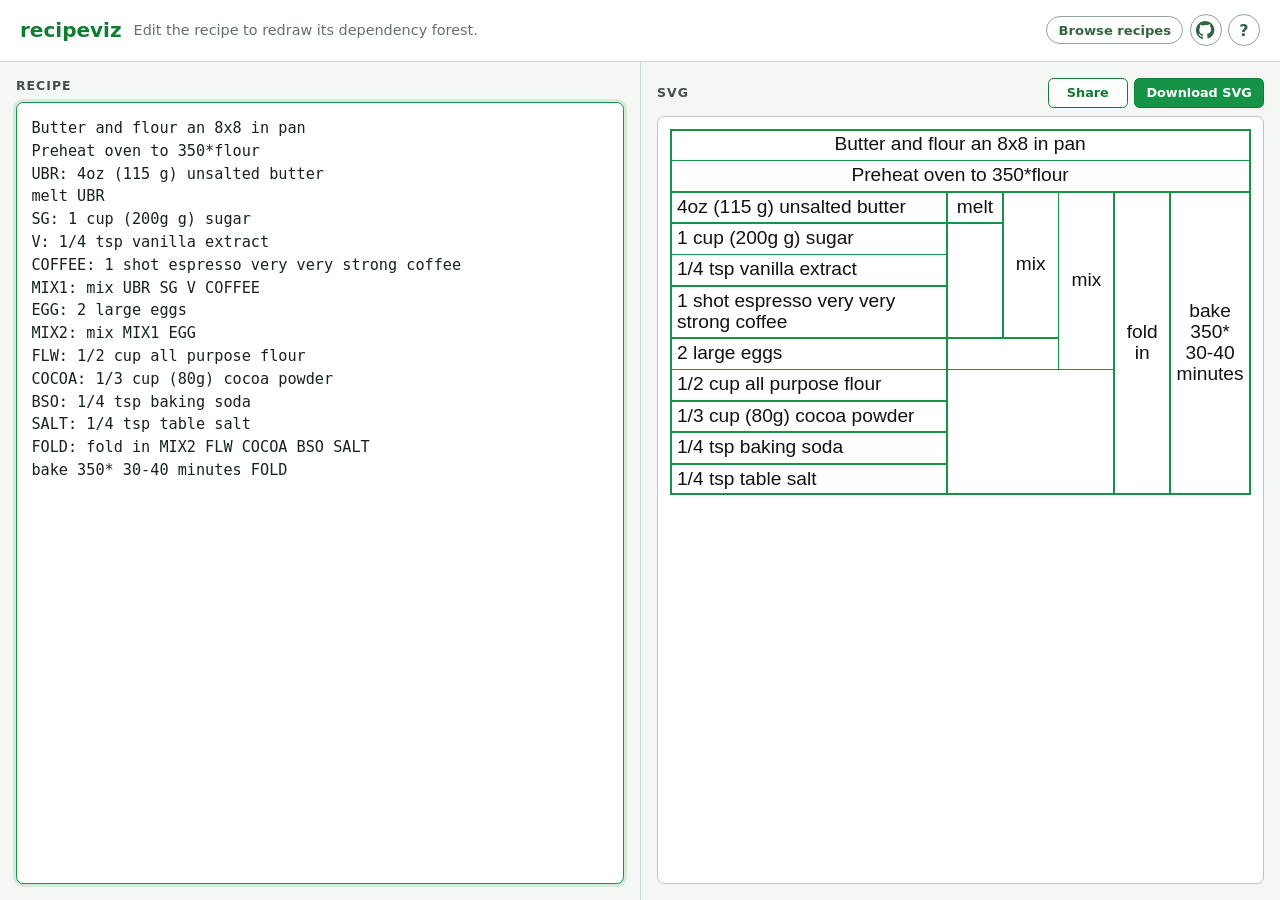
<file: docs/index.html>
<!doctype html>
<html lang="en">
<head>
  <meta charset="utf-8">
  <meta name="viewport" content="width=device-width, initial-scale=1">
  <title>recipeviz playground</title>
  <style>
    :root {
      color: #17231b;
      background: #f4f7f4;
      font-family: Inter, ui-sans-serif, system-ui, -apple-system, BlinkMacSystemFont, "Segoe UI", sans-serif;
    }

    * {
      box-sizing: border-box;
    }

    body {
      display: grid;
      grid-template-rows: auto 1fr;
      min-height: 100vh;
      margin: 0;
    }

    header {
      display: flex;
      align-items: center;
      gap: 0.75rem;
      padding: 0.9rem 1.25rem;
      border-bottom: 1px solid #cbd7cd;
      background: #fff;
    }

    h1 {
      margin: 0;
      color: #0d7d30;
      font-size: 1.25rem;
    }

    header span {
      color: #647168;
      font-size: 0.9rem;
    }

    main {
      display: grid;
      grid-template-columns: minmax(20rem, 1fr) minmax(20rem, 1fr);
      min-height: 0;
    }

    section {
      display: grid;
      grid-template-rows: auto 1fr;
      min-width: 0;
      min-height: 0;
      padding: 1rem;
    }

    section + section {
      border-left: 1px solid #cbd7cd;
    }

    label,
    .panel-title {
      margin-bottom: 0.55rem;
      color: #415048;
      font-size: 0.78rem;
      font-weight: 700;
      letter-spacing: 0.08em;
      text-transform: uppercase;
    }

    .panel-header {
      display: flex;
      align-items: center;
      justify-content: space-between;
      margin-bottom: 0.55rem;
    }

    .panel-header .panel-title {
      margin-bottom: 0;
    }

    .panel-actions {
      display: flex;
      gap: 0.4rem;
    }

    button {
      padding: 0.4rem 0.7rem;
      border: 1px solid #0d7d30;
      border-radius: 0.35rem;
      background: #159447;
      color: #fff;
      font: inherit;
      font-size: 0.8rem;
      font-weight: 650;
      cursor: pointer;
    }

    button:hover:not(:disabled) {
      background: #0d7d30;
    }

    button:focus-visible {
      outline: 3px solid rgb(21 148 71 / 25%);
      outline-offset: 2px;
    }

    button:disabled {
      border-color: #aab5ac;
      background: #c5cdc7;
      cursor: not-allowed;
    }

    .share-button {
      min-width: 5rem;
      background: #fff;
      color: #0d7d30;
    }

    .share-button:hover:not(:disabled) {
      background: #edf8f0;
    }

    .header-actions {
      display: flex;
      align-items: center;
      gap: 0.4rem;
      margin-left: auto;
    }

    .browse-link {
      padding: 0.35rem 0.7rem;
      border: 1px solid #91a397;
      border-radius: 999px;
      background: #fff;
      color: #356443;
      font-size: 0.82rem;
      font-weight: 650;
      text-decoration: none;
      white-space: nowrap;
    }

    .browse-link:hover {
      border-color: #159447;
      background: #edf8f0;
    }

    .browse-link:focus-visible {
      outline: 3px solid rgb(21 148 71 / 25%);
      outline-offset: 2px;
    }

    .github-link,
    .help-trigger {
      display: grid;
      place-items: center;
      width: 2rem;
      height: 2rem;
      padding: 0;
      border: 1px solid #91a397;
      border-radius: 50%;
      background: #fff;
      color: #356443;
      text-decoration: none;
    }

    .github-link svg {
      width: 1.15rem;
      height: 1.15rem;
      fill: currentColor;
    }

    .help-trigger {
      font-size: 1rem;
      font-weight: 800;
    }

    .github-link:hover,
    .help-trigger:hover {
      border-color: #159447;
      background: #edf8f0;
    }

    .github-link:focus-visible {
      outline: 3px solid rgb(21 148 71 / 25%);
      outline-offset: 2px;
    }

    textarea {
      width: 100%;
      min-height: 22rem;
      padding: 0.9rem;
      resize: none;
      border: 1px solid #b8c7bb;
      border-radius: 0.45rem;
      outline: none;
      background: #fff;
      color: #17231b;
      font: 0.95rem/1.5 ui-monospace, SFMono-Regular, Menlo, Monaco, Consolas, monospace;
    }

    textarea:focus {
      border-color: #159447;
      box-shadow: 0 0 0 3px rgb(21 148 71 / 14%);
    }

    .result {
      min-height: 22rem;
      overflow: auto;
      border: 1px solid #b8c7bb;
      border-radius: 0.45rem;
      background: #fff;
    }

    #output {
      display: block;
      width: 100%;
      height: auto;
      padding: 0.75rem;
      user-select: none;
    }

    #status,
    #error {
      margin: 1rem;
      padding: 0.8rem 0.9rem;
      border-radius: 0.35rem;
      white-space: pre-wrap;
    }

    #status {
      color: #647168;
      background: #eef3ef;
    }

    #error {
      color: #8d1c1c;
      background: #fff0f0;
      font-family: ui-monospace, SFMono-Regular, Menlo, Monaco, Consolas, monospace;
    }

    dialog {
      width: min(46rem, calc(100% - 2rem));
      max-height: calc(100vh - 2rem);
      padding: 0;
      overflow: auto;
      border: 0;
      border-radius: 0.75rem;
      box-shadow: 0 1.5rem 4rem rgb(24 48 31 / 25%);
      color: #17231b;
    }

    dialog::backdrop {
      background: rgb(20 35 25 / 55%);
      backdrop-filter: blur(2px);
    }

    .help-heading {
      display: grid;
      grid-template-columns: 1fr auto;
      gap: 0.25rem 1rem;
      padding: 1.1rem 1.2rem 0.9rem;
      border-bottom: 1px solid #dce5de;
      background: #f8fbf8;
    }

    .help-heading h2 {
      margin: 0;
      color: #155f2e;
      font-size: 1.2rem;
    }

    .help-heading p {
      grid-column: 1;
      margin: 0;
      color: #647168;
      font-size: 0.9rem;
    }

    .help-close {
      grid-column: 2;
      grid-row: 1 / span 2;
      align-self: start;
      width: 2rem;
      height: 2rem;
      padding: 0;
      border-color: transparent;
      border-radius: 50%;
      background: transparent;
      color: #647168;
      font-size: 1.35rem;
      line-height: 1;
    }

    .help-close:hover {
      background: #e8efe9;
      color: #17231b;
    }

    .help-grid {
      display: grid;
      grid-template-columns: 1fr 1fr;
      gap: 0.8rem;
      padding: 1rem 1.2rem;
    }

    .help-card {
      min-width: 0;
      padding: 0.9rem;
      border: 1px solid #d6e0d8;
      border-radius: 0.55rem;
      background: #fff;
    }

    .help-card h3 {
      margin: 0 0 0.7rem;
      color: #34443a;
      font-size: 0.78rem;
      letter-spacing: 0.08em;
      text-transform: uppercase;
    }

    .mini-tree {
      display: grid;
      grid-template-columns: minmax(4.5rem, 1fr) repeat(3, minmax(2.75rem, 3.35rem));
      grid-template-rows: repeat(3, 2.45rem);
      margin-bottom: 0.7rem;
      font-size: 0.78rem;
      font-weight: 700;
      text-align: center;
    }

    .mini-cell {
      display: grid;
      place-items: center;
      margin: -1px 0 0 -1px;
      border: 2px solid #159447;
    }

    .mini-source {
      justify-items: start;
      padding-left: 0.55rem;
      background: #eaf3ff;
      color: #255383;
    }

    .mini-action {
      background: #fff4d8;
      color: #76530a;
    }

    .mini-final {
      background: #e5f6e9;
      color: #155f2e;
    }

    .mini-wire {
      align-self: end;
      height: 2px;
      margin-bottom: -1px;
      background: #159447;
    }

    .mini-butter { grid-area: 1 / 1; }
    .mini-melt { grid-area: 1 / 2; }
    .mini-sugar { grid-area: 2 / 1; }
    .mini-sugar-wire { grid-area: 2 / 2; }
    .mini-mix { grid-area: 1 / 3 / 3 / 4; }
    .mini-flour { grid-area: 3 / 1; }
    .mini-flour-wire { grid-area: 3 / 2 / 4 / 4; }
    .mini-fold { grid-area: 1 / 4 / 4 / 5; }

    .help-card p {
      margin: 0;
      color: #56635b;
      font-size: 0.84rem;
      line-height: 1.4;
    }

    .syntax {
      display: grid;
      gap: 0.35rem;
      margin-bottom: 0.7rem;
      padding: 0.7rem;
      overflow-x: auto;
      border-radius: 0.4rem;
      background: #17231b;
      color: #edf4ee;
      font: 0.78rem/1.4 ui-monospace, SFMono-Regular, Menlo, Monaco, Consolas, monospace;
      white-space: nowrap;
    }

    .token-result {
      color: #d9b8ff;
      font-weight: 700;
    }

    .token-input {
      color: #ffcb7b;
      font-weight: 700;
    }

    .syntax-key {
      display: grid;
      gap: 0.35rem;
      color: #56635b;
      font-size: 0.8rem;
      line-height: 1.3;
    }

    .syntax-key b {
      display: inline-block;
      min-width: 4.6rem;
    }

    .syntax-key .token-result {
      color: #74419e;
    }

    .syntax-key .token-input {
      color: #9b5b00;
    }

    .help-rules {
      display: flex;
      flex-wrap: wrap;
      gap: 0.4rem;
      padding: 0 1.2rem 1rem;
    }

    .help-rule {
      padding: 0.35rem 0.55rem;
      border-radius: 999px;
      background: #edf3ee;
      color: #48564d;
      font-size: 0.76rem;
      font-weight: 650;
    }

    .help-note {
      margin: 0 1.2rem 1.2rem;
      padding: 0.65rem 0.75rem;
      border-left: 3px solid #d59124;
      border-radius: 0 0.35rem 0.35rem 0;
      background: #fff8e7;
      color: #66501f;
      font-size: 0.8rem;
      line-height: 1.35;
    }

    [hidden] {
      display: none !important;
    }

    @media (max-width: 640px) {
      header span {
        display: none;
      }
    }

    @media (max-width: 760px) {
      main {
        grid-template-columns: 1fr;
      }

      section + section {
        border-top: 1px solid #cbd7cd;
        border-left: 0;
      }

      textarea {
        resize: vertical;
      }

      .help-grid {
        grid-template-columns: 1fr;
      }
    }
  </style>
</head>
<body>
  <header>
    <h1>recipeviz</h1>
    <span>Edit the recipe to redraw its dependency forest.</span>
    <div class="header-actions">
      <a class="browse-link" href="browse.html">Browse recipes</a>
      <a class="github-link" href="https://github.com/hherman1/recipeviz" target="_blank" rel="noreferrer" aria-label="recipeviz on GitHub" title="View recipeviz on GitHub">
        <svg viewBox="0 0 16 16" aria-hidden="true">
          <path d="M8 0C3.58 0 0 3.58 0 8c0 3.54 2.29 6.53 5.47 7.59.4.07.55-.17.55-.38 0-.19-.01-.82-.01-1.49-2.01.37-2.53-.49-2.69-.94-.09-.23-.48-.94-.82-1.13-.28-.15-.68-.52-.01-.53.63-.01 1.08.58 1.23.82.72 1.21 1.87.87 2.33.66.07-.52.28-.87.51-1.07-1.78-.2-3.64-.89-3.64-3.95 0-.87.31-1.59.82-2.15-.08-.2-.36-1.02.08-2.12 0 0 .67-.21 2.2.82A7.5 7.5 0 0 1 8 3.5c.68 0 1.36.09 2 .27 1.53-1.04 2.2-.82 2.2-.82.44 1.1.16 1.92.08 2.12.51.56.82 1.27.82 2.15 0 3.07-1.87 3.75-3.65 3.95.29.25.54.73.54 1.48 0 1.07-.01 1.93-.01 2.2 0 .21.15.46.55.38A8.013 8.013 0 0 0 16 8c0-4.42-3.58-8-8-8Z"/>
        </svg>
      </a>
      <button class="help-trigger" id="help-open" type="button" aria-label="How recipeviz works">?</button>
    </div>
  </header>
  <main>
    <section>
      <label for="source">Recipe</label>
      <textarea id="source" spellcheck="false">Butter and flour an 8x8 in pan
Preheat oven to 350*flour
UBR: 4oz (115 g) unsalted butter
melt UBR
SG: 1 cup (200g g) sugar
V: 1/4 tsp vanilla extract
COFFEE: 1 shot espresso very very strong coffee
MIX1: mix UBR SG V COFFEE
EGG: 2 large eggs
MIX2: mix MIX1 EGG
FLW: 1/2 cup all purpose flour
COCOA: 1/3 cup (80g) cocoa powder
BSO: 1/4 tsp baking soda
SALT: 1/4 tsp table salt
FOLD: fold in MIX2 FLW COCOA BSO SALT
bake 350* 30-40 minutes FOLD</textarea>
    </section>
    <section>
      <div class="panel-header">
        <div class="panel-title">SVG</div>
        <div class="panel-actions">
          <button class="share-button" id="share" type="button" aria-live="polite">Share</button>
          <button id="download" type="button" disabled>Download SVG</button>
        </div>
      </div>
      <div class="result" aria-live="polite">
        <div id="status">Loading renderer…</div>
        <div id="error" role="alert" hidden></div>
        <img id="output" alt="Rendered recipe dependency diagram" hidden>
      </div>
    </section>
  </main>
  <dialog id="help" aria-labelledby="help-title" aria-describedby="help-summary">
    <div class="help-heading">
      <h2 id="help-title">How recipeviz works</h2>
      <p id="help-summary">Write steps as lines. Their results flow from left to right.</p>
      <button class="help-close" id="help-close" type="button" aria-label="Close help">&times;</button>
    </div>
    <div class="help-grid">
      <div class="help-card">
        <h3>Read the image</h3>
        <div class="mini-tree" role="img" aria-label="Butter is melted, mixed with sugar, then folded with flour">
          <div class="mini-cell mini-source mini-butter">butter</div>
          <div class="mini-cell mini-action mini-melt">melt</div>
          <div class="mini-cell mini-source mini-sugar">sugar</div>
          <div class="mini-wire mini-sugar-wire"></div>
          <div class="mini-cell mini-action mini-mix">mix</div>
          <div class="mini-cell mini-source mini-flour">flour</div>
          <div class="mini-wire mini-flour-wire"></div>
          <div class="mini-cell mini-final mini-fold">fold</div>
        </div>
        <p>Start on the left. Each tall action groups the rows inside its green outline; keep moving right to reach the finished step.</p>
      </div>
      <div class="help-card">
        <h3>Write a .recipe</h3>
        <div class="syntax" aria-label="Annotated recipe example">
          <code><span class="token-result">BUTTER:</span> 4 oz butter</code>
          <code>melt <span class="token-input">BUTTER</span></code>
          <code><span class="token-result">SUGAR:</span> 1 cup sugar</code>
          <code><span class="token-result">BATTER:</span> mix <span class="token-input">BUTTER SUGAR</span></code>
        </div>
        <div class="syntax-key">
          <span><b class="token-result">NAME:</b> names this line's result</span>
          <span><b class="token-input">NAME …</b> ending names are inputs</span>
          <span><b>other text</b> describes what you do</span>
        </div>
      </div>
    </div>
    <div class="help-rules" aria-label="Recipe rules">
      <span class="help-rule">One nonblank line = one step</span>
      <span class="help-rule">Names: letters + numbers only</span>
      <span class="help-rule">A result feeds at most one later step</span>
      <span class="help-rule">No cycles</span>
    </div>
    <p class="help-note"><strong>Shortcut:</strong> <code>melt BUTTER</code> has one input and no new name, so later <code>BUTTER</code> means the melted result.</p>
  </dialog>
  <script src="wasm_exec.js"></script>
  <script type="module">
    const source = document.querySelector("#source");
    const status = document.querySelector("#status");
    const error = document.querySelector("#error");
    const output = document.querySelector("#output");
    const download = document.querySelector("#download");
    const share = document.querySelector("#share");
    const help = document.querySelector("#help");
    const helpOpen = document.querySelector("#help-open");
    const helpClose = document.querySelector("#help-close");
    let currentImageURL = "";
    let shareRevision = 0;
    let shareFeedbackTimer;

    helpOpen.addEventListener("click", () => help.showModal());
    helpClose.addEventListener("click", () => help.close());
    help.addEventListener("click", event => {
      if (event.target !== help) {
        return;
      }
      const bounds = help.getBoundingClientRect();
      if (
        event.clientX < bounds.left ||
        event.clientX > bounds.right ||
        event.clientY < bounds.top ||
        event.clientY > bounds.bottom
      ) {
        help.close();
      }
    });

    async function encodeRecipe(value) {
      const compressed = new Uint8Array(await new Response(
        new Blob([value]).stream().pipeThrough(new CompressionStream("gzip")),
      ).arrayBuffer());
      let binary = "";
      for (let offset = 0; offset < compressed.length; offset += 0x8000) {
        binary += String.fromCharCode(...compressed.subarray(offset, offset + 0x8000));
      }
      return btoa(binary).replaceAll("+", "-").replaceAll("/", "_").replace(/=+$/, "");
    }

    async function decodeRecipe(value) {
      const base64 = value.replaceAll("-", "+").replaceAll("_", "/");
      const binary = atob(base64 + "=".repeat((4 - base64.length % 4) % 4));
      const compressed = Uint8Array.from(binary, character => character.charCodeAt(0));
      const decompressed = new Blob([compressed]).stream().pipeThrough(new DecompressionStream("gzip"));
      return new Response(decompressed).text();
    }

    async function updateShareURL() {
      const revision = ++shareRevision;
      try {
        const encoded = await encodeRecipe(source.value);
        if (revision !== shareRevision) {
          return;
        }
        const url = new URL(location.href);
        url.searchParams.set("recipe", encoded);
        history.replaceState(null, "", url);
      } catch (cause) {
        console.error("Could not update the share URL", cause);
      }
    }

    function showError(message) {
      if (currentImageURL) {
        URL.revokeObjectURL(currentImageURL);
        currentImageURL = "";
        output.removeAttribute("src");
      }
      download.disabled = true;
      status.hidden = true;
      output.hidden = true;
      error.textContent = message;
      error.hidden = false;
    }

    function render() {
      try {
        const result = globalThis.recipevizRender(source.value);
        if (result.error) {
          showError(result.error);
          return;
        }
        error.hidden = true;
        status.hidden = true;
        const nextImageURL = URL.createObjectURL(new Blob([result.svg], { type: "image/svg+xml;charset=utf-8" }));
        if (currentImageURL) {
          URL.revokeObjectURL(currentImageURL);
        }
        currentImageURL = nextImageURL;
        download.disabled = false;
        output.src = currentImageURL;
        output.hidden = false;
      } catch (cause) {
        showError(cause instanceof Error ? cause.message : String(cause));
      }
    }

    download.addEventListener("click", () => {
      if (!currentImageURL) {
        return;
      }
      const link = document.createElement("a");
      link.href = currentImageURL;
      link.download = "recipe.svg";
      document.body.append(link);
      link.click();
      link.remove();
    });
    share.addEventListener("click", async () => {
      clearTimeout(shareFeedbackTimer);
      try {
        await navigator.clipboard.writeText(location.href);
        share.textContent = "Copied!";
      } catch (cause) {
        share.textContent = "Copy failed";
        console.error("Could not copy the share URL", cause);
      }
      shareFeedbackTimer = setTimeout(() => {
        share.textContent = "Share";
      }, 1600);
    });

    let sharedRecipeError = "";
    const sharedRecipe = new URL(location.href).searchParams.get("recipe");
    if (sharedRecipe !== null) {
      try {
        source.value = await decodeRecipe(sharedRecipe);
      } catch (cause) {
        sharedRecipeError = `Invalid shared recipe: ${cause instanceof Error ? cause.message : String(cause)}`;
      }
    }
    try {
      const go = new Go();
      const response = await fetch("recipeviz.wasm");
      if (!response.ok) {
        throw new Error(`Loading recipeviz.wasm failed: ${response.status} ${response.statusText}`);
      }
      const { instance } = await WebAssembly.instantiate(await response.arrayBuffer(), go.importObject);
      void go.run(instance);
      for (let attempt = 0; typeof globalThis.recipevizRender !== "function" && attempt < 100; attempt++) {
        await new Promise(resolve => requestAnimationFrame(resolve));
      }
      if (typeof globalThis.recipevizRender !== "function") {
        throw new Error("The WebAssembly renderer did not start.");
      }
      source.addEventListener("input", () => {
        clearTimeout(shareFeedbackTimer);
        share.textContent = "Share";
        render();
        void updateShareURL();
      });
      if (sharedRecipeError) {
        showError(sharedRecipeError);
      } else {
        render();
      }
      source.focus();
    } catch (cause) {
      showError(cause instanceof Error ? cause.message : String(cause));
    }
  </script>
</body>
</html>
</file>
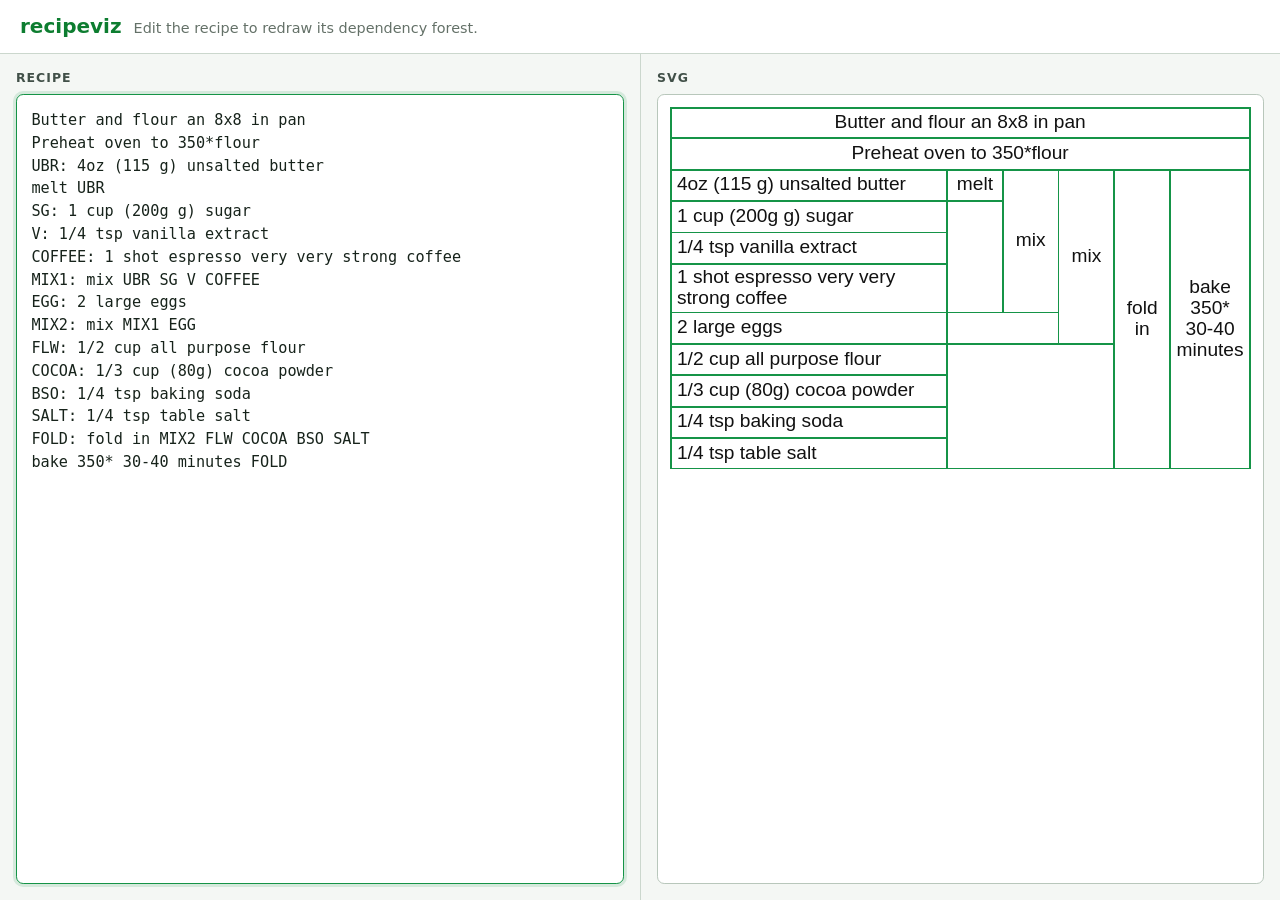
<file: interactive/index.html>
<!doctype html>
<html lang="en">
<head>
  <meta charset="utf-8">
  <meta name="viewport" content="width=device-width, initial-scale=1">
  <title>recipeviz playground</title>
  <style>
    :root {
      color: #17231b;
      background: #f4f7f4;
      font-family: Inter, ui-sans-serif, system-ui, -apple-system, BlinkMacSystemFont, "Segoe UI", sans-serif;
    }

    * {
      box-sizing: border-box;
    }

    body {
      display: grid;
      grid-template-rows: auto 1fr;
      min-height: 100vh;
      margin: 0;
    }

    header {
      display: flex;
      align-items: baseline;
      gap: 0.75rem;
      padding: 0.9rem 1.25rem;
      border-bottom: 1px solid #cbd7cd;
      background: #fff;
    }

    h1 {
      margin: 0;
      color: #0d7d30;
      font-size: 1.25rem;
    }

    header span {
      color: #647168;
      font-size: 0.9rem;
    }

    main {
      display: grid;
      grid-template-columns: minmax(20rem, 1fr) minmax(20rem, 1fr);
      min-height: 0;
    }

    section {
      display: grid;
      grid-template-rows: auto 1fr;
      min-width: 0;
      min-height: 0;
      padding: 1rem;
    }

    section + section {
      border-left: 1px solid #cbd7cd;
    }

    label,
    .panel-title {
      margin-bottom: 0.55rem;
      color: #415048;
      font-size: 0.78rem;
      font-weight: 700;
      letter-spacing: 0.08em;
      text-transform: uppercase;
    }

    textarea {
      width: 100%;
      min-height: 22rem;
      padding: 0.9rem;
      resize: none;
      border: 1px solid #b8c7bb;
      border-radius: 0.45rem;
      outline: none;
      background: #fff;
      color: #17231b;
      font: 0.95rem/1.5 ui-monospace, SFMono-Regular, Menlo, Monaco, Consolas, monospace;
    }

    textarea:focus {
      border-color: #159447;
      box-shadow: 0 0 0 3px rgb(21 148 71 / 14%);
    }

    .result {
      min-height: 22rem;
      overflow: auto;
      border: 1px solid #b8c7bb;
      border-radius: 0.45rem;
      background: #fff;
    }

    #output {
      min-width: min-content;
      padding: 0.75rem;
    }

    #output svg {
      display: block;
      width: 100%;
      height: auto;
    }

    #status,
    #error {
      margin: 1rem;
      padding: 0.8rem 0.9rem;
      border-radius: 0.35rem;
      white-space: pre-wrap;
    }

    #status {
      color: #647168;
      background: #eef3ef;
    }

    #error {
      color: #8d1c1c;
      background: #fff0f0;
      font-family: ui-monospace, SFMono-Regular, Menlo, Monaco, Consolas, monospace;
    }

    [hidden] {
      display: none !important;
    }

    @media (max-width: 760px) {
      main {
        grid-template-columns: 1fr;
      }

      section + section {
        border-top: 1px solid #cbd7cd;
        border-left: 0;
      }

      textarea {
        resize: vertical;
      }
    }
  </style>
</head>
<body>
  <header>
    <h1>recipeviz</h1>
    <span>Edit the recipe to redraw its dependency forest.</span>
  </header>
  <main>
    <section>
      <label for="source">Recipe</label>
      <textarea id="source" spellcheck="false">Butter and flour an 8x8 in pan
Preheat oven to 350*flour
UBR: 4oz (115 g) unsalted butter
melt UBR
SG: 1 cup (200g g) sugar
V: 1/4 tsp vanilla extract
COFFEE: 1 shot espresso very very strong coffee
MIX1: mix UBR SG V COFFEE
EGG: 2 large eggs
MIX2: mix MIX1 EGG
FLW: 1/2 cup all purpose flour
COCOA: 1/3 cup (80g) cocoa powder
BSO: 1/4 tsp baking soda
SALT: 1/4 tsp table salt
FOLD: fold in MIX2 FLW COCOA BSO SALT
bake 350* 30-40 minutes FOLD</textarea>
    </section>
    <section>
      <div class="panel-title">SVG</div>
      <div class="result" aria-live="polite">
        <div id="status">Loading renderer…</div>
        <div id="error" role="alert" hidden></div>
        <div id="output" hidden></div>
      </div>
    </section>
  </main>
  <script src="wasm_exec.js"></script>
  <script type="module">
    const source = document.querySelector("#source");
    const status = document.querySelector("#status");
    const error = document.querySelector("#error");
    const output = document.querySelector("#output");

    function showError(message) {
      status.hidden = true;
      output.hidden = true;
      error.textContent = message;
      error.hidden = false;
    }

    function render() {
      try {
        const result = globalThis.recipevizRender(source.value);
        if (result.error) {
          showError(result.error);
          return;
        }
        error.hidden = true;
        status.hidden = true;
        output.innerHTML = result.svg;
        output.hidden = false;
      } catch (cause) {
        showError(cause instanceof Error ? cause.message : String(cause));
      }
    }

    source.addEventListener("input", render);

    try {
      const go = new Go();
      const response = await fetch("recipeviz.wasm");
      if (!response.ok) {
        throw new Error(`Loading recipeviz.wasm failed: ${response.status} ${response.statusText}`);
      }
      const { instance } = await WebAssembly.instantiate(await response.arrayBuffer(), go.importObject);
      void go.run(instance);
      for (let attempt = 0; typeof globalThis.recipevizRender !== "function" && attempt < 100; attempt++) {
        await new Promise(resolve => requestAnimationFrame(resolve));
      }
      if (typeof globalThis.recipevizRender !== "function") {
        throw new Error("The WebAssembly renderer did not start.");
      }
      render();
      source.focus();
    } catch (cause) {
      showError(cause instanceof Error ? cause.message : String(cause));
    }
  </script>
</body>
</html>
</file>
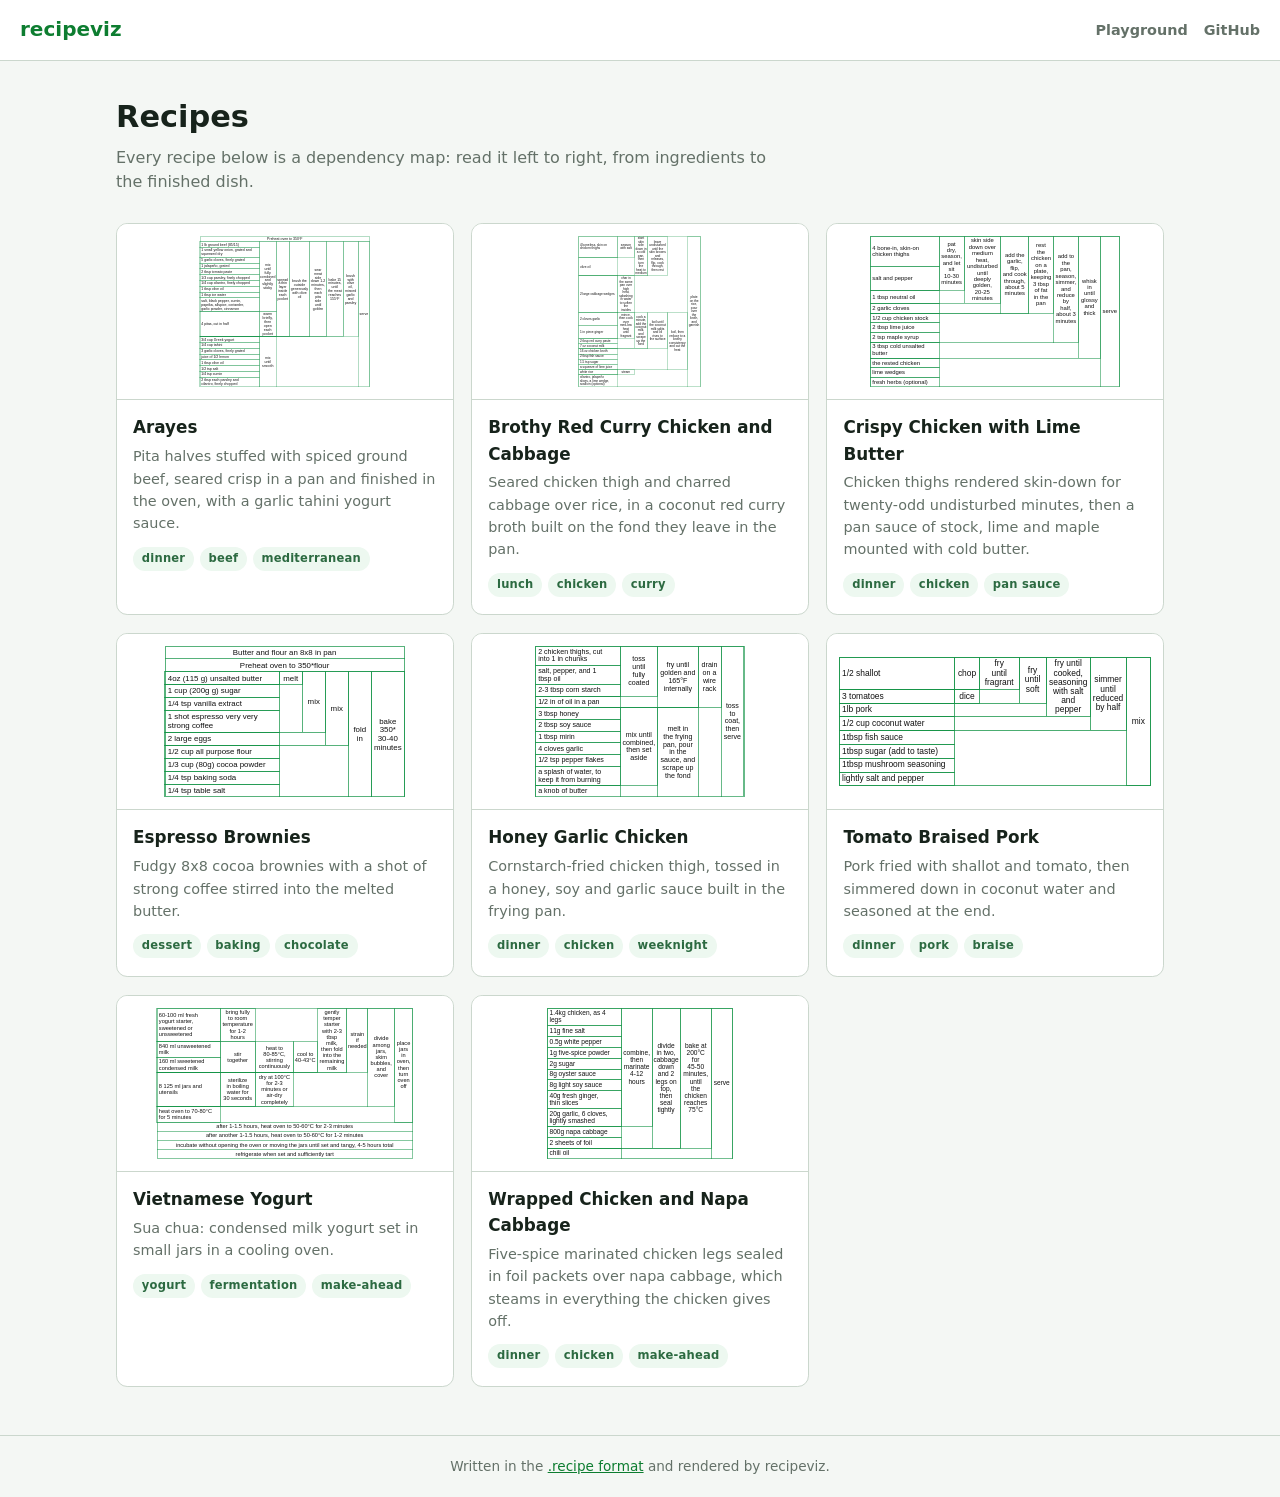
<file: docs/browse.html>
<!doctype html>
<html lang="en">
<head>
  <meta charset="utf-8">
  <meta name="viewport" content="width=device-width, initial-scale=1">
  <title>Browse recipes · recipeviz</title>
  <meta name="description" content="Recipes rendered as recipeviz dependency diagrams.">
  <link rel="stylesheet" href="site.css">
</head>
<body>
  <header class="site-header">
    <a class="brand" href="index.html">recipeviz</a>
    <nav class="site-nav">
      <a href="index.html">Playground</a>
      <a href="https://github.com/hherman1/recipeviz">GitHub</a>
    </nav>
  </header>
  <main class="browse">
    <div class="lede">
      <h1>Recipes</h1>
      <p>Every recipe below is a dependency map: read it left to right, from ingredients to the finished dish.</p>
    </div>
    <ul class="cards">
      <li>
        <a class="card" href="recipes/arayes.html">
          <div class="card-diagram"><svg xmlns="http://www.w3.org/2000/svg" viewBox="0 0 1052 936"><rect width="1052" height="936" fill="#fff"/><g fill="none" stroke="#159447" stroke-width="2" shape-rendering="crispEdges"><rect x="1" y="1" width="1050" height="934"/><line x1="0" y1="36" x2="1052" y2="36"/><rect x="0" y="36" width="368" height="36"/><rect x="0" y="72" width="368" height="60"/><rect x="0" y="132" width="368" height="36"/><rect x="0" y="168" width="368" height="36"/><rect x="0" y="204" width="368" height="36"/><rect x="0" y="240" width="368" height="36"/><rect x="0" y="276" width="368" height="36"/><rect x="0" y="312" width="368" height="36"/><rect x="0" y="348" width="368" height="36"/><rect x="0" y="384" width="368" height="84"/><rect x="368" y="36" width="104" height="432"/><line x1="0" y1="468" x2="368" y2="468"/><rect x="0" y="468" width="368" height="156"/><rect x="368" y="468" width="104" height="156"/><line x1="0" y1="624" x2="368" y2="624"/><rect x="472" y="36" width="82" height="588"/><line x1="0" y1="624" x2="472" y2="624"/><rect x="554" y="36" width="126" height="588"/><line x1="0" y1="624" x2="554" y2="624"/><rect x="680" y="36" width="104" height="588"/><line x1="0" y1="624" x2="680" y2="624"/><rect x="784" y="36" width="104" height="588"/><line x1="0" y1="624" x2="784" y2="624"/><rect x="888" y="36" width="93" height="588"/><line x1="0" y1="624" x2="888" y2="624"/><rect x="0" y="624" width="368" height="36"/><rect x="0" y="660" width="368" height="36"/><rect x="0" y="696" width="368" height="36"/><rect x="0" y="732" width="368" height="36"/><rect x="0" y="768" width="368" height="36"/><rect x="0" y="804" width="368" height="36"/><rect x="0" y="840" width="368" height="36"/><rect x="0" y="876" width="368" height="60"/><rect x="368" y="624" width="104" height="312"/><line x1="0" y1="936" x2="368" y2="936"/><rect x="981" y="36" width="71" height="900"/></g><g fill="#111" font-family="Arial, sans-serif" font-size="22"><text x="526" y="24" text-anchor="middle"><tspan x="526">Preheat oven to 350°F</tspan></text><text x="8" y="60" text-anchor="start"><tspan x="8">1 lb ground beef (85/15)</tspan></text><text x="8" y="96" text-anchor="start"><tspan x="8">1 small yellow onion, grated and</tspan><tspan x="8" dy="24">squeezed dry</tspan></text><text x="8" y="156" text-anchor="start"><tspan x="8">5 garlic cloves, finely grated</tspan></text><text x="8" y="192" text-anchor="start"><tspan x="8">1 jalapeño, grated</tspan></text><text x="8" y="228" text-anchor="start"><tspan x="8">2 tbsp tomato paste</tspan></text><text x="8" y="264" text-anchor="start"><tspan x="8">1/3 cup parsley, finely chopped</tspan></text><text x="8" y="300" text-anchor="start"><tspan x="8">1/4 cup cilantro, finely chopped</tspan></text><text x="8" y="336" text-anchor="start"><tspan x="8">1 tbsp olive oil</tspan></text><text x="8" y="372" text-anchor="start"><tspan x="8">1 tbsp ice water</tspan></text><text x="8" y="408" text-anchor="start"><tspan x="8">salt, black pepper, cumin,</tspan><tspan x="8" dy="24">paprika, allspice, coriander,</tspan><tspan x="8" dy="24">garlic powder, cinnamon</tspan></text><text x="420" y="186" text-anchor="middle"><tspan x="420">mix</tspan><tspan x="420" dy="24">until</tspan><tspan x="420" dy="24">fully</tspan><tspan x="420" dy="24">combined</tspan><tspan x="420" dy="24">and</tspan><tspan x="420" dy="24">slightly</tspan><tspan x="420" dy="24">sticky</tspan></text><text x="8" y="552" text-anchor="start"><tspan x="8">4 pitas, cut in half</tspan></text><text x="420" y="492" text-anchor="middle"><tspan x="420">warm</tspan><tspan x="420" dy="24">briefly,</tspan><tspan x="420" dy="24">then</tspan><tspan x="420" dy="24">open</tspan><tspan x="420" dy="24">each</tspan><tspan x="420" dy="24">pocket</tspan></text><text x="513" y="276" text-anchor="middle"><tspan x="513">spread</tspan><tspan x="513" dy="24">a thin</tspan><tspan x="513" dy="24">layer</tspan><tspan x="513" dy="24">inside</tspan><tspan x="513" dy="24">each</tspan><tspan x="513" dy="24">pocket</tspan></text><text x="617" y="288" text-anchor="middle"><tspan x="617">brush the</tspan><tspan x="617" dy="24">outside</tspan><tspan x="617" dy="24">generously</tspan><tspan x="617" dy="24">with olive</tspan><tspan x="617" dy="24">oil</tspan></text><text x="732" y="216" text-anchor="middle"><tspan x="732">sear</tspan><tspan x="732" dy="24">meat</tspan><tspan x="732" dy="24">side</tspan><tspan x="732" dy="24">down 1-2</tspan><tspan x="732" dy="24">minutes,</tspan><tspan x="732" dy="24">then</tspan><tspan x="732" dy="24">each</tspan><tspan x="732" dy="24">pita</tspan><tspan x="732" dy="24">side</tspan><tspan x="732" dy="24">until</tspan><tspan x="732" dy="24">golden</tspan></text><text x="836" y="276" text-anchor="middle"><tspan x="836">bake 15</tspan><tspan x="836" dy="24">minutes,</tspan><tspan x="836" dy="24">until</tspan><tspan x="836" dy="24">the meat</tspan><tspan x="836" dy="24">reaches</tspan><tspan x="836" dy="24">155°F</tspan></text><text x="934" y="252" text-anchor="middle"><tspan x="934">brush</tspan><tspan x="934" dy="24">with</tspan><tspan x="934" dy="24">olive</tspan><tspan x="934" dy="24">oil,</tspan><tspan x="934" dy="24">minced</tspan><tspan x="934" dy="24">garlic</tspan><tspan x="934" dy="24">and</tspan><tspan x="934" dy="24">parsley</tspan></text><text x="8" y="648" text-anchor="start"><tspan x="8">3/4 cup Greek yogurt</tspan></text><text x="8" y="684" text-anchor="start"><tspan x="8">1/4 cup tahini</tspan></text><text x="8" y="720" text-anchor="start"><tspan x="8">3 garlic cloves, finely grated</tspan></text><text x="8" y="756" text-anchor="start"><tspan x="8">juice of 1/2 lemon</tspan></text><text x="8" y="792" text-anchor="start"><tspan x="8">1 tbsp olive oil</tspan></text><text x="8" y="828" text-anchor="start"><tspan x="8">1/2 tsp salt</tspan></text><text x="8" y="864" text-anchor="start"><tspan x="8">1/4 tsp cumin</tspan></text><text x="8" y="900" text-anchor="start"><tspan x="8">2 tbsp each parsley and</tspan><tspan x="8" dy="24">cilantro, finely chopped</tspan></text><text x="420" y="762" text-anchor="middle"><tspan x="420">mix</tspan><tspan x="420" dy="24">until</tspan><tspan x="420" dy="24">smooth</tspan></text><text x="1016" y="492" text-anchor="middle"><tspan x="1016">serve</tspan></text></g></svg></div>
          <div class="card-text">
            <h2>Arayes</h2>
            <p>Pita halves stuffed with spiced ground beef, seared crisp in a pan and finished in the oven, with a garlic tahini yogurt sauce.</p>
            <ul class="tags">
              <li>dinner</li>
              <li>beef</li>
              <li>mediterranean</li>
            </ul>
          </div>
        </a>
      </li>
      <li>
        <a class="card" href="recipes/brothy-red-curry-chicken-and-cabbage.html">
          <div class="card-diagram"><svg xmlns="http://www.w3.org/2000/svg" viewBox="0 0 844 1044"><rect width="844" height="1044" fill="#fff"/><g fill="none" stroke="#159447" stroke-width="2" shape-rendering="crispEdges"><rect x="1" y="1" width="842" height="1042"/><rect x="0" y="0" width="269" height="150"/><rect x="269" y="0" width="115" height="150"/><line x1="0" y1="150" x2="269" y2="150"/><rect x="0" y="150" width="269" height="126"/><rect x="384" y="0" width="93" height="276"/><line x1="0" y1="276" x2="384" y2="276"/><rect x="477" y="0" width="137" height="276"/><line x1="0" y1="276" x2="477" y2="276"/><rect x="0" y="276" width="269" height="252"/><rect x="269" y="276" width="115" height="252"/><line x1="0" y1="528" x2="269" y2="528"/><rect x="0" y="528" width="269" height="90"/><rect x="0" y="618" width="269" height="90"/><rect x="269" y="528" width="115" height="180"/><line x1="0" y1="708" x2="269" y2="708"/><rect x="0" y="708" width="269" height="36"/><rect x="0" y="744" width="269" height="36"/><rect x="384" y="528" width="93" height="252"/><line x1="0" y1="780" x2="384" y2="780"/><rect x="477" y="528" width="137" height="252"/><line x1="0" y1="780" x2="477" y2="780"/><rect x="0" y="780" width="269" height="36"/><rect x="0" y="816" width="269" height="36"/><rect x="0" y="852" width="269" height="36"/><rect x="0" y="888" width="269" height="36"/><rect x="614" y="528" width="137" height="396"/><line x1="0" y1="924" x2="614" y2="924"/><rect x="0" y="924" width="269" height="36"/><rect x="269" y="924" width="115" height="36"/><line x1="0" y1="960" x2="269" y2="960"/><rect x="0" y="960" width="269" height="84"/><rect x="751" y="0" width="93" height="1044"/></g><g fill="#111" font-family="Arial, sans-serif" font-size="22"><text x="8" y="69" text-anchor="start"><tspan x="8">4 boneless, skin on</tspan><tspan x="8" dy="24">chicken thighs</tspan></text><text x="326" y="69" text-anchor="middle"><tspan x="326">season</tspan><tspan x="326" dy="24">with salt</tspan></text><text x="8" y="219" text-anchor="start"><tspan x="8">olive oil</tspan></text><text x="430" y="24" text-anchor="middle"><tspan x="430">start</tspan><tspan x="430" dy="24">skin</tspan><tspan x="430" dy="24">side</tspan><tspan x="430" dy="24">down in</tspan><tspan x="430" dy="24">a cold</tspan><tspan x="430" dy="24">pan,</tspan><tspan x="430" dy="24">then</tspan><tspan x="430" dy="24">turn</tspan><tspan x="430" dy="24">the</tspan><tspan x="430" dy="24">heat to</tspan><tspan x="430" dy="24">medium</tspan></text><text x="545" y="48" text-anchor="middle"><tspan x="545">leave</tspan><tspan x="545" dy="24">undisturbed</tspan><tspan x="545" dy="24">until the</tspan><tspan x="545" dy="24">skin browns</tspan><tspan x="545" dy="24">and</tspan><tspan x="545" dy="24">releases,</tspan><tspan x="545" dy="24">flip, cook</tspan><tspan x="545" dy="24">through,</tspan><tspan x="545" dy="24">then rest</tspan></text><text x="8" y="408" text-anchor="start"><tspan x="8">2 large cabbage wedges</tspan></text><text x="326" y="300" text-anchor="middle"><tspan x="326">char in</tspan><tspan x="326" dy="24">the same</tspan><tspan x="326" dy="24">pan over</tspan><tspan x="326" dy="24">high</tspan><tspan x="326" dy="24">heat,</tspan><tspan x="326" dy="24">splashing</tspan><tspan x="326" dy="24">in water</tspan><tspan x="326" dy="24">to soften</tspan><tspan x="326" dy="24">the</tspan><tspan x="326" dy="24">insides</tspan></text><text x="8" y="579" text-anchor="start"><tspan x="8">2 cloves garlic</tspan></text><text x="8" y="669" text-anchor="start"><tspan x="8">1 in piece ginger</tspan></text><text x="326" y="552" text-anchor="middle"><tspan x="326">mince,</tspan><tspan x="326" dy="24">then cook</tspan><tspan x="326" dy="24">over</tspan><tspan x="326" dy="24">med-low</tspan><tspan x="326" dy="24">heat</tspan><tspan x="326" dy="24">until</tspan><tspan x="326" dy="24">fragrant</tspan></text><text x="8" y="732" text-anchor="start"><tspan x="8">2 tbsp red curry paste</tspan></text><text x="8" y="768" text-anchor="start"><tspan x="8">7 oz coconut milk</tspan></text><text x="430" y="564" text-anchor="middle"><tspan x="430">cook a</tspan><tspan x="430" dy="24">minute,</tspan><tspan x="430" dy="24">add the</tspan><tspan x="430" dy="24">coconut</tspan><tspan x="430" dy="24">milk,</tspan><tspan x="430" dy="24">and</tspan><tspan x="430" dy="24">scrape</tspan><tspan x="430" dy="24">up the</tspan><tspan x="430" dy="24">fond</tspan></text><text x="545" y="600" text-anchor="middle"><tspan x="545">boil until</tspan><tspan x="545" dy="24">the coconut</tspan><tspan x="545" dy="24">milk splits</tspan><tspan x="545" dy="24">and oil</tspan><tspan x="545" dy="24">rises to</tspan><tspan x="545" dy="24">the surface</tspan></text><text x="8" y="804" text-anchor="start"><tspan x="8">16 oz chicken broth</tspan></text><text x="8" y="840" text-anchor="start"><tspan x="8">2 tbsp fish sauce</tspan></text><text x="8" y="876" text-anchor="start"><tspan x="8">1.5 tsp sugar</tspan></text><text x="8" y="912" text-anchor="start"><tspan x="8">a squeeze of lime juice</tspan></text><text x="682" y="672" text-anchor="middle"><tspan x="682">boil, then</tspan><tspan x="682" dy="24">reduce to a</tspan><tspan x="682" dy="24">brothy</tspan><tspan x="682" dy="24">consistency</tspan><tspan x="682" dy="24">and cut the</tspan><tspan x="682" dy="24">heat</tspan></text><text x="8" y="948" text-anchor="start"><tspan x="8">white rice</tspan></text><text x="326" y="948" text-anchor="middle"><tspan x="326">steam</tspan></text><text x="8" y="984" text-anchor="start"><tspan x="8">cilantro, jalapeño</tspan><tspan x="8" dy="24">slices, a lime wedge,</tspan><tspan x="8" dy="24">scallion (optional)</tspan></text><text x="797" y="432" text-anchor="middle"><tspan x="797">plate</tspan><tspan x="797" dy="24">on the</tspan><tspan x="797" dy="24">rice,</tspan><tspan x="797" dy="24">pour</tspan><tspan x="797" dy="24">over</tspan><tspan x="797" dy="24">the</tspan><tspan x="797" dy="24">broth,</tspan><tspan x="797" dy="24">and</tspan><tspan x="797" dy="24">garnish</tspan></text></g></svg></div>
          <div class="card-text">
            <h2>Brothy Red Curry Chicken and Cabbage</h2>
            <p>Seared chicken thigh and charred cabbage over rice, in a coconut red curry broth built on the fond they leave in the pan.</p>
            <ul class="tags">
              <li>lunch</li>
              <li>chicken</li>
              <li>curry</li>
            </ul>
          </div>
        </a>
      </li>
      <li>
        <a class="card" href="recipes/crispy-chicken-with-lime-butter.html">
          <div class="card-diagram"><svg xmlns="http://www.w3.org/2000/svg" viewBox="0 0 931 564"><rect width="931" height="564" fill="#fff"/><g fill="none" stroke="#159447" stroke-width="2" shape-rendering="crispEdges"><rect x="1" y="1" width="929" height="562"/><rect x="0" y="0" width="258" height="114"/><rect x="0" y="114" width="258" height="90"/><rect x="258" y="0" width="93" height="204"/><line x1="0" y1="204" x2="258" y2="204"/><rect x="0" y="204" width="258" height="48"/><rect x="351" y="0" width="137" height="252"/><line x1="0" y1="252" x2="351" y2="252"/><rect x="0" y="252" width="258" height="36"/><rect x="488" y="0" width="104" height="288"/><line x1="0" y1="288" x2="488" y2="288"/><rect x="592" y="0" width="93" height="288"/><line x1="0" y1="288" x2="592" y2="288"/><rect x="0" y="288" width="258" height="36"/><rect x="0" y="324" width="258" height="36"/><rect x="0" y="360" width="258" height="36"/><rect x="685" y="0" width="93" height="396"/><line x1="0" y1="396" x2="685" y2="396"/><rect x="0" y="396" width="258" height="60"/><rect x="778" y="0" width="82" height="456"/><line x1="0" y1="456" x2="778" y2="456"/><rect x="0" y="456" width="258" height="36"/><rect x="0" y="492" width="258" height="36"/><rect x="0" y="528" width="258" height="36"/><rect x="860" y="0" width="71" height="564"/></g><g fill="#111" font-family="Arial, sans-serif" font-size="22"><text x="8" y="51" text-anchor="start"><tspan x="8">4 bone-in, skin-on</tspan><tspan x="8" dy="24">chicken thighs</tspan></text><text x="8" y="165" text-anchor="start"><tspan x="8">salt and pepper</tspan></text><text x="304" y="36" text-anchor="middle"><tspan x="304">pat</tspan><tspan x="304" dy="24">dry,</tspan><tspan x="304" dy="24">season,</tspan><tspan x="304" dy="24">and let</tspan><tspan x="304" dy="24">sit</tspan><tspan x="304" dy="24">10-30</tspan><tspan x="304" dy="24">minutes</tspan></text><text x="8" y="234" text-anchor="start"><tspan x="8">1 tbsp neutral oil</tspan></text><text x="419" y="24" text-anchor="middle"><tspan x="419">skin side</tspan><tspan x="419" dy="24">down over</tspan><tspan x="419" dy="24">medium</tspan><tspan x="419" dy="24">heat,</tspan><tspan x="419" dy="24">undisturbed</tspan><tspan x="419" dy="24">until</tspan><tspan x="419" dy="24">deeply</tspan><tspan x="419" dy="24">golden,</tspan><tspan x="419" dy="24">20-25</tspan><tspan x="419" dy="24">minutes</tspan></text><text x="8" y="276" text-anchor="start"><tspan x="8">2 garlic cloves</tspan></text><text x="540" y="78" text-anchor="middle"><tspan x="540">add the</tspan><tspan x="540" dy="24">garlic,</tspan><tspan x="540" dy="24">flip,</tspan><tspan x="540" dy="24">and cook</tspan><tspan x="540" dy="24">through,</tspan><tspan x="540" dy="24">about 5</tspan><tspan x="540" dy="24">minutes</tspan></text><text x="638" y="42" text-anchor="middle"><tspan x="638">rest</tspan><tspan x="638" dy="24">the</tspan><tspan x="638" dy="24">chicken</tspan><tspan x="638" dy="24">on a</tspan><tspan x="638" dy="24">plate,</tspan><tspan x="638" dy="24">keeping</tspan><tspan x="638" dy="24">3 tbsp</tspan><tspan x="638" dy="24">of fat</tspan><tspan x="638" dy="24">in the</tspan><tspan x="638" dy="24">pan</tspan></text><text x="8" y="312" text-anchor="start"><tspan x="8">1/2 cup chicken stock</tspan></text><text x="8" y="348" text-anchor="start"><tspan x="8">2 tbsp lime juice</tspan></text><text x="8" y="384" text-anchor="start"><tspan x="8">2 tsp maple syrup</tspan></text><text x="731" y="84" text-anchor="middle"><tspan x="731">add to</tspan><tspan x="731" dy="24">the</tspan><tspan x="731" dy="24">pan,</tspan><tspan x="731" dy="24">season,</tspan><tspan x="731" dy="24">simmer,</tspan><tspan x="731" dy="24">and</tspan><tspan x="731" dy="24">reduce</tspan><tspan x="731" dy="24">by</tspan><tspan x="731" dy="24">half,</tspan><tspan x="731" dy="24">about 3</tspan><tspan x="731" dy="24">minutes</tspan></text><text x="8" y="420" text-anchor="start"><tspan x="8">3 tbsp cold unsalted</tspan><tspan x="8" dy="24">butter</tspan></text><text x="819" y="174" text-anchor="middle"><tspan x="819">whisk</tspan><tspan x="819" dy="24">in</tspan><tspan x="819" dy="24">until</tspan><tspan x="819" dy="24">glossy</tspan><tspan x="819" dy="24">and</tspan><tspan x="819" dy="24">thick</tspan></text><text x="8" y="480" text-anchor="start"><tspan x="8">the rested chicken</tspan></text><text x="8" y="516" text-anchor="start"><tspan x="8">lime wedges</tspan></text><text x="8" y="552" text-anchor="start"><tspan x="8">fresh herbs (optional)</tspan></text><text x="895" y="288" text-anchor="middle"><tspan x="895">serve</tspan></text></g></svg></div>
          <div class="card-text">
            <h2>Crispy Chicken with Lime Butter</h2>
            <p>Chicken thighs rendered skin-down for twenty-odd undisturbed minutes, then a pan sauce of stock, lime and maple mounted with cold butter.</p>
            <ul class="tags">
              <li>dinner</li>
              <li>chicken</li>
              <li>pan sauce</li>
            </ul>
          </div>
        </a>
      </li>
      <li>
        <a class="card" href="recipes/espresso-brownies.html">
          <div class="card-diagram"><svg xmlns="http://www.w3.org/2000/svg" viewBox="0 0 667 420"><rect width="667" height="420" fill="#fff"/><g fill="none" stroke="#159447" stroke-width="2" shape-rendering="crispEdges"><rect x="1" y="1" width="665" height="418"/><line x1="0" y1="36" x2="667" y2="36"/><line x1="0" y1="72" x2="667" y2="72"/><rect x="0" y="72" width="318" height="36"/><rect x="318" y="72" width="64" height="36"/><line x1="0" y1="108" x2="318" y2="108"/><rect x="0" y="108" width="318" height="36"/><rect x="0" y="144" width="318" height="36"/><rect x="0" y="180" width="318" height="60"/><rect x="382" y="72" width="64" height="168"/><line x1="0" y1="240" x2="382" y2="240"/><rect x="0" y="240" width="318" height="36"/><rect x="446" y="72" width="64" height="204"/><line x1="0" y1="276" x2="446" y2="276"/><rect x="0" y="276" width="318" height="36"/><rect x="0" y="312" width="318" height="36"/><rect x="0" y="348" width="318" height="36"/><rect x="0" y="384" width="318" height="36"/><rect x="510" y="72" width="64" height="348"/><line x1="0" y1="420" x2="510" y2="420"/><rect x="574" y="72" width="93" height="348"/></g><g fill="#111" font-family="Arial, sans-serif" font-size="22"><text x="333" y="24" text-anchor="middle"><tspan x="333">Butter and flour an 8x8 in pan</tspan></text><text x="333" y="60" text-anchor="middle"><tspan x="333">Preheat oven to 350*flour</tspan></text><text x="8" y="96" text-anchor="start"><tspan x="8">4oz (115 g) unsalted butter</tspan></text><text x="350" y="96" text-anchor="middle"><tspan x="350">melt</tspan></text><text x="8" y="132" text-anchor="start"><tspan x="8">1 cup (200g g) sugar</tspan></text><text x="8" y="168" text-anchor="start"><tspan x="8">1/4 tsp vanilla extract</tspan></text><text x="8" y="204" text-anchor="start"><tspan x="8">1 shot espresso very very</tspan><tspan x="8" dy="24">strong coffee</tspan></text><text x="414" y="162" text-anchor="middle"><tspan x="414">mix</tspan></text><text x="8" y="264" text-anchor="start"><tspan x="8">2 large eggs</tspan></text><text x="478" y="180" text-anchor="middle"><tspan x="478">mix</tspan></text><text x="8" y="300" text-anchor="start"><tspan x="8">1/2 cup all purpose flour</tspan></text><text x="8" y="336" text-anchor="start"><tspan x="8">1/3 cup (80g) cocoa powder</tspan></text><text x="8" y="372" text-anchor="start"><tspan x="8">1/4 tsp baking soda</tspan></text><text x="8" y="408" text-anchor="start"><tspan x="8">1/4 tsp table salt</tspan></text><text x="542" y="240" text-anchor="middle"><tspan x="542">fold</tspan><tspan x="542" dy="24">in</tspan></text><text x="620" y="216" text-anchor="middle"><tspan x="620">bake</tspan><tspan x="620" dy="24">350*</tspan><tspan x="620" dy="24">30-40</tspan><tspan x="620" dy="24">minutes</tspan></text></g></svg></div>
          <div class="card-text">
            <h2>Espresso Brownies</h2>
            <p>Fudgy 8x8 cocoa brownies with a shot of strong coffee stirred into the melted butter.</p>
            <ul class="tags">
              <li>dessert</li>
              <li>baking</li>
              <li>chocolate</li>
            </ul>
          </div>
        </a>
      </li>
      <li>
        <a class="card" href="recipes/honey-garlic-chicken.html">
          <div class="card-diagram"><svg xmlns="http://www.w3.org/2000/svg" viewBox="0 0 646 468"><rect width="646" height="468" fill="#fff"/><g fill="none" stroke="#159447" stroke-width="2" shape-rendering="crispEdges"><rect x="1" y="1" width="644" height="466"/><rect x="0" y="0" width="263" height="60"/><rect x="0" y="60" width="263" height="60"/><rect x="0" y="120" width="263" height="36"/><rect x="263" y="0" width="115" height="156"/><line x1="0" y1="156" x2="263" y2="156"/><rect x="0" y="156" width="263" height="36"/><rect x="378" y="0" width="126" height="192"/><line x1="0" y1="192" x2="378" y2="192"/><rect x="504" y="0" width="71" height="192"/><line x1="0" y1="192" x2="504" y2="192"/><rect x="0" y="192" width="263" height="36"/><rect x="0" y="228" width="263" height="36"/><rect x="0" y="264" width="263" height="36"/><rect x="0" y="300" width="263" height="36"/><rect x="0" y="336" width="263" height="36"/><rect x="0" y="372" width="263" height="60"/><rect x="263" y="192" width="115" height="240"/><line x1="0" y1="432" x2="263" y2="432"/><rect x="0" y="432" width="263" height="36"/><rect x="378" y="192" width="126" height="276"/><line x1="0" y1="468" x2="378" y2="468"/><rect x="575" y="0" width="71" height="468"/></g><g fill="#111" font-family="Arial, sans-serif" font-size="22"><text x="8" y="24" text-anchor="start"><tspan x="8">2 chicken thighs, cut</tspan><tspan x="8" dy="24">into 1 in chunks</tspan></text><text x="8" y="84" text-anchor="start"><tspan x="8">salt, pepper, and 1</tspan><tspan x="8" dy="24">tbsp oil</tspan></text><text x="8" y="144" text-anchor="start"><tspan x="8">2-3 tbsp corn starch</tspan></text><text x="320" y="48" text-anchor="middle"><tspan x="320">toss</tspan><tspan x="320" dy="24">until</tspan><tspan x="320" dy="24">fully</tspan><tspan x="320" dy="24">coated</tspan></text><text x="8" y="180" text-anchor="start"><tspan x="8">1/2 in of oil in a pan</tspan></text><text x="441" y="66" text-anchor="middle"><tspan x="441">fry until</tspan><tspan x="441" dy="24">golden and</tspan><tspan x="441" dy="24">165°F</tspan><tspan x="441" dy="24">internally</tspan></text><text x="539" y="66" text-anchor="middle"><tspan x="539">drain</tspan><tspan x="539" dy="24">on a</tspan><tspan x="539" dy="24">wire</tspan><tspan x="539" dy="24">rack</tspan></text><text x="8" y="216" text-anchor="start"><tspan x="8">3 tbsp honey</tspan></text><text x="8" y="252" text-anchor="start"><tspan x="8">2 tbsp soy sauce</tspan></text><text x="8" y="288" text-anchor="start"><tspan x="8">1 tbsp mirin</tspan></text><text x="8" y="324" text-anchor="start"><tspan x="8">4 cloves garlic</tspan></text><text x="8" y="360" text-anchor="start"><tspan x="8">1/2 tsp pepper flakes</tspan></text><text x="8" y="396" text-anchor="start"><tspan x="8">a splash of water, to</tspan><tspan x="8" dy="24">keep it from burning</tspan></text><text x="320" y="282" text-anchor="middle"><tspan x="320">mix until</tspan><tspan x="320" dy="24">combined,</tspan><tspan x="320" dy="24">then set</tspan><tspan x="320" dy="24">aside</tspan></text><text x="8" y="456" text-anchor="start"><tspan x="8">a knob of butter</tspan></text><text x="441" y="264" text-anchor="middle"><tspan x="441">melt in</tspan><tspan x="441" dy="24">the frying</tspan><tspan x="441" dy="24">pan, pour</tspan><tspan x="441" dy="24">in the</tspan><tspan x="441" dy="24">sauce, and</tspan><tspan x="441" dy="24">scrape up</tspan><tspan x="441" dy="24">the fond</tspan></text><text x="610" y="192" text-anchor="middle"><tspan x="610">toss</tspan><tspan x="610" dy="24">to</tspan><tspan x="610" dy="24">coat,</tspan><tspan x="610" dy="24">then</tspan><tspan x="610" dy="24">serve</tspan></text></g></svg></div>
          <div class="card-text">
            <h2>Honey Garlic Chicken</h2>
            <p>Cornstarch-fried chicken thigh, tossed in a honey, soy and garlic sauce built in the frying pan.</p>
            <ul class="tags">
              <li>dinner</li>
              <li>chicken</li>
              <li>weeknight</li>
            </ul>
          </div>
        </a>
      </li>
      <li>
        <a class="card" href="recipes/tomato-braised-pork.html">
          <div class="card-diagram"><svg xmlns="http://www.w3.org/2000/svg" viewBox="0 0 813 336"><rect width="813" height="336" fill="#fff"/><g fill="none" stroke="#159447" stroke-width="2" shape-rendering="crispEdges"><rect x="1" y="1" width="811" height="334"/><rect x="0" y="0" width="302" height="84"/><rect x="302" y="0" width="64" height="84"/><line x1="0" y1="84" x2="302" y2="84"/><rect x="366" y="0" width="104" height="84"/><line x1="0" y1="84" x2="366" y2="84"/><rect x="0" y="84" width="302" height="36"/><rect x="302" y="84" width="64" height="36"/><line x1="0" y1="120" x2="302" y2="120"/><rect x="470" y="0" width="71" height="120"/><line x1="0" y1="120" x2="470" y2="120"/><rect x="0" y="120" width="302" height="36"/><rect x="541" y="0" width="115" height="156"/><line x1="0" y1="156" x2="541" y2="156"/><rect x="0" y="156" width="302" height="36"/><rect x="656" y="0" width="93" height="192"/><line x1="0" y1="192" x2="656" y2="192"/><rect x="0" y="192" width="302" height="36"/><rect x="0" y="228" width="302" height="36"/><rect x="0" y="264" width="302" height="36"/><rect x="0" y="300" width="302" height="36"/><rect x="749" y="0" width="64" height="336"/></g><g fill="#111" font-family="Arial, sans-serif" font-size="22"><text x="8" y="48" text-anchor="start"><tspan x="8">1/2 shallot</tspan></text><text x="334" y="48" text-anchor="middle"><tspan x="334">chop</tspan></text><text x="418" y="24" text-anchor="middle"><tspan x="418">fry</tspan><tspan x="418" dy="24">until</tspan><tspan x="418" dy="24">fragrant</tspan></text><text x="8" y="108" text-anchor="start"><tspan x="8">3 tomatoes</tspan></text><text x="334" y="108" text-anchor="middle"><tspan x="334">dice</tspan></text><text x="505" y="42" text-anchor="middle"><tspan x="505">fry</tspan><tspan x="505" dy="24">until</tspan><tspan x="505" dy="24">soft</tspan></text><text x="8" y="144" text-anchor="start"><tspan x="8">1lb pork</tspan></text><text x="598" y="24" text-anchor="middle"><tspan x="598">fry until</tspan><tspan x="598" dy="24">cooked,</tspan><tspan x="598" dy="24">seasoning</tspan><tspan x="598" dy="24">with salt</tspan><tspan x="598" dy="24">and</tspan><tspan x="598" dy="24">pepper</tspan></text><text x="8" y="180" text-anchor="start"><tspan x="8">1/2 cup coconut water</tspan></text><text x="702" y="66" text-anchor="middle"><tspan x="702">simmer</tspan><tspan x="702" dy="24">until</tspan><tspan x="702" dy="24">reduced</tspan><tspan x="702" dy="24">by half</tspan></text><text x="8" y="216" text-anchor="start"><tspan x="8">1tbsp fish sauce</tspan></text><text x="8" y="252" text-anchor="start"><tspan x="8">1tbsp sugar (add to taste)</tspan></text><text x="8" y="288" text-anchor="start"><tspan x="8">1tbsp mushroom seasoning</tspan></text><text x="8" y="324" text-anchor="start"><tspan x="8">lightly salt and pepper</tspan></text><text x="781" y="174" text-anchor="middle"><tspan x="781">mix</tspan></text></g></svg></div>
          <div class="card-text">
            <h2>Tomato Braised Pork</h2>
            <p>Pork fried with shallot and tomato, then simmered down in coconut water and seasoned at the end.</p>
            <ul class="tags">
              <li>dinner</li>
              <li>pork</li>
              <li>braise</li>
            </ul>
          </div>
        </a>
      </li>
      <li>
        <a class="card" href="recipes/vietnamese-yogurt.html">
          <div class="card-diagram"><svg xmlns="http://www.w3.org/2000/svg" viewBox="0 0 997 588"><rect width="997" height="588" fill="#fff"/><g fill="none" stroke="#159447" stroke-width="2" shape-rendering="crispEdges"><rect x="1" y="1" width="995" height="586"/><line x1="0" y1="444" x2="997" y2="444"/><line x1="0" y1="480" x2="997" y2="480"/><line x1="0" y1="516" x2="997" y2="516"/><line x1="0" y1="552" x2="997" y2="552"/><rect x="0" y="0" width="247" height="132"/><rect x="247" y="0" width="137" height="132"/><line x1="0" y1="132" x2="247" y2="132"/><rect x="0" y="132" width="247" height="60"/><rect x="0" y="192" width="247" height="60"/><rect x="247" y="132" width="137" height="120"/><line x1="0" y1="252" x2="247" y2="252"/><rect x="384" y="132" width="148" height="120"/><line x1="0" y1="252" x2="384" y2="252"/><rect x="532" y="132" width="93" height="120"/><line x1="0" y1="252" x2="532" y2="252"/><rect x="625" y="0" width="115" height="252"/><line x1="0" y1="252" x2="625" y2="252"/><rect x="740" y="0" width="82" height="252"/><line x1="0" y1="252" x2="740" y2="252"/><rect x="0" y="252" width="247" height="132"/><rect x="247" y="252" width="137" height="132"/><line x1="0" y1="384" x2="247" y2="384"/><rect x="384" y="252" width="148" height="132"/><line x1="0" y1="384" x2="384" y2="384"/><rect x="822" y="0" width="104" height="384"/><line x1="0" y1="384" x2="822" y2="384"/><rect x="0" y="384" width="247" height="60"/><rect x="926" y="0" width="71" height="444"/></g><g fill="#111" font-family="Arial, sans-serif" font-size="22"><text x="8" y="36" text-anchor="start"><tspan x="8">60-100 ml fresh</tspan><tspan x="8" dy="24">yogurt starter,</tspan><tspan x="8" dy="24">sweetened or</tspan><tspan x="8" dy="24">unsweetened</tspan></text><text x="315" y="24" text-anchor="middle"><tspan x="315">bring fully</tspan><tspan x="315" dy="24">to room</tspan><tspan x="315" dy="24">temperature</tspan><tspan x="315" dy="24">for 1-2</tspan><tspan x="315" dy="24">hours</tspan></text><text x="8" y="156" text-anchor="start"><tspan x="8">840 ml unsweetened</tspan><tspan x="8" dy="24">milk</tspan></text><text x="8" y="216" text-anchor="start"><tspan x="8">160 ml sweetened</tspan><tspan x="8" dy="24">condensed milk</tspan></text><text x="315" y="186" text-anchor="middle"><tspan x="315">stir</tspan><tspan x="315" dy="24">together</tspan></text><text x="458" y="162" text-anchor="middle"><tspan x="458">heat to</tspan><tspan x="458" dy="24">80-85°C,</tspan><tspan x="458" dy="24">stirring</tspan><tspan x="458" dy="24">continuously</tspan></text><text x="578" y="186" text-anchor="middle"><tspan x="578">cool to</tspan><tspan x="578" dy="24">40-43°C</tspan></text><text x="682" y="24" text-anchor="middle"><tspan x="682">gently</tspan><tspan x="682" dy="24">temper</tspan><tspan x="682" dy="24">starter</tspan><tspan x="682" dy="24">with 2-3</tspan><tspan x="682" dy="24">tbsp</tspan><tspan x="682" dy="24">milk,</tspan><tspan x="682" dy="24">then fold</tspan><tspan x="682" dy="24">into the</tspan><tspan x="682" dy="24">remaining</tspan><tspan x="682" dy="24">milk</tspan></text><text x="781" y="108" text-anchor="middle"><tspan x="781">strain</tspan><tspan x="781" dy="24">if</tspan><tspan x="781" dy="24">needed</tspan></text><text x="8" y="312" text-anchor="start"><tspan x="8">8 125 ml jars and</tspan><tspan x="8" dy="24">utensils</tspan></text><text x="315" y="288" text-anchor="middle"><tspan x="315">sterilize</tspan><tspan x="315" dy="24">in boiling</tspan><tspan x="315" dy="24">water for</tspan><tspan x="315" dy="24">30 seconds</tspan></text><text x="458" y="276" text-anchor="middle"><tspan x="458">dry at 100°C</tspan><tspan x="458" dy="24">for 2-3</tspan><tspan x="458" dy="24">minutes or</tspan><tspan x="458" dy="24">air-dry</tspan><tspan x="458" dy="24">completely</tspan></text><text x="874" y="126" text-anchor="middle"><tspan x="874">divide</tspan><tspan x="874" dy="24">among</tspan><tspan x="874" dy="24">jars,</tspan><tspan x="874" dy="24">skim</tspan><tspan x="874" dy="24">bubbles,</tspan><tspan x="874" dy="24">and</tspan><tspan x="874" dy="24">cover</tspan></text><text x="8" y="408" text-anchor="start"><tspan x="8">heat oven to 70-80°C</tspan><tspan x="8" dy="24">for 5 minutes</tspan></text><text x="961" y="144" text-anchor="middle"><tspan x="961">place</tspan><tspan x="961" dy="24">jars</tspan><tspan x="961" dy="24">in</tspan><tspan x="961" dy="24">oven,</tspan><tspan x="961" dy="24">then</tspan><tspan x="961" dy="24">turn</tspan><tspan x="961" dy="24">oven</tspan><tspan x="961" dy="24">off</tspan></text><text x="498" y="468" text-anchor="middle"><tspan x="498">after 1-1.5 hours, heat oven to 50-60°C for 2-3 minutes</tspan></text><text x="498" y="504" text-anchor="middle"><tspan x="498">after another 1-1.5 hours, heat oven to 50-60°C for 1-2 minutes</tspan></text><text x="498" y="540" text-anchor="middle"><tspan x="498">incubate without opening the oven or moving the jars until set and tangy, 4-5 hours total</tspan></text><text x="498" y="576" text-anchor="middle"><tspan x="498">refrigerate when set and sufficiently tart</tspan></text></g></svg></div>
          <div class="card-text">
            <h2>Vietnamese Yogurt</h2>
            <p>Sua chua: condensed milk yogurt set in small jars in a cooling oven.</p>
            <ul class="tags">
              <li>yogurt</li>
              <li>fermentation</li>
              <li>make-ahead</li>
            </ul>
          </div>
        </a>
      </li>
      <li>
        <a class="card" href="recipes/wrapped-chicken-and-napa-cabbage.html">
          <div class="card-diagram"><svg xmlns="http://www.w3.org/2000/svg" viewBox="0 0 619 504"><rect width="619" height="504" fill="#fff"/><g fill="none" stroke="#159447" stroke-width="2" shape-rendering="crispEdges"><rect x="1" y="1" width="617" height="502"/><rect x="0" y="0" width="247" height="60"/><rect x="0" y="60" width="247" height="36"/><rect x="0" y="96" width="247" height="36"/><rect x="0" y="132" width="247" height="36"/><rect x="0" y="168" width="247" height="36"/><rect x="0" y="204" width="247" height="36"/><rect x="0" y="240" width="247" height="36"/><rect x="0" y="276" width="247" height="60"/><rect x="0" y="336" width="247" height="60"/><rect x="247" y="0" width="104" height="396"/><line x1="0" y1="396" x2="247" y2="396"/><rect x="0" y="396" width="247" height="36"/><rect x="0" y="432" width="247" height="36"/><rect x="351" y="0" width="93" height="468"/><line x1="0" y1="468" x2="351" y2="468"/><rect x="444" y="0" width="104" height="468"/><line x1="0" y1="468" x2="444" y2="468"/><rect x="0" y="468" width="247" height="36"/><rect x="548" y="0" width="71" height="504"/></g><g fill="#111" font-family="Arial, sans-serif" font-size="22"><text x="8" y="24" text-anchor="start"><tspan x="8">1.4kg chicken, as 4</tspan><tspan x="8" dy="24">legs</tspan></text><text x="8" y="84" text-anchor="start"><tspan x="8">11g fine salt</tspan></text><text x="8" y="120" text-anchor="start"><tspan x="8">0.5g white pepper</tspan></text><text x="8" y="156" text-anchor="start"><tspan x="8">1g five-spice powder</tspan></text><text x="8" y="192" text-anchor="start"><tspan x="8">2g sugar</tspan></text><text x="8" y="228" text-anchor="start"><tspan x="8">8g oyster sauce</tspan></text><text x="8" y="264" text-anchor="start"><tspan x="8">8g light soy sauce</tspan></text><text x="8" y="300" text-anchor="start"><tspan x="8">40g fresh ginger,</tspan><tspan x="8" dy="24">thin slices</tspan></text><text x="8" y="360" text-anchor="start"><tspan x="8">20g garlic, 6 cloves,</tspan><tspan x="8" dy="24">lightly smashed</tspan></text><text x="299" y="156" text-anchor="middle"><tspan x="299">combine,</tspan><tspan x="299" dy="24">then</tspan><tspan x="299" dy="24">marinate</tspan><tspan x="299" dy="24">4-12</tspan><tspan x="299" dy="24">hours</tspan></text><text x="8" y="420" text-anchor="start"><tspan x="8">800g napa cabbage</tspan></text><text x="8" y="456" text-anchor="start"><tspan x="8">2 sheets of foil</tspan></text><text x="397" y="132" text-anchor="middle"><tspan x="397">divide</tspan><tspan x="397" dy="24">in two,</tspan><tspan x="397" dy="24">cabbage</tspan><tspan x="397" dy="24">down</tspan><tspan x="397" dy="24">and 2</tspan><tspan x="397" dy="24">legs on</tspan><tspan x="397" dy="24">top,</tspan><tspan x="397" dy="24">then</tspan><tspan x="397" dy="24">seal</tspan><tspan x="397" dy="24">tightly</tspan></text><text x="496" y="132" text-anchor="middle"><tspan x="496">bake at</tspan><tspan x="496" dy="24">200°C</tspan><tspan x="496" dy="24">for</tspan><tspan x="496" dy="24">45-50</tspan><tspan x="496" dy="24">minutes,</tspan><tspan x="496" dy="24">until</tspan><tspan x="496" dy="24">the</tspan><tspan x="496" dy="24">chicken</tspan><tspan x="496" dy="24">reaches</tspan><tspan x="496" dy="24">75°C</tspan></text><text x="8" y="492" text-anchor="start"><tspan x="8">chili oil</tspan></text><text x="583" y="258" text-anchor="middle"><tspan x="583">serve</tspan></text></g></svg></div>
          <div class="card-text">
            <h2>Wrapped Chicken and Napa Cabbage</h2>
            <p>Five-spice marinated chicken legs sealed in foil packets over napa cabbage, which steams in everything the chicken gives off.</p>
            <ul class="tags">
              <li>dinner</li>
              <li>chicken</li>
              <li>make-ahead</li>
            </ul>
          </div>
        </a>
      </li>
    </ul>
  </main>
  <footer class="site-footer">
    <p>Written in the <a href="https://github.com/hherman1/recipeviz#spec">.recipe format</a> and rendered by recipeviz.</p>
  </footer>
</body>
</html>
</file>
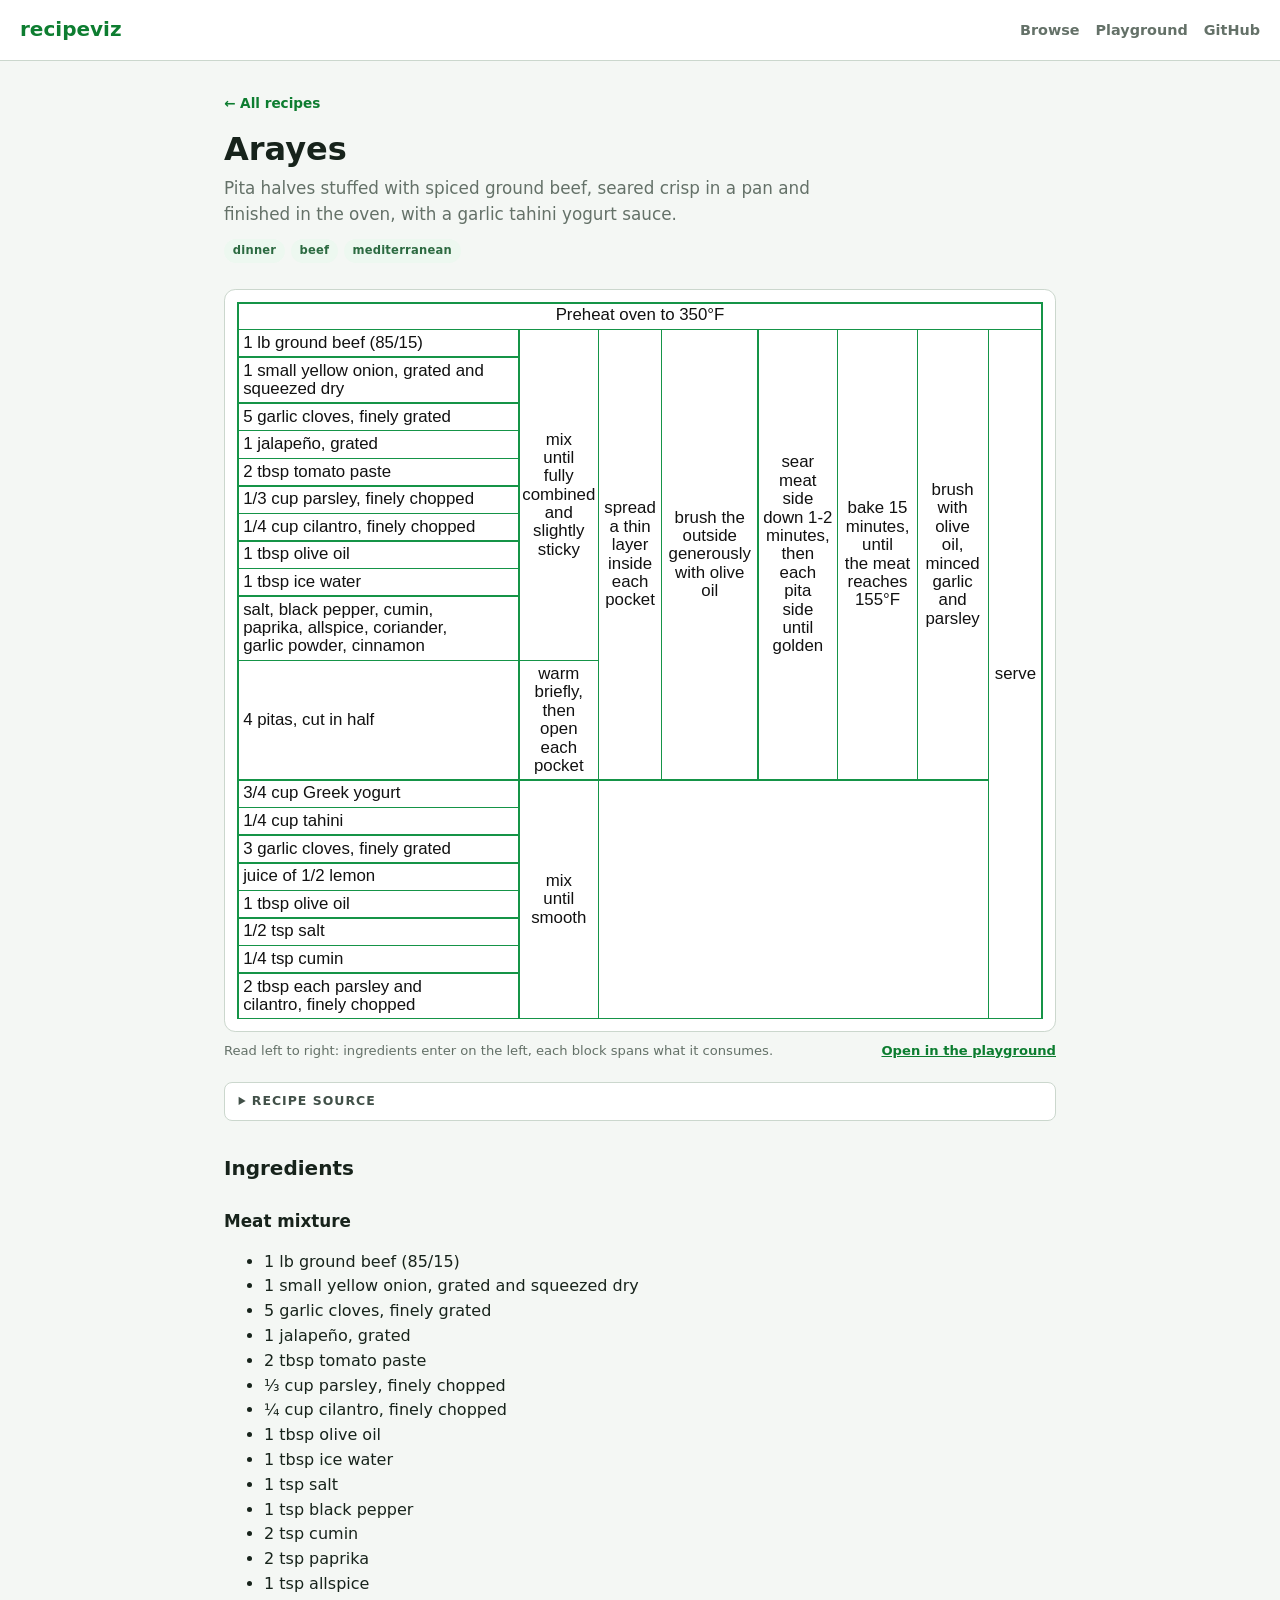
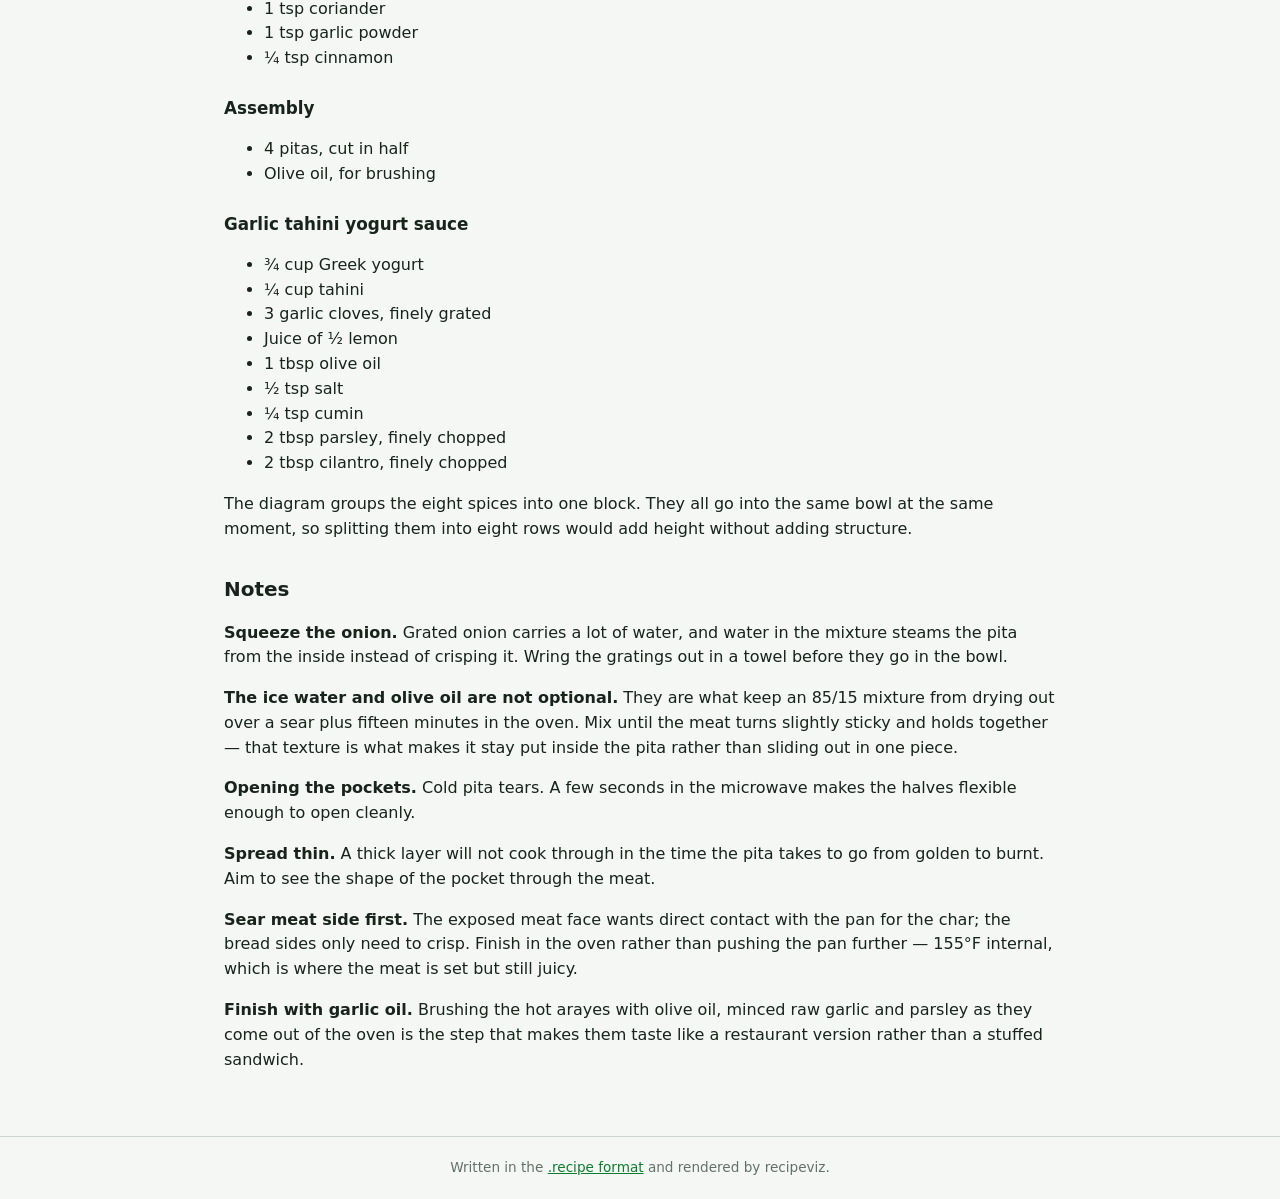
<file: docs/recipes/arayes.html>
<!doctype html>
<html lang="en">
<head>
  <meta charset="utf-8">
  <meta name="viewport" content="width=device-width, initial-scale=1">
  <title>Arayes · recipeviz</title>
  <meta name="description" content="Pita halves stuffed with spiced ground beef, seared crisp in a pan and finished in the oven, with a garlic tahini yogurt sauce.">
  <link rel="stylesheet" href="../site.css">
</head>
<body>
  <header class="site-header">
    <a class="brand" href="../index.html">recipeviz</a>
    <nav class="site-nav">
      <a href="../browse.html">Browse</a>
      <a href="../index.html">Playground</a>
      <a href="https://github.com/hherman1/recipeviz">GitHub</a>
    </nav>
  </header>
  <main class="recipe">
    <article>
      <p class="back"><a href="../browse.html">&larr; All recipes</a></p>
      <h1>Arayes</h1>
      <p class="lede-text">Pita halves stuffed with spiced ground beef, seared crisp in a pan and finished in the oven, with a garlic tahini yogurt sauce.</p>
      <ul class="tags">
        <li>dinner</li>
        <li>beef</li>
        <li>mediterranean</li>
      </ul>
      <figure class="hero">
        <div class="hero-diagram" style="--diagram-ratio: 1052 / 936"><svg xmlns="http://www.w3.org/2000/svg" viewBox="0 0 1052 936"><rect width="1052" height="936" fill="#fff"/><g fill="none" stroke="#159447" stroke-width="2" shape-rendering="crispEdges"><rect x="1" y="1" width="1050" height="934"/><line x1="0" y1="36" x2="1052" y2="36"/><rect x="0" y="36" width="368" height="36"/><rect x="0" y="72" width="368" height="60"/><rect x="0" y="132" width="368" height="36"/><rect x="0" y="168" width="368" height="36"/><rect x="0" y="204" width="368" height="36"/><rect x="0" y="240" width="368" height="36"/><rect x="0" y="276" width="368" height="36"/><rect x="0" y="312" width="368" height="36"/><rect x="0" y="348" width="368" height="36"/><rect x="0" y="384" width="368" height="84"/><rect x="368" y="36" width="104" height="432"/><line x1="0" y1="468" x2="368" y2="468"/><rect x="0" y="468" width="368" height="156"/><rect x="368" y="468" width="104" height="156"/><line x1="0" y1="624" x2="368" y2="624"/><rect x="472" y="36" width="82" height="588"/><line x1="0" y1="624" x2="472" y2="624"/><rect x="554" y="36" width="126" height="588"/><line x1="0" y1="624" x2="554" y2="624"/><rect x="680" y="36" width="104" height="588"/><line x1="0" y1="624" x2="680" y2="624"/><rect x="784" y="36" width="104" height="588"/><line x1="0" y1="624" x2="784" y2="624"/><rect x="888" y="36" width="93" height="588"/><line x1="0" y1="624" x2="888" y2="624"/><rect x="0" y="624" width="368" height="36"/><rect x="0" y="660" width="368" height="36"/><rect x="0" y="696" width="368" height="36"/><rect x="0" y="732" width="368" height="36"/><rect x="0" y="768" width="368" height="36"/><rect x="0" y="804" width="368" height="36"/><rect x="0" y="840" width="368" height="36"/><rect x="0" y="876" width="368" height="60"/><rect x="368" y="624" width="104" height="312"/><line x1="0" y1="936" x2="368" y2="936"/><rect x="981" y="36" width="71" height="900"/></g><g fill="#111" font-family="Arial, sans-serif" font-size="22"><text x="526" y="24" text-anchor="middle"><tspan x="526">Preheat oven to 350°F</tspan></text><text x="8" y="60" text-anchor="start"><tspan x="8">1 lb ground beef (85/15)</tspan></text><text x="8" y="96" text-anchor="start"><tspan x="8">1 small yellow onion, grated and</tspan><tspan x="8" dy="24">squeezed dry</tspan></text><text x="8" y="156" text-anchor="start"><tspan x="8">5 garlic cloves, finely grated</tspan></text><text x="8" y="192" text-anchor="start"><tspan x="8">1 jalapeño, grated</tspan></text><text x="8" y="228" text-anchor="start"><tspan x="8">2 tbsp tomato paste</tspan></text><text x="8" y="264" text-anchor="start"><tspan x="8">1/3 cup parsley, finely chopped</tspan></text><text x="8" y="300" text-anchor="start"><tspan x="8">1/4 cup cilantro, finely chopped</tspan></text><text x="8" y="336" text-anchor="start"><tspan x="8">1 tbsp olive oil</tspan></text><text x="8" y="372" text-anchor="start"><tspan x="8">1 tbsp ice water</tspan></text><text x="8" y="408" text-anchor="start"><tspan x="8">salt, black pepper, cumin,</tspan><tspan x="8" dy="24">paprika, allspice, coriander,</tspan><tspan x="8" dy="24">garlic powder, cinnamon</tspan></text><text x="420" y="186" text-anchor="middle"><tspan x="420">mix</tspan><tspan x="420" dy="24">until</tspan><tspan x="420" dy="24">fully</tspan><tspan x="420" dy="24">combined</tspan><tspan x="420" dy="24">and</tspan><tspan x="420" dy="24">slightly</tspan><tspan x="420" dy="24">sticky</tspan></text><text x="8" y="552" text-anchor="start"><tspan x="8">4 pitas, cut in half</tspan></text><text x="420" y="492" text-anchor="middle"><tspan x="420">warm</tspan><tspan x="420" dy="24">briefly,</tspan><tspan x="420" dy="24">then</tspan><tspan x="420" dy="24">open</tspan><tspan x="420" dy="24">each</tspan><tspan x="420" dy="24">pocket</tspan></text><text x="513" y="276" text-anchor="middle"><tspan x="513">spread</tspan><tspan x="513" dy="24">a thin</tspan><tspan x="513" dy="24">layer</tspan><tspan x="513" dy="24">inside</tspan><tspan x="513" dy="24">each</tspan><tspan x="513" dy="24">pocket</tspan></text><text x="617" y="288" text-anchor="middle"><tspan x="617">brush the</tspan><tspan x="617" dy="24">outside</tspan><tspan x="617" dy="24">generously</tspan><tspan x="617" dy="24">with olive</tspan><tspan x="617" dy="24">oil</tspan></text><text x="732" y="216" text-anchor="middle"><tspan x="732">sear</tspan><tspan x="732" dy="24">meat</tspan><tspan x="732" dy="24">side</tspan><tspan x="732" dy="24">down 1-2</tspan><tspan x="732" dy="24">minutes,</tspan><tspan x="732" dy="24">then</tspan><tspan x="732" dy="24">each</tspan><tspan x="732" dy="24">pita</tspan><tspan x="732" dy="24">side</tspan><tspan x="732" dy="24">until</tspan><tspan x="732" dy="24">golden</tspan></text><text x="836" y="276" text-anchor="middle"><tspan x="836">bake 15</tspan><tspan x="836" dy="24">minutes,</tspan><tspan x="836" dy="24">until</tspan><tspan x="836" dy="24">the meat</tspan><tspan x="836" dy="24">reaches</tspan><tspan x="836" dy="24">155°F</tspan></text><text x="934" y="252" text-anchor="middle"><tspan x="934">brush</tspan><tspan x="934" dy="24">with</tspan><tspan x="934" dy="24">olive</tspan><tspan x="934" dy="24">oil,</tspan><tspan x="934" dy="24">minced</tspan><tspan x="934" dy="24">garlic</tspan><tspan x="934" dy="24">and</tspan><tspan x="934" dy="24">parsley</tspan></text><text x="8" y="648" text-anchor="start"><tspan x="8">3/4 cup Greek yogurt</tspan></text><text x="8" y="684" text-anchor="start"><tspan x="8">1/4 cup tahini</tspan></text><text x="8" y="720" text-anchor="start"><tspan x="8">3 garlic cloves, finely grated</tspan></text><text x="8" y="756" text-anchor="start"><tspan x="8">juice of 1/2 lemon</tspan></text><text x="8" y="792" text-anchor="start"><tspan x="8">1 tbsp olive oil</tspan></text><text x="8" y="828" text-anchor="start"><tspan x="8">1/2 tsp salt</tspan></text><text x="8" y="864" text-anchor="start"><tspan x="8">1/4 tsp cumin</tspan></text><text x="8" y="900" text-anchor="start"><tspan x="8">2 tbsp each parsley and</tspan><tspan x="8" dy="24">cilantro, finely chopped</tspan></text><text x="420" y="762" text-anchor="middle"><tspan x="420">mix</tspan><tspan x="420" dy="24">until</tspan><tspan x="420" dy="24">smooth</tspan></text><text x="1016" y="492" text-anchor="middle"><tspan x="1016">serve</tspan></text></g></svg></div>
        <figcaption>
          <span>Read left to right: ingredients enter on the left, each block spans what it consumes.</span>
          <span class="caption-links">
            <a href="../index.html?recipe=[base64]">Open in the playground</a>
          </span>
        </figcaption>
      </figure>
      <details class="source">
        <summary>Recipe source</summary>
        <pre><code class="language-recipe">Preheat oven to 350°F

BEEF: 1 lb ground beef (85/15)
ONION: 1 small yellow onion, grated and squeezed dry
GARLIC: 5 garlic cloves, finely grated
JAL: 1 jalapeño, grated
PASTE: 2 tbsp tomato paste
PARSLEY: 1/3 cup parsley, finely chopped
CILANTRO: 1/4 cup cilantro, finely chopped
OIL: 1 tbsp olive oil
ICE: 1 tbsp ice water
SPICES: salt, black pepper, cumin, paprika, allspice, coriander, garlic powder, cinnamon
FILLING: mix until fully combined and slightly sticky BEEF ONION GARLIC JAL PASTE PARSLEY CILANTRO OIL ICE SPICES

PITA: 4 pitas, cut in half
warm briefly, then open each pocket PITA
STUFFED: spread a thin layer inside each pocket PITA FILLING
brush the outside generously with olive oil STUFFED
SEARED: sear meat side down 1-2 minutes, then each pita side until golden STUFFED
BAKED: bake 15 minutes, until the meat reaches 155°F SEARED
brush with olive oil, minced garlic and parsley BAKED

YOGURT: 3/4 cup Greek yogurt
TAHINI: 1/4 cup tahini
GARLIC2: 3 garlic cloves, finely grated
LEMON: juice of 1/2 lemon
OIL2: 1 tbsp olive oil
SALT2: 1/2 tsp salt
CUMIN2: 1/4 tsp cumin
HERBS: 2 tbsp each parsley and cilantro, finely chopped
SAUCE: mix until smooth YOGURT TAHINI GARLIC2 LEMON OIL2 SALT2 CUMIN2 HERBS

serve BAKED SAUCE</code></pre>
      </details>
      <div class="body"><h2>Ingredients</h2>
<h3>Meat mixture</h3>
<ul>
<li>1 lb ground beef (85/15)</li>
<li>1 small yellow onion, grated and squeezed dry</li>
<li>5 garlic cloves, finely grated</li>
<li>1 jalapeño, grated</li>
<li>2 tbsp tomato paste</li>
<li>⅓ cup parsley, finely chopped</li>
<li>¼ cup cilantro, finely chopped</li>
<li>1 tbsp olive oil</li>
<li>1 tbsp ice water</li>
<li>1 tsp salt</li>
<li>1 tsp black pepper</li>
<li>2 tsp cumin</li>
<li>2 tsp paprika</li>
<li>1 tsp allspice</li>
<li>1 tsp coriander</li>
<li>1 tsp garlic powder</li>
<li>¼ tsp cinnamon</li>
</ul>
<h3>Assembly</h3>
<ul>
<li>4 pitas, cut in half</li>
<li>Olive oil, for brushing</li>
</ul>
<h3>Garlic tahini yogurt sauce</h3>
<ul>
<li>¾ cup Greek yogurt</li>
<li>¼ cup tahini</li>
<li>3 garlic cloves, finely grated</li>
<li>Juice of ½ lemon</li>
<li>1 tbsp olive oil</li>
<li>½ tsp salt</li>
<li>¼ tsp cumin</li>
<li>2 tbsp parsley, finely chopped</li>
<li>2 tbsp cilantro, finely chopped</li>
</ul>
<p>The diagram groups the eight spices into one block. They all go into the same
bowl at the same moment, so splitting them into eight rows would add height
without adding structure.</p>
<h2>Notes</h2>
<p><strong>Squeeze the onion.</strong> Grated onion carries a lot of water, and water in the
mixture steams the pita from the inside instead of crisping it. Wring the
gratings out in a towel before they go in the bowl.</p>
<p><strong>The ice water and olive oil are not optional.</strong> They are what keep an 85/15
mixture from drying out over a sear plus fifteen minutes in the oven. Mix until
the meat turns slightly sticky and holds together — that texture is what makes
it stay put inside the pita rather than sliding out in one piece.</p>
<p><strong>Opening the pockets.</strong> Cold pita tears. A few seconds in the microwave makes
the halves flexible enough to open cleanly.</p>
<p><strong>Spread thin.</strong> A thick layer will not cook through in the time the pita takes
to go from golden to burnt. Aim to see the shape of the pocket through the meat.</p>
<p><strong>Sear meat side first.</strong> The exposed meat face wants direct contact with the
pan for the char; the bread sides only need to crisp. Finish in the oven rather
than pushing the pan further — 155°F internal, which is where the meat is set
but still juicy.</p>
<p><strong>Finish with garlic oil.</strong> Brushing the hot arayes with olive oil, minced raw
garlic and parsley as they come out of the oven is the step that makes them
taste like a restaurant version rather than a stuffed sandwich.</p>
</div>
    </article>
  </main>
  <footer class="site-footer">
    <p>Written in the <a href="https://github.com/hherman1/recipeviz#spec">.recipe format</a> and rendered by recipeviz.</p>
  </footer>
</body>
</html>
</file>
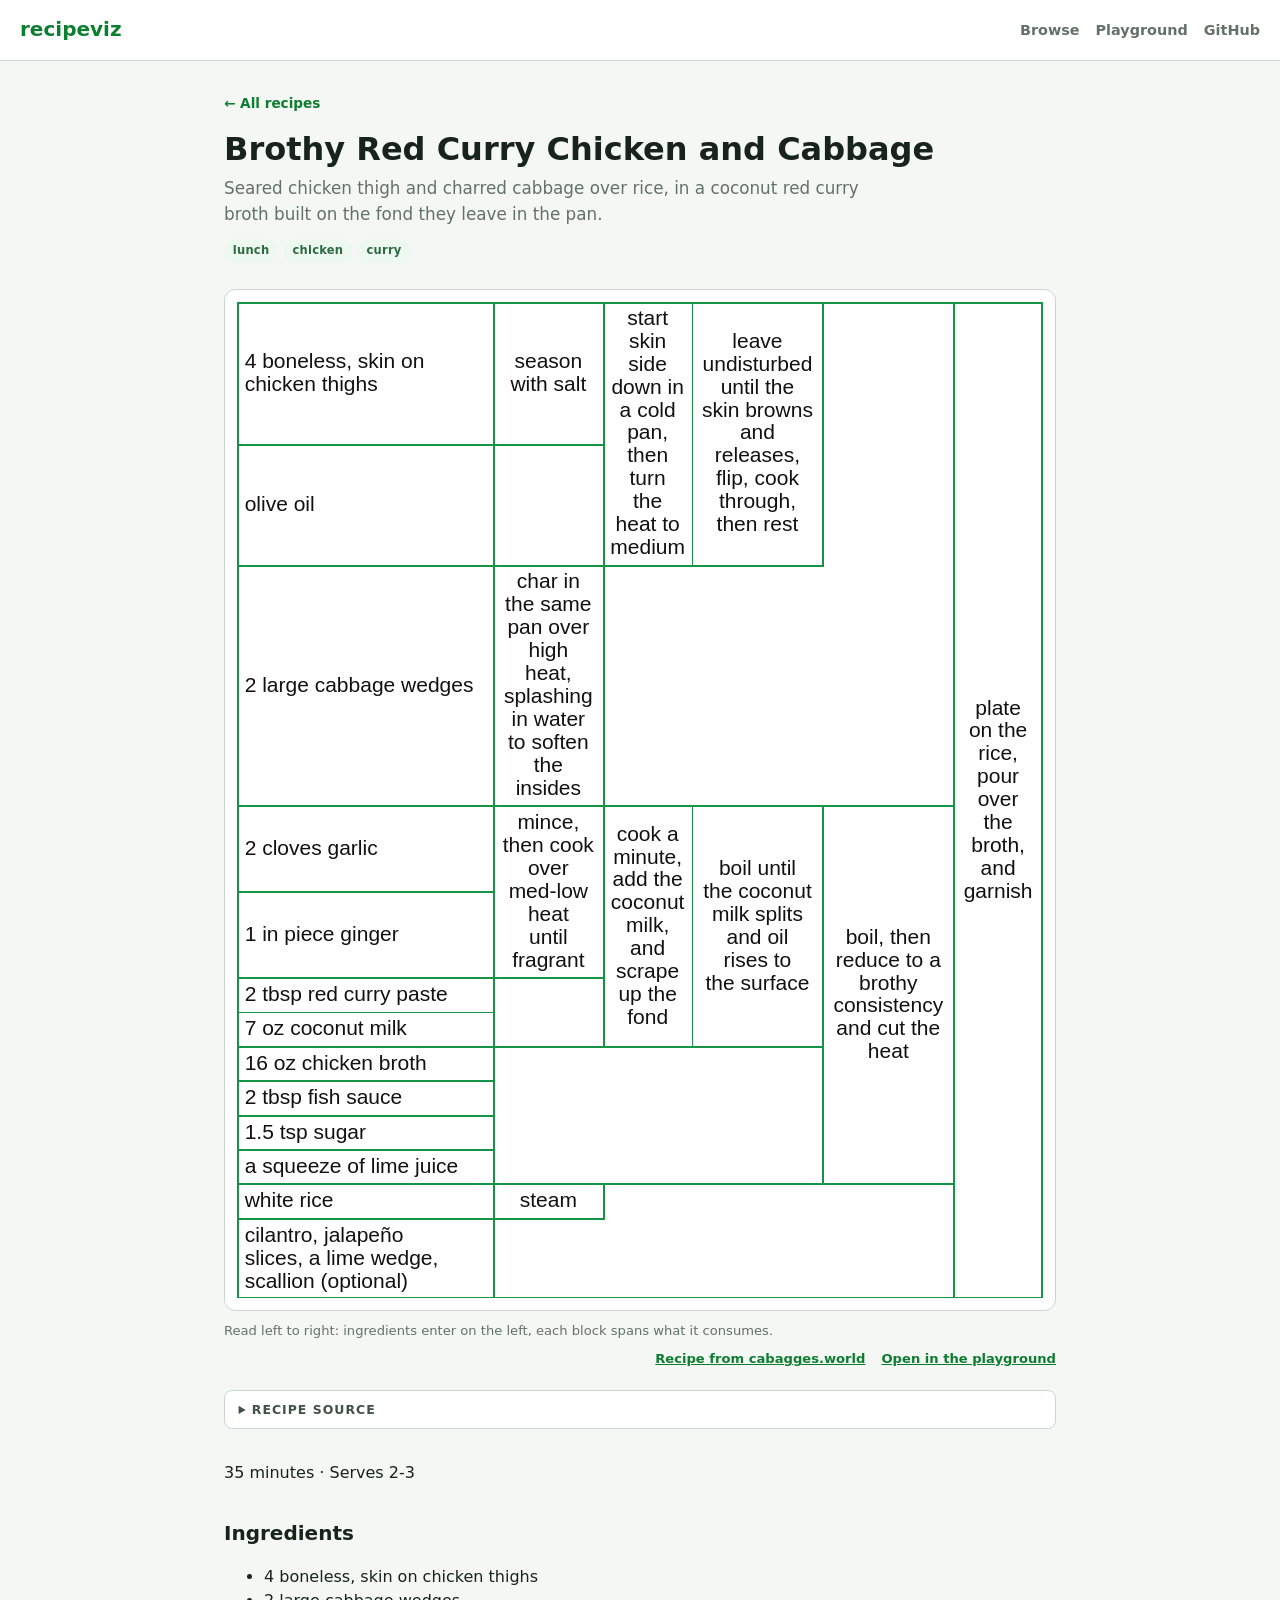
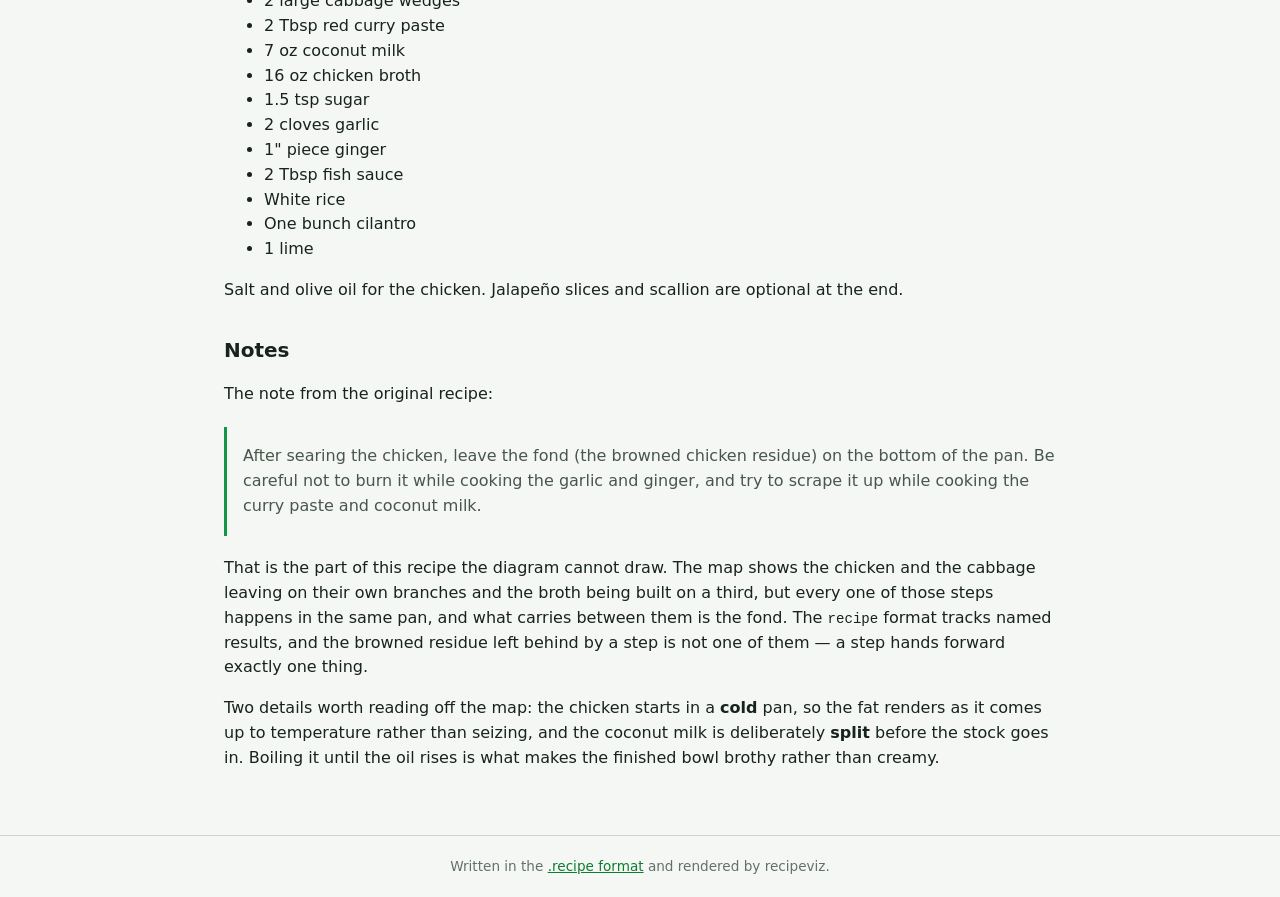
<file: docs/recipes/brothy-red-curry-chicken-and-cabbage.html>
<!doctype html>
<html lang="en">
<head>
  <meta charset="utf-8">
  <meta name="viewport" content="width=device-width, initial-scale=1">
  <title>Brothy Red Curry Chicken and Cabbage · recipeviz</title>
  <meta name="description" content="Seared chicken thigh and charred cabbage over rice, in a coconut red curry broth built on the fond they leave in the pan.">
  <link rel="stylesheet" href="../site.css">
</head>
<body>
  <header class="site-header">
    <a class="brand" href="../index.html">recipeviz</a>
    <nav class="site-nav">
      <a href="../browse.html">Browse</a>
      <a href="../index.html">Playground</a>
      <a href="https://github.com/hherman1/recipeviz">GitHub</a>
    </nav>
  </header>
  <main class="recipe">
    <article>
      <p class="back"><a href="../browse.html">&larr; All recipes</a></p>
      <h1>Brothy Red Curry Chicken and Cabbage</h1>
      <p class="lede-text">Seared chicken thigh and charred cabbage over rice, in a coconut red curry broth built on the fond they leave in the pan.</p>
      <ul class="tags">
        <li>lunch</li>
        <li>chicken</li>
        <li>curry</li>
      </ul>
      <figure class="hero">
        <div class="hero-diagram" style="--diagram-ratio: 844 / 1044"><svg xmlns="http://www.w3.org/2000/svg" viewBox="0 0 844 1044"><rect width="844" height="1044" fill="#fff"/><g fill="none" stroke="#159447" stroke-width="2" shape-rendering="crispEdges"><rect x="1" y="1" width="842" height="1042"/><rect x="0" y="0" width="269" height="150"/><rect x="269" y="0" width="115" height="150"/><line x1="0" y1="150" x2="269" y2="150"/><rect x="0" y="150" width="269" height="126"/><rect x="384" y="0" width="93" height="276"/><line x1="0" y1="276" x2="384" y2="276"/><rect x="477" y="0" width="137" height="276"/><line x1="0" y1="276" x2="477" y2="276"/><rect x="0" y="276" width="269" height="252"/><rect x="269" y="276" width="115" height="252"/><line x1="0" y1="528" x2="269" y2="528"/><rect x="0" y="528" width="269" height="90"/><rect x="0" y="618" width="269" height="90"/><rect x="269" y="528" width="115" height="180"/><line x1="0" y1="708" x2="269" y2="708"/><rect x="0" y="708" width="269" height="36"/><rect x="0" y="744" width="269" height="36"/><rect x="384" y="528" width="93" height="252"/><line x1="0" y1="780" x2="384" y2="780"/><rect x="477" y="528" width="137" height="252"/><line x1="0" y1="780" x2="477" y2="780"/><rect x="0" y="780" width="269" height="36"/><rect x="0" y="816" width="269" height="36"/><rect x="0" y="852" width="269" height="36"/><rect x="0" y="888" width="269" height="36"/><rect x="614" y="528" width="137" height="396"/><line x1="0" y1="924" x2="614" y2="924"/><rect x="0" y="924" width="269" height="36"/><rect x="269" y="924" width="115" height="36"/><line x1="0" y1="960" x2="269" y2="960"/><rect x="0" y="960" width="269" height="84"/><rect x="751" y="0" width="93" height="1044"/></g><g fill="#111" font-family="Arial, sans-serif" font-size="22"><text x="8" y="69" text-anchor="start"><tspan x="8">4 boneless, skin on</tspan><tspan x="8" dy="24">chicken thighs</tspan></text><text x="326" y="69" text-anchor="middle"><tspan x="326">season</tspan><tspan x="326" dy="24">with salt</tspan></text><text x="8" y="219" text-anchor="start"><tspan x="8">olive oil</tspan></text><text x="430" y="24" text-anchor="middle"><tspan x="430">start</tspan><tspan x="430" dy="24">skin</tspan><tspan x="430" dy="24">side</tspan><tspan x="430" dy="24">down in</tspan><tspan x="430" dy="24">a cold</tspan><tspan x="430" dy="24">pan,</tspan><tspan x="430" dy="24">then</tspan><tspan x="430" dy="24">turn</tspan><tspan x="430" dy="24">the</tspan><tspan x="430" dy="24">heat to</tspan><tspan x="430" dy="24">medium</tspan></text><text x="545" y="48" text-anchor="middle"><tspan x="545">leave</tspan><tspan x="545" dy="24">undisturbed</tspan><tspan x="545" dy="24">until the</tspan><tspan x="545" dy="24">skin browns</tspan><tspan x="545" dy="24">and</tspan><tspan x="545" dy="24">releases,</tspan><tspan x="545" dy="24">flip, cook</tspan><tspan x="545" dy="24">through,</tspan><tspan x="545" dy="24">then rest</tspan></text><text x="8" y="408" text-anchor="start"><tspan x="8">2 large cabbage wedges</tspan></text><text x="326" y="300" text-anchor="middle"><tspan x="326">char in</tspan><tspan x="326" dy="24">the same</tspan><tspan x="326" dy="24">pan over</tspan><tspan x="326" dy="24">high</tspan><tspan x="326" dy="24">heat,</tspan><tspan x="326" dy="24">splashing</tspan><tspan x="326" dy="24">in water</tspan><tspan x="326" dy="24">to soften</tspan><tspan x="326" dy="24">the</tspan><tspan x="326" dy="24">insides</tspan></text><text x="8" y="579" text-anchor="start"><tspan x="8">2 cloves garlic</tspan></text><text x="8" y="669" text-anchor="start"><tspan x="8">1 in piece ginger</tspan></text><text x="326" y="552" text-anchor="middle"><tspan x="326">mince,</tspan><tspan x="326" dy="24">then cook</tspan><tspan x="326" dy="24">over</tspan><tspan x="326" dy="24">med-low</tspan><tspan x="326" dy="24">heat</tspan><tspan x="326" dy="24">until</tspan><tspan x="326" dy="24">fragrant</tspan></text><text x="8" y="732" text-anchor="start"><tspan x="8">2 tbsp red curry paste</tspan></text><text x="8" y="768" text-anchor="start"><tspan x="8">7 oz coconut milk</tspan></text><text x="430" y="564" text-anchor="middle"><tspan x="430">cook a</tspan><tspan x="430" dy="24">minute,</tspan><tspan x="430" dy="24">add the</tspan><tspan x="430" dy="24">coconut</tspan><tspan x="430" dy="24">milk,</tspan><tspan x="430" dy="24">and</tspan><tspan x="430" dy="24">scrape</tspan><tspan x="430" dy="24">up the</tspan><tspan x="430" dy="24">fond</tspan></text><text x="545" y="600" text-anchor="middle"><tspan x="545">boil until</tspan><tspan x="545" dy="24">the coconut</tspan><tspan x="545" dy="24">milk splits</tspan><tspan x="545" dy="24">and oil</tspan><tspan x="545" dy="24">rises to</tspan><tspan x="545" dy="24">the surface</tspan></text><text x="8" y="804" text-anchor="start"><tspan x="8">16 oz chicken broth</tspan></text><text x="8" y="840" text-anchor="start"><tspan x="8">2 tbsp fish sauce</tspan></text><text x="8" y="876" text-anchor="start"><tspan x="8">1.5 tsp sugar</tspan></text><text x="8" y="912" text-anchor="start"><tspan x="8">a squeeze of lime juice</tspan></text><text x="682" y="672" text-anchor="middle"><tspan x="682">boil, then</tspan><tspan x="682" dy="24">reduce to a</tspan><tspan x="682" dy="24">brothy</tspan><tspan x="682" dy="24">consistency</tspan><tspan x="682" dy="24">and cut the</tspan><tspan x="682" dy="24">heat</tspan></text><text x="8" y="948" text-anchor="start"><tspan x="8">white rice</tspan></text><text x="326" y="948" text-anchor="middle"><tspan x="326">steam</tspan></text><text x="8" y="984" text-anchor="start"><tspan x="8">cilantro, jalapeño</tspan><tspan x="8" dy="24">slices, a lime wedge,</tspan><tspan x="8" dy="24">scallion (optional)</tspan></text><text x="797" y="432" text-anchor="middle"><tspan x="797">plate</tspan><tspan x="797" dy="24">on the</tspan><tspan x="797" dy="24">rice,</tspan><tspan x="797" dy="24">pour</tspan><tspan x="797" dy="24">over</tspan><tspan x="797" dy="24">the</tspan><tspan x="797" dy="24">broth,</tspan><tspan x="797" dy="24">and</tspan><tspan x="797" dy="24">garnish</tspan></text></g></svg></div>
        <figcaption>
          <span>Read left to right: ingredients enter on the left, each block spans what it consumes.</span>
          <span class="caption-links">
            <a href="https://cabagges.world/recipes/brothy-red-curry-chicken-and-cabbage" rel="noreferrer">Recipe from cabagges.world</a>
            <a href="../index.html?recipe=[base64]">Open in the playground</a>
          </span>
        </figcaption>
      </figure>
      <details class="source">
        <summary>Recipe source</summary>
        <pre><code class="language-recipe">CHICKEN: 4 boneless, skin on chicken thighs
season with salt CHICKEN
OIL: olive oil
COLD: start skin side down in a cold pan, then turn the heat to medium CHICKEN OIL
SEARED: leave undisturbed until the skin browns and releases, flip, cook through, then rest COLD

CABBAGE: 2 large cabbage wedges
CHARRED: char in the same pan over high heat, splashing in water to soften the insides CABBAGE

GARLIC: 2 cloves garlic
GINGER: 1 in piece ginger
AROMATICS: mince, then cook over med-low heat until fragrant GARLIC GINGER
PASTE: 2 tbsp red curry paste
COCONUT: 7 oz coconut milk
BASE: cook a minute, add the coconut milk, and scrape up the fond AROMATICS PASTE COCONUT
boil until the coconut milk splits and oil rises to the surface BASE

STOCK: 16 oz chicken broth
FISH: 2 tbsp fish sauce
SUGAR: 1.5 tsp sugar
LIME: a squeeze of lime juice
BROTH: boil, then reduce to a brothy consistency and cut the heat BASE STOCK FISH SUGAR LIME

RICE: white rice
steam RICE
GARNISH: cilantro, jalapeño slices, a lime wedge, scallion (optional)
plate on the rice, pour over the broth, and garnish SEARED CHARRED BROTH RICE GARNISH</code></pre>
      </details>
      <div class="body"><p>35 minutes · Serves 2-3</p>
<h2>Ingredients</h2>
<ul>
<li>4 boneless, skin on chicken thighs</li>
<li>2 large cabbage wedges</li>
<li>2 Tbsp red curry paste</li>
<li>7 oz coconut milk</li>
<li>16 oz chicken broth</li>
<li>1.5 tsp sugar</li>
<li>2 cloves garlic</li>
<li>1&quot; piece ginger</li>
<li>2 Tbsp fish sauce</li>
<li>White rice</li>
<li>One bunch cilantro</li>
<li>1 lime</li>
</ul>
<p>Salt and olive oil for the chicken. Jalapeño slices and scallion are optional
at the end.</p>
<h2>Notes</h2>
<p>The note from the original recipe:</p>
<blockquote>
<p>After searing the chicken, leave the fond (the browned chicken residue) on
the bottom of the pan. Be careful not to burn it while cooking the garlic and
ginger, and try to scrape it up while cooking the curry paste and coconut
milk.</p>
</blockquote>
<p>That is the part of this recipe the diagram cannot draw. The map shows the
chicken and the cabbage leaving on their own branches and the broth being built
on a third, but every one of those steps happens in the same pan, and what
carries between them is the fond. The <code>recipe</code> format tracks named results, and
the browned residue left behind by a step is not one of them — a step hands
forward exactly one thing.</p>
<p>Two details worth reading off the map: the chicken starts in a <strong>cold</strong> pan, so
the fat renders as it comes up to temperature rather than seizing, and the
coconut milk is deliberately <strong>split</strong> before the stock goes in. Boiling it
until the oil rises is what makes the finished bowl brothy rather than creamy.</p>
</div>
    </article>
  </main>
  <footer class="site-footer">
    <p>Written in the <a href="https://github.com/hherman1/recipeviz#spec">.recipe format</a> and rendered by recipeviz.</p>
  </footer>
</body>
</html>
</file>
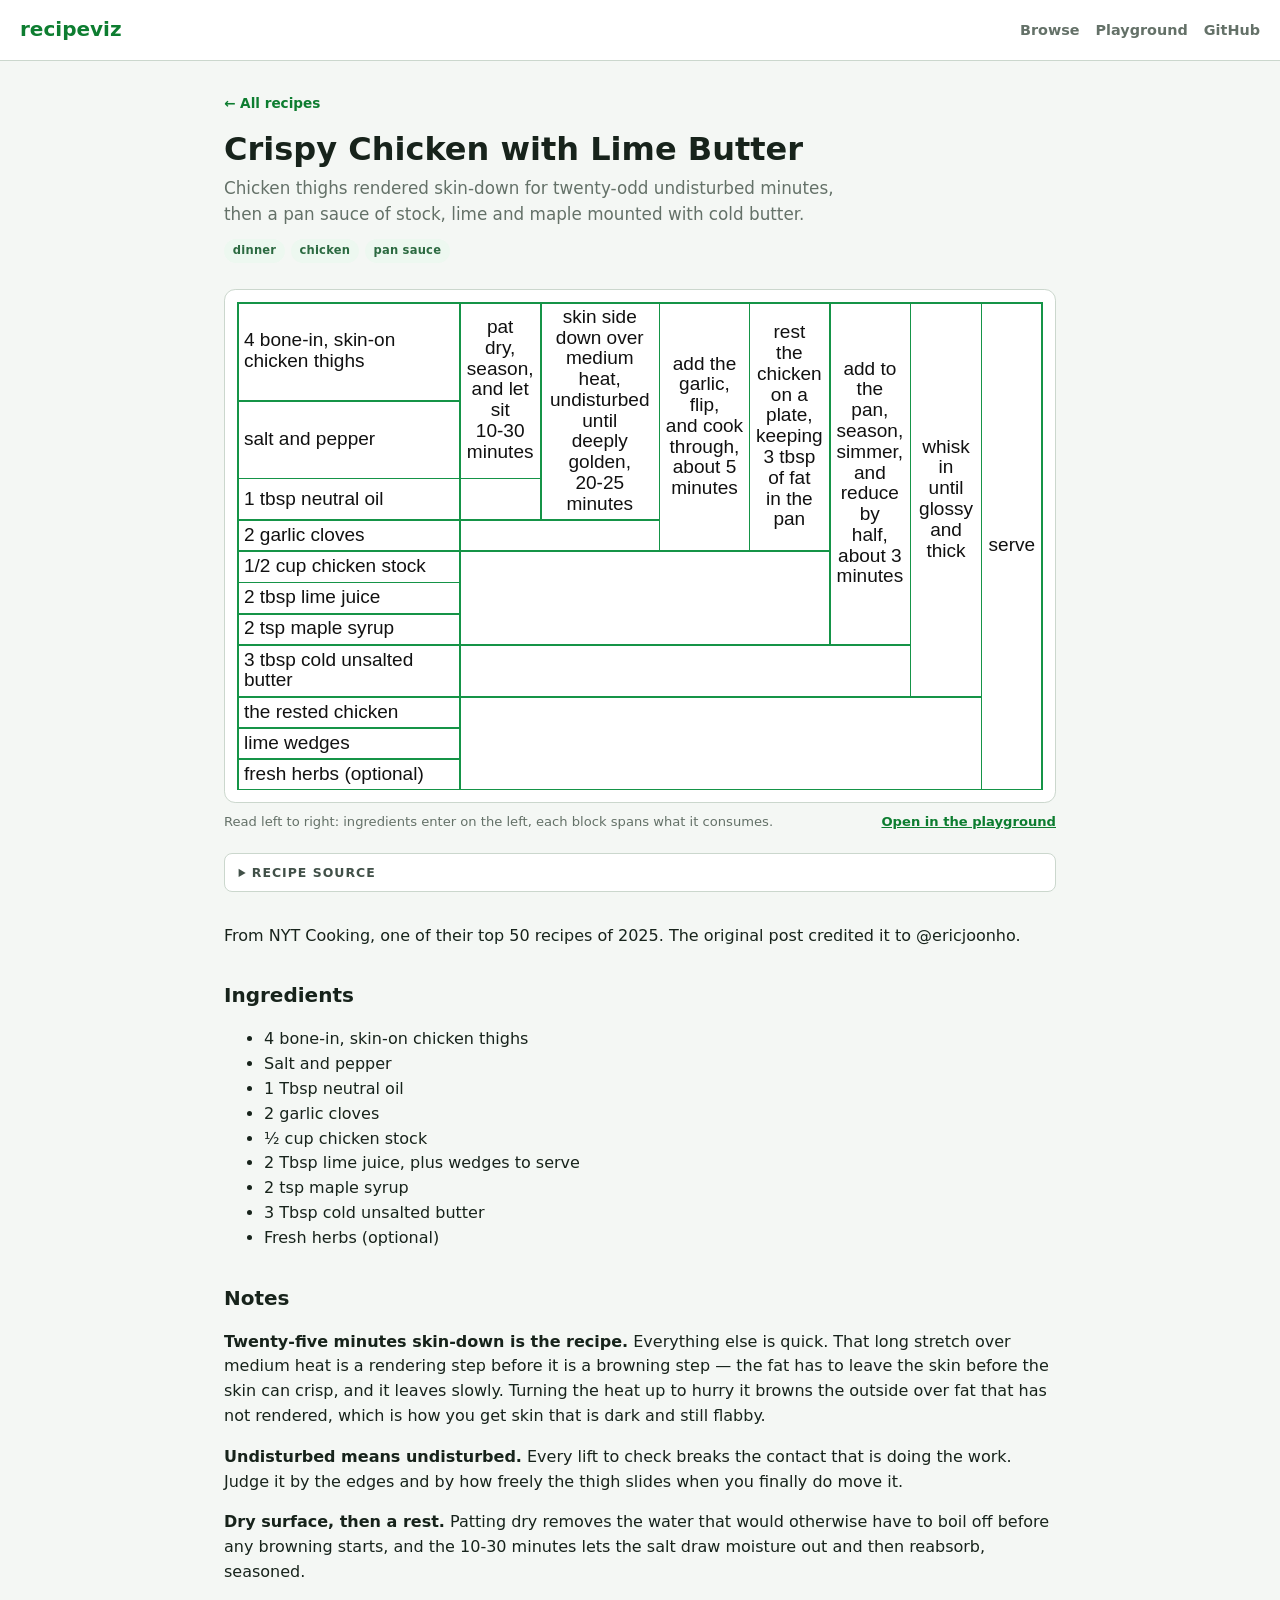
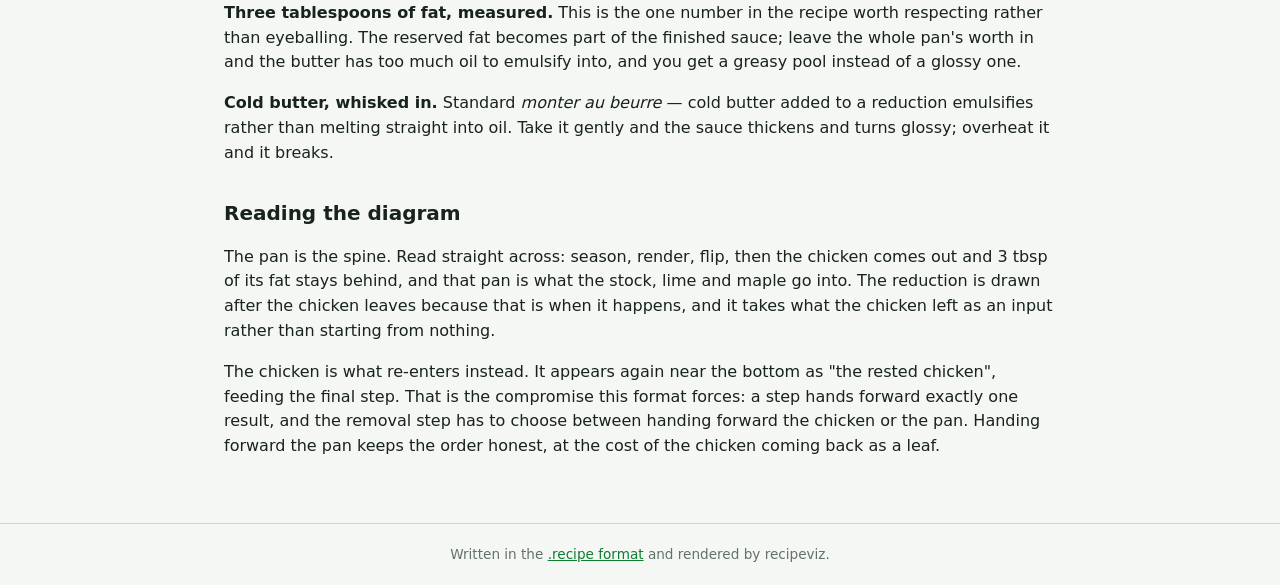
<file: docs/recipes/crispy-chicken-with-lime-butter.html>
<!doctype html>
<html lang="en">
<head>
  <meta charset="utf-8">
  <meta name="viewport" content="width=device-width, initial-scale=1">
  <title>Crispy Chicken with Lime Butter · recipeviz</title>
  <meta name="description" content="Chicken thighs rendered skin-down for twenty-odd undisturbed minutes, then a pan sauce of stock, lime and maple mounted with cold butter.">
  <link rel="stylesheet" href="../site.css">
</head>
<body>
  <header class="site-header">
    <a class="brand" href="../index.html">recipeviz</a>
    <nav class="site-nav">
      <a href="../browse.html">Browse</a>
      <a href="../index.html">Playground</a>
      <a href="https://github.com/hherman1/recipeviz">GitHub</a>
    </nav>
  </header>
  <main class="recipe">
    <article>
      <p class="back"><a href="../browse.html">&larr; All recipes</a></p>
      <h1>Crispy Chicken with Lime Butter</h1>
      <p class="lede-text">Chicken thighs rendered skin-down for twenty-odd undisturbed minutes, then a pan sauce of stock, lime and maple mounted with cold butter.</p>
      <ul class="tags">
        <li>dinner</li>
        <li>chicken</li>
        <li>pan sauce</li>
      </ul>
      <figure class="hero">
        <div class="hero-diagram" style="--diagram-ratio: 931 / 564"><svg xmlns="http://www.w3.org/2000/svg" viewBox="0 0 931 564"><rect width="931" height="564" fill="#fff"/><g fill="none" stroke="#159447" stroke-width="2" shape-rendering="crispEdges"><rect x="1" y="1" width="929" height="562"/><rect x="0" y="0" width="258" height="114"/><rect x="0" y="114" width="258" height="90"/><rect x="258" y="0" width="93" height="204"/><line x1="0" y1="204" x2="258" y2="204"/><rect x="0" y="204" width="258" height="48"/><rect x="351" y="0" width="137" height="252"/><line x1="0" y1="252" x2="351" y2="252"/><rect x="0" y="252" width="258" height="36"/><rect x="488" y="0" width="104" height="288"/><line x1="0" y1="288" x2="488" y2="288"/><rect x="592" y="0" width="93" height="288"/><line x1="0" y1="288" x2="592" y2="288"/><rect x="0" y="288" width="258" height="36"/><rect x="0" y="324" width="258" height="36"/><rect x="0" y="360" width="258" height="36"/><rect x="685" y="0" width="93" height="396"/><line x1="0" y1="396" x2="685" y2="396"/><rect x="0" y="396" width="258" height="60"/><rect x="778" y="0" width="82" height="456"/><line x1="0" y1="456" x2="778" y2="456"/><rect x="0" y="456" width="258" height="36"/><rect x="0" y="492" width="258" height="36"/><rect x="0" y="528" width="258" height="36"/><rect x="860" y="0" width="71" height="564"/></g><g fill="#111" font-family="Arial, sans-serif" font-size="22"><text x="8" y="51" text-anchor="start"><tspan x="8">4 bone-in, skin-on</tspan><tspan x="8" dy="24">chicken thighs</tspan></text><text x="8" y="165" text-anchor="start"><tspan x="8">salt and pepper</tspan></text><text x="304" y="36" text-anchor="middle"><tspan x="304">pat</tspan><tspan x="304" dy="24">dry,</tspan><tspan x="304" dy="24">season,</tspan><tspan x="304" dy="24">and let</tspan><tspan x="304" dy="24">sit</tspan><tspan x="304" dy="24">10-30</tspan><tspan x="304" dy="24">minutes</tspan></text><text x="8" y="234" text-anchor="start"><tspan x="8">1 tbsp neutral oil</tspan></text><text x="419" y="24" text-anchor="middle"><tspan x="419">skin side</tspan><tspan x="419" dy="24">down over</tspan><tspan x="419" dy="24">medium</tspan><tspan x="419" dy="24">heat,</tspan><tspan x="419" dy="24">undisturbed</tspan><tspan x="419" dy="24">until</tspan><tspan x="419" dy="24">deeply</tspan><tspan x="419" dy="24">golden,</tspan><tspan x="419" dy="24">20-25</tspan><tspan x="419" dy="24">minutes</tspan></text><text x="8" y="276" text-anchor="start"><tspan x="8">2 garlic cloves</tspan></text><text x="540" y="78" text-anchor="middle"><tspan x="540">add the</tspan><tspan x="540" dy="24">garlic,</tspan><tspan x="540" dy="24">flip,</tspan><tspan x="540" dy="24">and cook</tspan><tspan x="540" dy="24">through,</tspan><tspan x="540" dy="24">about 5</tspan><tspan x="540" dy="24">minutes</tspan></text><text x="638" y="42" text-anchor="middle"><tspan x="638">rest</tspan><tspan x="638" dy="24">the</tspan><tspan x="638" dy="24">chicken</tspan><tspan x="638" dy="24">on a</tspan><tspan x="638" dy="24">plate,</tspan><tspan x="638" dy="24">keeping</tspan><tspan x="638" dy="24">3 tbsp</tspan><tspan x="638" dy="24">of fat</tspan><tspan x="638" dy="24">in the</tspan><tspan x="638" dy="24">pan</tspan></text><text x="8" y="312" text-anchor="start"><tspan x="8">1/2 cup chicken stock</tspan></text><text x="8" y="348" text-anchor="start"><tspan x="8">2 tbsp lime juice</tspan></text><text x="8" y="384" text-anchor="start"><tspan x="8">2 tsp maple syrup</tspan></text><text x="731" y="84" text-anchor="middle"><tspan x="731">add to</tspan><tspan x="731" dy="24">the</tspan><tspan x="731" dy="24">pan,</tspan><tspan x="731" dy="24">season,</tspan><tspan x="731" dy="24">simmer,</tspan><tspan x="731" dy="24">and</tspan><tspan x="731" dy="24">reduce</tspan><tspan x="731" dy="24">by</tspan><tspan x="731" dy="24">half,</tspan><tspan x="731" dy="24">about 3</tspan><tspan x="731" dy="24">minutes</tspan></text><text x="8" y="420" text-anchor="start"><tspan x="8">3 tbsp cold unsalted</tspan><tspan x="8" dy="24">butter</tspan></text><text x="819" y="174" text-anchor="middle"><tspan x="819">whisk</tspan><tspan x="819" dy="24">in</tspan><tspan x="819" dy="24">until</tspan><tspan x="819" dy="24">glossy</tspan><tspan x="819" dy="24">and</tspan><tspan x="819" dy="24">thick</tspan></text><text x="8" y="480" text-anchor="start"><tspan x="8">the rested chicken</tspan></text><text x="8" y="516" text-anchor="start"><tspan x="8">lime wedges</tspan></text><text x="8" y="552" text-anchor="start"><tspan x="8">fresh herbs (optional)</tspan></text><text x="895" y="288" text-anchor="middle"><tspan x="895">serve</tspan></text></g></svg></div>
        <figcaption>
          <span>Read left to right: ingredients enter on the left, each block spans what it consumes.</span>
          <span class="caption-links">
            <a href="../index.html?recipe=[base64]">Open in the playground</a>
          </span>
        </figcaption>
      </figure>
      <details class="source">
        <summary>Recipe source</summary>
        <pre><code class="language-recipe">CHICKEN: 4 bone-in, skin-on chicken thighs
SEASONING: salt and pepper
SEASONED: pat dry, season, and let sit 10-30 minutes CHICKEN SEASONING
OIL: 1 tbsp neutral oil
CRISPED: skin side down over medium heat, undisturbed until deeply golden, 20-25 minutes SEASONED OIL
GARLIC: 2 garlic cloves
COOKED: add the garlic, flip, and cook through, about 5 minutes CRISPED GARLIC
FAT: rest the chicken on a plate, keeping 3 tbsp of fat in the pan COOKED

STOCK: 1/2 cup chicken stock
JUICE: 2 tbsp lime juice
MAPLE: 2 tsp maple syrup
REDUCED: add to the pan, season, simmer, and reduce by half, about 3 minutes FAT STOCK JUICE MAPLE
BUTTER: 3 tbsp cold unsalted butter
SAUCE: whisk in until glossy and thick REDUCED BUTTER

RESTED: the rested chicken
WEDGES: lime wedges
HERBS: fresh herbs (optional)
serve RESTED SAUCE WEDGES HERBS</code></pre>
      </details>
      <div class="body"><p>From NYT Cooking, one of their top 50 recipes of 2025. The original post
credited it to @ericjoonho.</p>
<h2>Ingredients</h2>
<ul>
<li>4 bone-in, skin-on chicken thighs</li>
<li>Salt and pepper</li>
<li>1 Tbsp neutral oil</li>
<li>2 garlic cloves</li>
<li>½ cup chicken stock</li>
<li>2 Tbsp lime juice, plus wedges to serve</li>
<li>2 tsp maple syrup</li>
<li>3 Tbsp cold unsalted butter</li>
<li>Fresh herbs (optional)</li>
</ul>
<h2>Notes</h2>
<p><strong>Twenty-five minutes skin-down is the recipe.</strong> Everything else is quick. That
long stretch over medium heat is a rendering step before it is a browning step —
the fat has to leave the skin before the skin can crisp, and it leaves slowly.
Turning the heat up to hurry it browns the outside over fat that has not
rendered, which is how you get skin that is dark and still flabby.</p>
<p><strong>Undisturbed means undisturbed.</strong> Every lift to check breaks the contact that
is doing the work. Judge it by the edges and by how freely the thigh slides when
you finally do move it.</p>
<p><strong>Dry surface, then a rest.</strong> Patting dry removes the water that would otherwise
have to boil off before any browning starts, and the 10-30 minutes lets the salt
draw moisture out and then reabsorb, seasoned.</p>
<p><strong>Three tablespoons of fat, measured.</strong> This is the one number in the recipe
worth respecting rather than eyeballing. The reserved fat becomes part of the
finished sauce; leave the whole pan's worth in and the butter has too much oil
to emulsify into, and you get a greasy pool instead of a glossy one.</p>
<p><strong>Cold butter, whisked in.</strong> Standard <em>monter au beurre</em> — cold butter added to
a reduction emulsifies rather than melting straight into oil. Take it gently and
the sauce thickens and turns glossy; overheat it and it breaks.</p>
<h2>Reading the diagram</h2>
<p>The pan is the spine. Read straight across: season, render, flip, then the
chicken comes out and 3 tbsp of its fat stays behind, and that pan is what the
stock, lime and maple go into. The reduction is drawn after the chicken leaves
because that is when it happens, and it takes what the chicken left as an input
rather than starting from nothing.</p>
<p>The chicken is what re-enters instead. It appears again near the bottom as &quot;the
rested chicken&quot;, feeding the final step. That is the compromise this format
forces: a step hands forward exactly one result, and the removal step has to
choose between handing forward the chicken or the pan. Handing forward the pan
keeps the order honest, at the cost of the chicken coming back as a leaf.</p>
</div>
    </article>
  </main>
  <footer class="site-footer">
    <p>Written in the <a href="https://github.com/hherman1/recipeviz#spec">.recipe format</a> and rendered by recipeviz.</p>
  </footer>
</body>
</html>
</file>
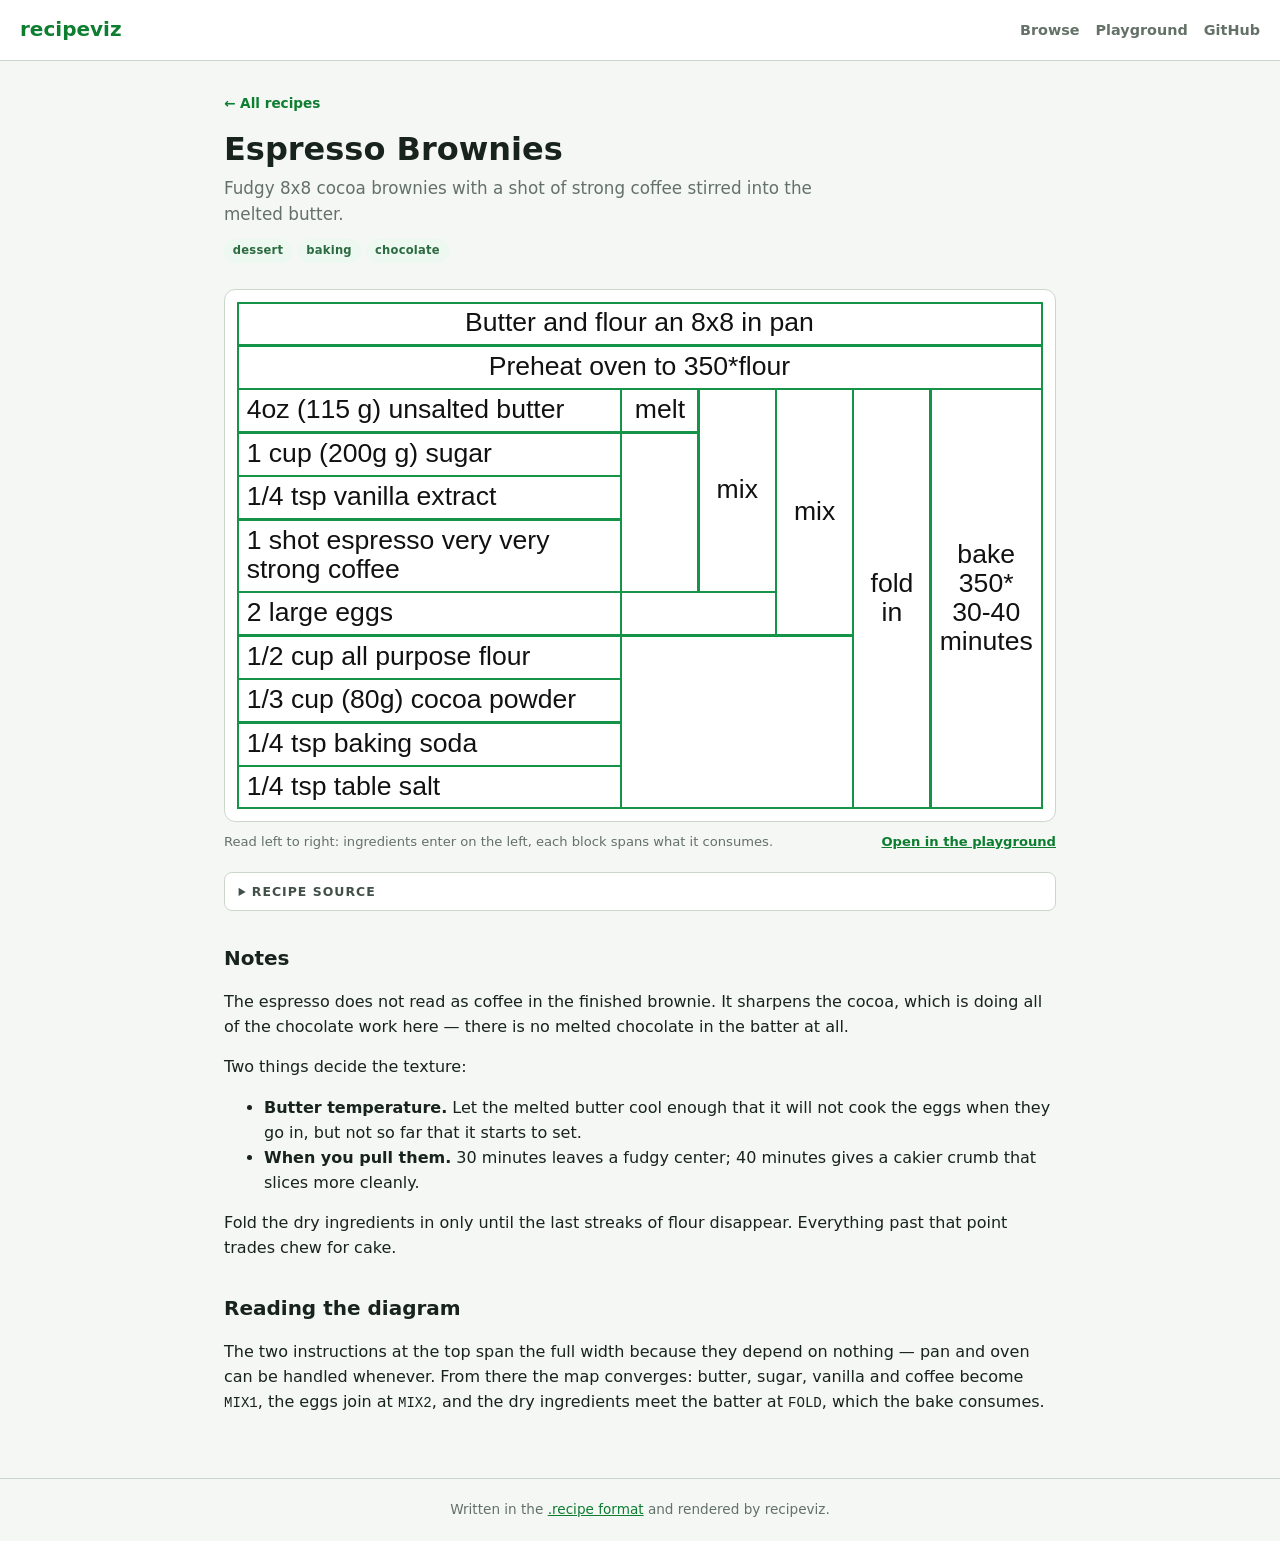
<file: docs/recipes/espresso-brownies.html>
<!doctype html>
<html lang="en">
<head>
  <meta charset="utf-8">
  <meta name="viewport" content="width=device-width, initial-scale=1">
  <title>Espresso Brownies · recipeviz</title>
  <meta name="description" content="Fudgy 8x8 cocoa brownies with a shot of strong coffee stirred into the melted butter.">
  <link rel="stylesheet" href="../site.css">
</head>
<body>
  <header class="site-header">
    <a class="brand" href="../index.html">recipeviz</a>
    <nav class="site-nav">
      <a href="../browse.html">Browse</a>
      <a href="../index.html">Playground</a>
      <a href="https://github.com/hherman1/recipeviz">GitHub</a>
    </nav>
  </header>
  <main class="recipe">
    <article>
      <p class="back"><a href="../browse.html">&larr; All recipes</a></p>
      <h1>Espresso Brownies</h1>
      <p class="lede-text">Fudgy 8x8 cocoa brownies with a shot of strong coffee stirred into the melted butter.</p>
      <ul class="tags">
        <li>dessert</li>
        <li>baking</li>
        <li>chocolate</li>
      </ul>
      <figure class="hero">
        <div class="hero-diagram" style="--diagram-ratio: 667 / 420"><svg xmlns="http://www.w3.org/2000/svg" viewBox="0 0 667 420"><rect width="667" height="420" fill="#fff"/><g fill="none" stroke="#159447" stroke-width="2" shape-rendering="crispEdges"><rect x="1" y="1" width="665" height="418"/><line x1="0" y1="36" x2="667" y2="36"/><line x1="0" y1="72" x2="667" y2="72"/><rect x="0" y="72" width="318" height="36"/><rect x="318" y="72" width="64" height="36"/><line x1="0" y1="108" x2="318" y2="108"/><rect x="0" y="108" width="318" height="36"/><rect x="0" y="144" width="318" height="36"/><rect x="0" y="180" width="318" height="60"/><rect x="382" y="72" width="64" height="168"/><line x1="0" y1="240" x2="382" y2="240"/><rect x="0" y="240" width="318" height="36"/><rect x="446" y="72" width="64" height="204"/><line x1="0" y1="276" x2="446" y2="276"/><rect x="0" y="276" width="318" height="36"/><rect x="0" y="312" width="318" height="36"/><rect x="0" y="348" width="318" height="36"/><rect x="0" y="384" width="318" height="36"/><rect x="510" y="72" width="64" height="348"/><line x1="0" y1="420" x2="510" y2="420"/><rect x="574" y="72" width="93" height="348"/></g><g fill="#111" font-family="Arial, sans-serif" font-size="22"><text x="333" y="24" text-anchor="middle"><tspan x="333">Butter and flour an 8x8 in pan</tspan></text><text x="333" y="60" text-anchor="middle"><tspan x="333">Preheat oven to 350*flour</tspan></text><text x="8" y="96" text-anchor="start"><tspan x="8">4oz (115 g) unsalted butter</tspan></text><text x="350" y="96" text-anchor="middle"><tspan x="350">melt</tspan></text><text x="8" y="132" text-anchor="start"><tspan x="8">1 cup (200g g) sugar</tspan></text><text x="8" y="168" text-anchor="start"><tspan x="8">1/4 tsp vanilla extract</tspan></text><text x="8" y="204" text-anchor="start"><tspan x="8">1 shot espresso very very</tspan><tspan x="8" dy="24">strong coffee</tspan></text><text x="414" y="162" text-anchor="middle"><tspan x="414">mix</tspan></text><text x="8" y="264" text-anchor="start"><tspan x="8">2 large eggs</tspan></text><text x="478" y="180" text-anchor="middle"><tspan x="478">mix</tspan></text><text x="8" y="300" text-anchor="start"><tspan x="8">1/2 cup all purpose flour</tspan></text><text x="8" y="336" text-anchor="start"><tspan x="8">1/3 cup (80g) cocoa powder</tspan></text><text x="8" y="372" text-anchor="start"><tspan x="8">1/4 tsp baking soda</tspan></text><text x="8" y="408" text-anchor="start"><tspan x="8">1/4 tsp table salt</tspan></text><text x="542" y="240" text-anchor="middle"><tspan x="542">fold</tspan><tspan x="542" dy="24">in</tspan></text><text x="620" y="216" text-anchor="middle"><tspan x="620">bake</tspan><tspan x="620" dy="24">350*</tspan><tspan x="620" dy="24">30-40</tspan><tspan x="620" dy="24">minutes</tspan></text></g></svg></div>
        <figcaption>
          <span>Read left to right: ingredients enter on the left, each block spans what it consumes.</span>
          <span class="caption-links">
            <a href="../index.html?recipe=[base64]">Open in the playground</a>
          </span>
        </figcaption>
      </figure>
      <details class="source">
        <summary>Recipe source</summary>
        <pre><code class="language-recipe">Butter and flour an 8x8 in pan
Preheat oven to 350*flour
UBR: 4oz (115 g) unsalted butter
melt UBR
SG: 1 cup (200g g) sugar
V: 1/4 tsp vanilla extract
COFFEE: 1 shot espresso very very strong coffee
MIX1: mix UBR SG V COFFEE
EGG: 2 large eggs
MIX2: mix MIX1 EGG
FLW: 1/2 cup all purpose flour
COCOA: 1/3 cup (80g) cocoa powder
BSO: 1/4 tsp baking soda
SALT: 1/4 tsp table salt
FOLD: fold in MIX2 FLW COCOA BSO SALT
bake 350* 30-40 minutes FOLD</code></pre>
      </details>
      <div class="body"><h2>Notes</h2>
<p>The espresso does not read as coffee in the finished brownie. It sharpens the
cocoa, which is doing all of the chocolate work here — there is no melted
chocolate in the batter at all.</p>
<p>Two things decide the texture:</p>
<ul>
<li><strong>Butter temperature.</strong> Let the melted butter cool enough that it will not
cook the eggs when they go in, but not so far that it starts to set.</li>
<li><strong>When you pull them.</strong> 30 minutes leaves a fudgy center; 40 minutes gives a
cakier crumb that slices more cleanly.</li>
</ul>
<p>Fold the dry ingredients in only until the last streaks of flour disappear.
Everything past that point trades chew for cake.</p>
<h2>Reading the diagram</h2>
<p>The two instructions at the top span the full width because they depend on
nothing — pan and oven can be handled whenever. From there the map converges:
butter, sugar, vanilla and coffee become <code>MIX1</code>, the eggs join at <code>MIX2</code>, and
the dry ingredients meet the batter at <code>FOLD</code>, which the bake consumes.</p>
</div>
    </article>
  </main>
  <footer class="site-footer">
    <p>Written in the <a href="https://github.com/hherman1/recipeviz#spec">.recipe format</a> and rendered by recipeviz.</p>
  </footer>
</body>
</html>
</file>
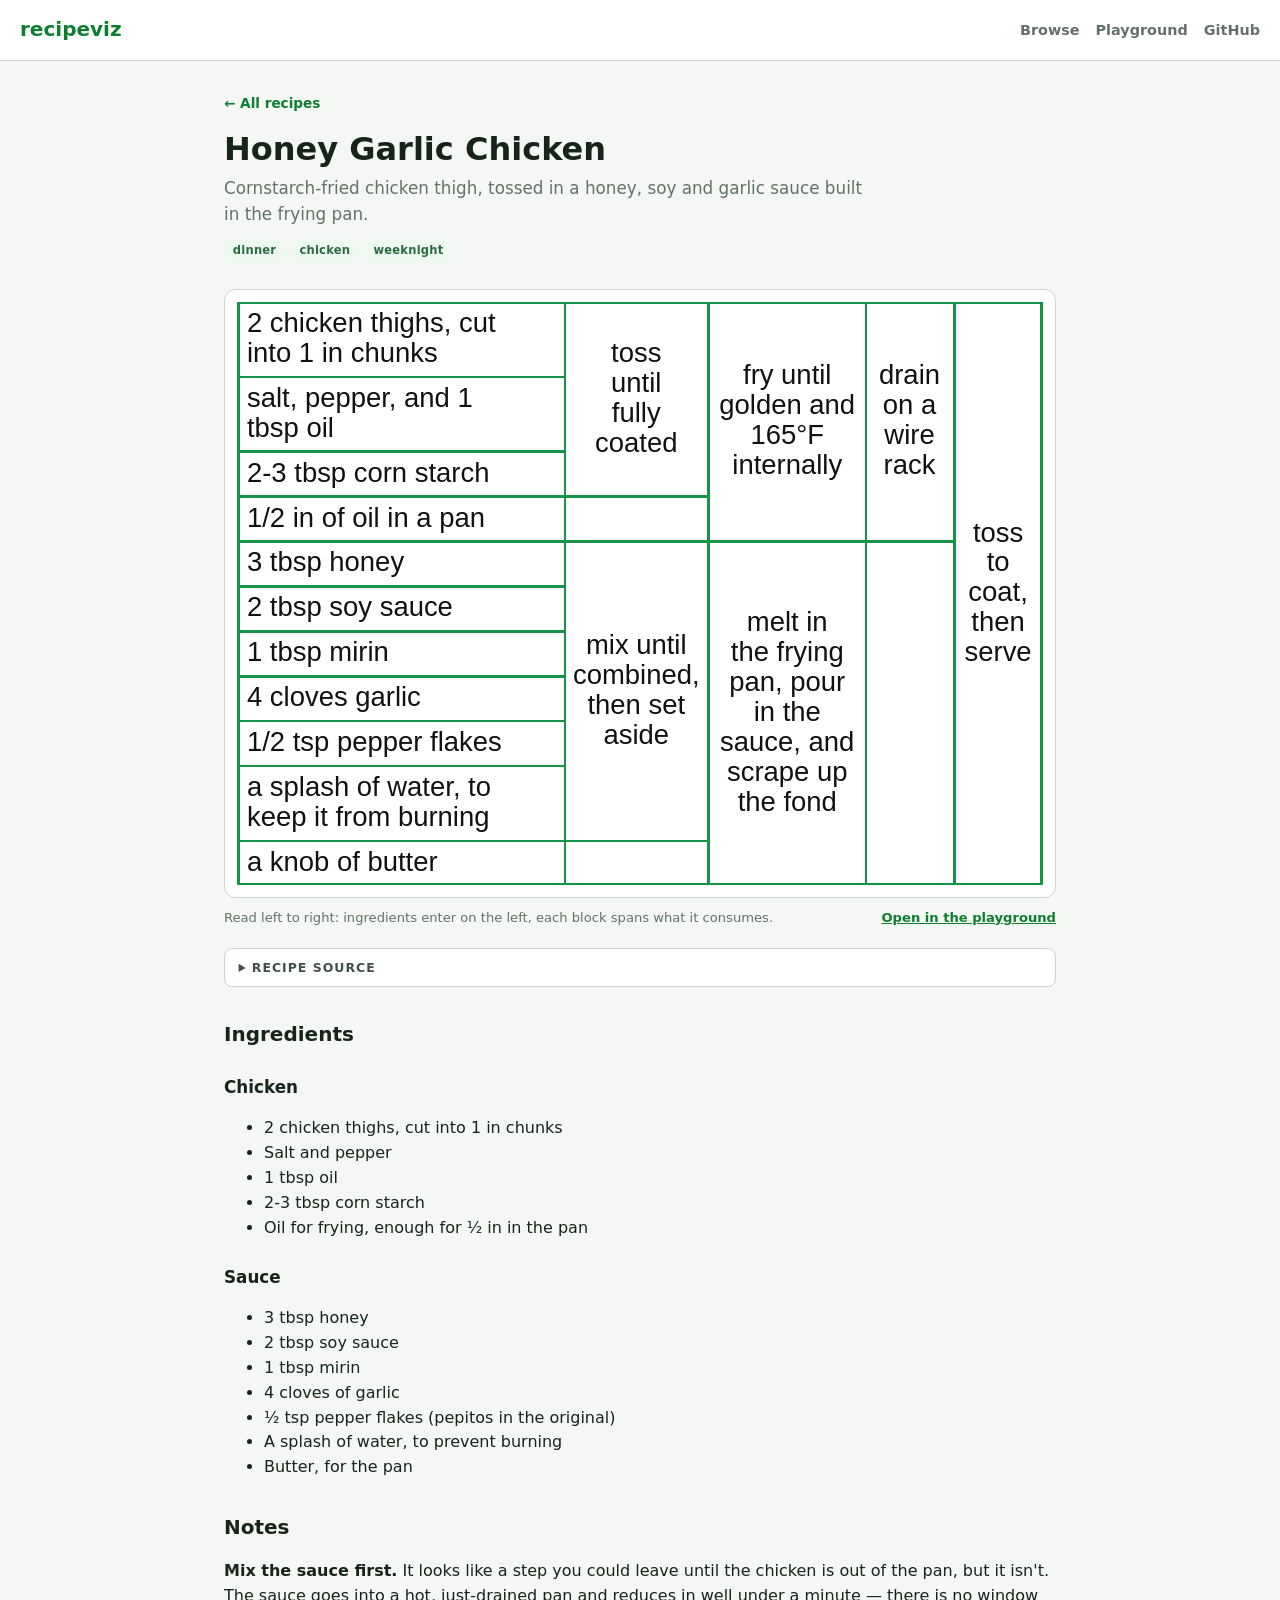
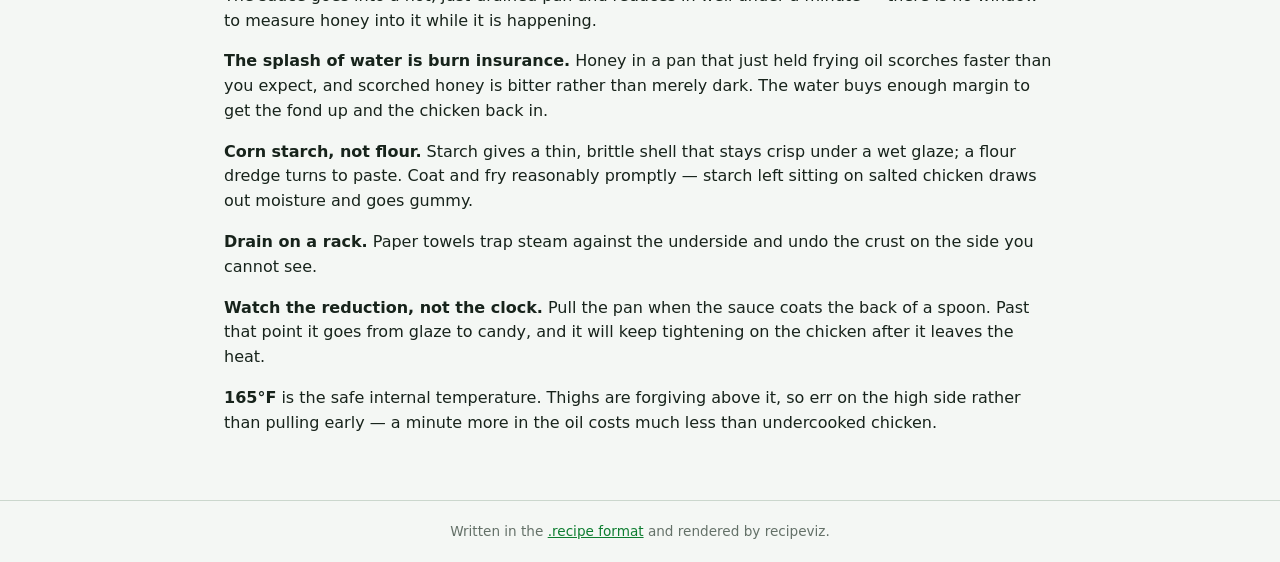
<file: docs/recipes/honey-garlic-chicken.html>
<!doctype html>
<html lang="en">
<head>
  <meta charset="utf-8">
  <meta name="viewport" content="width=device-width, initial-scale=1">
  <title>Honey Garlic Chicken · recipeviz</title>
  <meta name="description" content="Cornstarch-fried chicken thigh, tossed in a honey, soy and garlic sauce built in the frying pan.">
  <link rel="stylesheet" href="../site.css">
</head>
<body>
  <header class="site-header">
    <a class="brand" href="../index.html">recipeviz</a>
    <nav class="site-nav">
      <a href="../browse.html">Browse</a>
      <a href="../index.html">Playground</a>
      <a href="https://github.com/hherman1/recipeviz">GitHub</a>
    </nav>
  </header>
  <main class="recipe">
    <article>
      <p class="back"><a href="../browse.html">&larr; All recipes</a></p>
      <h1>Honey Garlic Chicken</h1>
      <p class="lede-text">Cornstarch-fried chicken thigh, tossed in a honey, soy and garlic sauce built in the frying pan.</p>
      <ul class="tags">
        <li>dinner</li>
        <li>chicken</li>
        <li>weeknight</li>
      </ul>
      <figure class="hero">
        <div class="hero-diagram" style="--diagram-ratio: 646 / 468"><svg xmlns="http://www.w3.org/2000/svg" viewBox="0 0 646 468"><rect width="646" height="468" fill="#fff"/><g fill="none" stroke="#159447" stroke-width="2" shape-rendering="crispEdges"><rect x="1" y="1" width="644" height="466"/><rect x="0" y="0" width="263" height="60"/><rect x="0" y="60" width="263" height="60"/><rect x="0" y="120" width="263" height="36"/><rect x="263" y="0" width="115" height="156"/><line x1="0" y1="156" x2="263" y2="156"/><rect x="0" y="156" width="263" height="36"/><rect x="378" y="0" width="126" height="192"/><line x1="0" y1="192" x2="378" y2="192"/><rect x="504" y="0" width="71" height="192"/><line x1="0" y1="192" x2="504" y2="192"/><rect x="0" y="192" width="263" height="36"/><rect x="0" y="228" width="263" height="36"/><rect x="0" y="264" width="263" height="36"/><rect x="0" y="300" width="263" height="36"/><rect x="0" y="336" width="263" height="36"/><rect x="0" y="372" width="263" height="60"/><rect x="263" y="192" width="115" height="240"/><line x1="0" y1="432" x2="263" y2="432"/><rect x="0" y="432" width="263" height="36"/><rect x="378" y="192" width="126" height="276"/><line x1="0" y1="468" x2="378" y2="468"/><rect x="575" y="0" width="71" height="468"/></g><g fill="#111" font-family="Arial, sans-serif" font-size="22"><text x="8" y="24" text-anchor="start"><tspan x="8">2 chicken thighs, cut</tspan><tspan x="8" dy="24">into 1 in chunks</tspan></text><text x="8" y="84" text-anchor="start"><tspan x="8">salt, pepper, and 1</tspan><tspan x="8" dy="24">tbsp oil</tspan></text><text x="8" y="144" text-anchor="start"><tspan x="8">2-3 tbsp corn starch</tspan></text><text x="320" y="48" text-anchor="middle"><tspan x="320">toss</tspan><tspan x="320" dy="24">until</tspan><tspan x="320" dy="24">fully</tspan><tspan x="320" dy="24">coated</tspan></text><text x="8" y="180" text-anchor="start"><tspan x="8">1/2 in of oil in a pan</tspan></text><text x="441" y="66" text-anchor="middle"><tspan x="441">fry until</tspan><tspan x="441" dy="24">golden and</tspan><tspan x="441" dy="24">165°F</tspan><tspan x="441" dy="24">internally</tspan></text><text x="539" y="66" text-anchor="middle"><tspan x="539">drain</tspan><tspan x="539" dy="24">on a</tspan><tspan x="539" dy="24">wire</tspan><tspan x="539" dy="24">rack</tspan></text><text x="8" y="216" text-anchor="start"><tspan x="8">3 tbsp honey</tspan></text><text x="8" y="252" text-anchor="start"><tspan x="8">2 tbsp soy sauce</tspan></text><text x="8" y="288" text-anchor="start"><tspan x="8">1 tbsp mirin</tspan></text><text x="8" y="324" text-anchor="start"><tspan x="8">4 cloves garlic</tspan></text><text x="8" y="360" text-anchor="start"><tspan x="8">1/2 tsp pepper flakes</tspan></text><text x="8" y="396" text-anchor="start"><tspan x="8">a splash of water, to</tspan><tspan x="8" dy="24">keep it from burning</tspan></text><text x="320" y="282" text-anchor="middle"><tspan x="320">mix until</tspan><tspan x="320" dy="24">combined,</tspan><tspan x="320" dy="24">then set</tspan><tspan x="320" dy="24">aside</tspan></text><text x="8" y="456" text-anchor="start"><tspan x="8">a knob of butter</tspan></text><text x="441" y="264" text-anchor="middle"><tspan x="441">melt in</tspan><tspan x="441" dy="24">the frying</tspan><tspan x="441" dy="24">pan, pour</tspan><tspan x="441" dy="24">in the</tspan><tspan x="441" dy="24">sauce, and</tspan><tspan x="441" dy="24">scrape up</tspan><tspan x="441" dy="24">the fond</tspan></text><text x="610" y="192" text-anchor="middle"><tspan x="610">toss</tspan><tspan x="610" dy="24">to</tspan><tspan x="610" dy="24">coat,</tspan><tspan x="610" dy="24">then</tspan><tspan x="610" dy="24">serve</tspan></text></g></svg></div>
        <figcaption>
          <span>Read left to right: ingredients enter on the left, each block spans what it consumes.</span>
          <span class="caption-links">
            <a href="../index.html?recipe=[base64]">Open in the playground</a>
          </span>
        </figcaption>
      </figure>
      <details class="source">
        <summary>Recipe source</summary>
        <pre><code class="language-recipe">CHICKEN: 2 chicken thighs, cut into 1 in chunks
SEASON: salt, pepper, and 1 tbsp oil
STARCH: 2-3 tbsp corn starch
COATED: toss until fully coated CHICKEN SEASON STARCH
OIL: 1/2 in of oil in a pan
FRIED: fry until golden and 165°F internally COATED OIL
drain on a wire rack FRIED

HONEY: 3 tbsp honey
SOY: 2 tbsp soy sauce
MIRIN: 1 tbsp mirin
GARLIC: 4 cloves garlic
FLAKES: 1/2 tsp pepper flakes
WATER: a splash of water, to keep it from burning
SAUCE: mix until combined, then set aside HONEY SOY MIRIN GARLIC FLAKES WATER

BUTTER: a knob of butter
GLAZE: melt in the frying pan, pour in the sauce, and scrape up the fond BUTTER SAUCE

toss to coat, then serve FRIED GLAZE</code></pre>
      </details>
      <div class="body"><h2>Ingredients</h2>
<h3>Chicken</h3>
<ul>
<li>2 chicken thighs, cut into 1 in chunks</li>
<li>Salt and pepper</li>
<li>1 tbsp oil</li>
<li>2-3 tbsp corn starch</li>
<li>Oil for frying, enough for ½ in in the pan</li>
</ul>
<h3>Sauce</h3>
<ul>
<li>3 tbsp honey</li>
<li>2 tbsp soy sauce</li>
<li>1 tbsp mirin</li>
<li>4 cloves of garlic</li>
<li>½ tsp pepper flakes (pepitos in the original)</li>
<li>A splash of water, to prevent burning</li>
<li>Butter, for the pan</li>
</ul>
<h2>Notes</h2>
<p><strong>Mix the sauce first.</strong> It looks like a step you could leave until the chicken
is out of the pan, but it isn't. The sauce goes into a hot, just-drained pan and
reduces in well under a minute — there is no window to measure honey into it
while it is happening.</p>
<p><strong>The splash of water is burn insurance.</strong> Honey in a pan that just held frying
oil scorches faster than you expect, and scorched honey is bitter rather than
merely dark. The water buys enough margin to get the fond up and the chicken
back in.</p>
<p><strong>Corn starch, not flour.</strong> Starch gives a thin, brittle shell that stays crisp
under a wet glaze; a flour dredge turns to paste. Coat and fry reasonably
promptly — starch left sitting on salted chicken draws out moisture and goes
gummy.</p>
<p><strong>Drain on a rack.</strong> Paper towels trap steam against the underside and undo the
crust on the side you cannot see.</p>
<p><strong>Watch the reduction, not the clock.</strong> Pull the pan when the sauce coats the
back of a spoon. Past that point it goes from glaze to candy, and it will keep
tightening on the chicken after it leaves the heat.</p>
<p><strong>165°F</strong> is the safe internal temperature. Thighs are forgiving above it, so
err on the high side rather than pulling early — a minute more in the oil costs
much less than undercooked chicken.</p>
</div>
    </article>
  </main>
  <footer class="site-footer">
    <p>Written in the <a href="https://github.com/hherman1/recipeviz#spec">.recipe format</a> and rendered by recipeviz.</p>
  </footer>
</body>
</html>
</file>
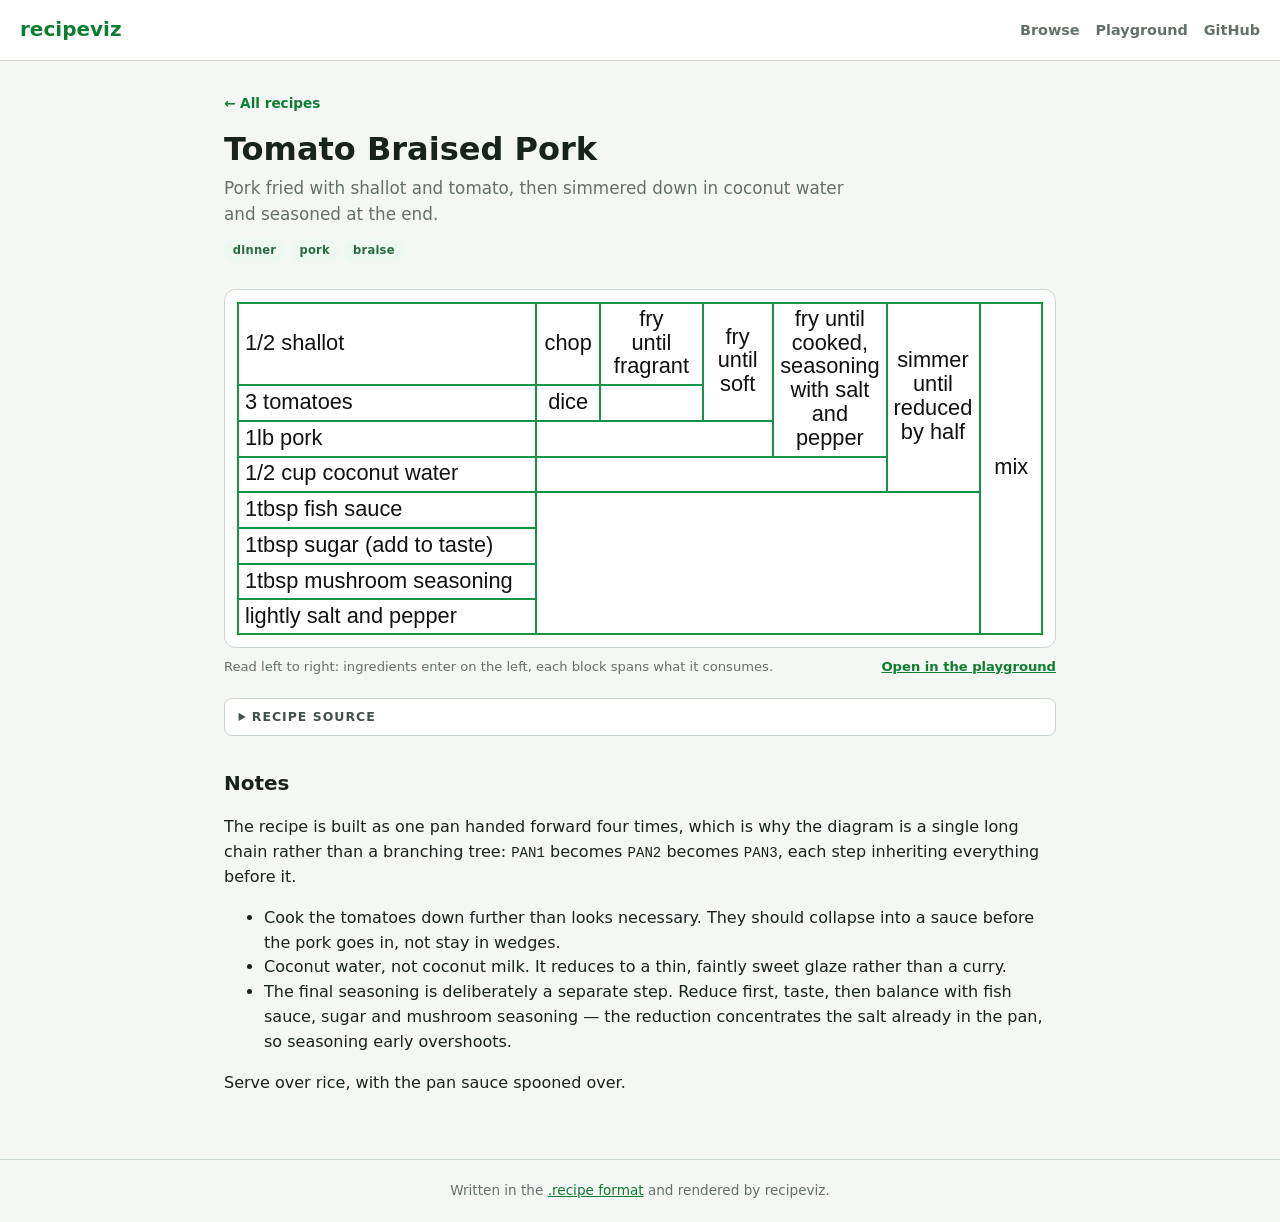
<file: docs/recipes/tomato-braised-pork.html>
<!doctype html>
<html lang="en">
<head>
  <meta charset="utf-8">
  <meta name="viewport" content="width=device-width, initial-scale=1">
  <title>Tomato Braised Pork · recipeviz</title>
  <meta name="description" content="Pork fried with shallot and tomato, then simmered down in coconut water and seasoned at the end.">
  <link rel="stylesheet" href="../site.css">
</head>
<body>
  <header class="site-header">
    <a class="brand" href="../index.html">recipeviz</a>
    <nav class="site-nav">
      <a href="../browse.html">Browse</a>
      <a href="../index.html">Playground</a>
      <a href="https://github.com/hherman1/recipeviz">GitHub</a>
    </nav>
  </header>
  <main class="recipe">
    <article>
      <p class="back"><a href="../browse.html">&larr; All recipes</a></p>
      <h1>Tomato Braised Pork</h1>
      <p class="lede-text">Pork fried with shallot and tomato, then simmered down in coconut water and seasoned at the end.</p>
      <ul class="tags">
        <li>dinner</li>
        <li>pork</li>
        <li>braise</li>
      </ul>
      <figure class="hero">
        <div class="hero-diagram" style="--diagram-ratio: 813 / 336"><svg xmlns="http://www.w3.org/2000/svg" viewBox="0 0 813 336"><rect width="813" height="336" fill="#fff"/><g fill="none" stroke="#159447" stroke-width="2" shape-rendering="crispEdges"><rect x="1" y="1" width="811" height="334"/><rect x="0" y="0" width="302" height="84"/><rect x="302" y="0" width="64" height="84"/><line x1="0" y1="84" x2="302" y2="84"/><rect x="366" y="0" width="104" height="84"/><line x1="0" y1="84" x2="366" y2="84"/><rect x="0" y="84" width="302" height="36"/><rect x="302" y="84" width="64" height="36"/><line x1="0" y1="120" x2="302" y2="120"/><rect x="470" y="0" width="71" height="120"/><line x1="0" y1="120" x2="470" y2="120"/><rect x="0" y="120" width="302" height="36"/><rect x="541" y="0" width="115" height="156"/><line x1="0" y1="156" x2="541" y2="156"/><rect x="0" y="156" width="302" height="36"/><rect x="656" y="0" width="93" height="192"/><line x1="0" y1="192" x2="656" y2="192"/><rect x="0" y="192" width="302" height="36"/><rect x="0" y="228" width="302" height="36"/><rect x="0" y="264" width="302" height="36"/><rect x="0" y="300" width="302" height="36"/><rect x="749" y="0" width="64" height="336"/></g><g fill="#111" font-family="Arial, sans-serif" font-size="22"><text x="8" y="48" text-anchor="start"><tspan x="8">1/2 shallot</tspan></text><text x="334" y="48" text-anchor="middle"><tspan x="334">chop</tspan></text><text x="418" y="24" text-anchor="middle"><tspan x="418">fry</tspan><tspan x="418" dy="24">until</tspan><tspan x="418" dy="24">fragrant</tspan></text><text x="8" y="108" text-anchor="start"><tspan x="8">3 tomatoes</tspan></text><text x="334" y="108" text-anchor="middle"><tspan x="334">dice</tspan></text><text x="505" y="42" text-anchor="middle"><tspan x="505">fry</tspan><tspan x="505" dy="24">until</tspan><tspan x="505" dy="24">soft</tspan></text><text x="8" y="144" text-anchor="start"><tspan x="8">1lb pork</tspan></text><text x="598" y="24" text-anchor="middle"><tspan x="598">fry until</tspan><tspan x="598" dy="24">cooked,</tspan><tspan x="598" dy="24">seasoning</tspan><tspan x="598" dy="24">with salt</tspan><tspan x="598" dy="24">and</tspan><tspan x="598" dy="24">pepper</tspan></text><text x="8" y="180" text-anchor="start"><tspan x="8">1/2 cup coconut water</tspan></text><text x="702" y="66" text-anchor="middle"><tspan x="702">simmer</tspan><tspan x="702" dy="24">until</tspan><tspan x="702" dy="24">reduced</tspan><tspan x="702" dy="24">by half</tspan></text><text x="8" y="216" text-anchor="start"><tspan x="8">1tbsp fish sauce</tspan></text><text x="8" y="252" text-anchor="start"><tspan x="8">1tbsp sugar (add to taste)</tspan></text><text x="8" y="288" text-anchor="start"><tspan x="8">1tbsp mushroom seasoning</tspan></text><text x="8" y="324" text-anchor="start"><tspan x="8">lightly salt and pepper</tspan></text><text x="781" y="174" text-anchor="middle"><tspan x="781">mix</tspan></text></g></svg></div>
        <figcaption>
          <span>Read left to right: ingredients enter on the left, each block spans what it consumes.</span>
          <span class="caption-links">
            <a href="../index.html?recipe=[base64]">Open in the playground</a>
          </span>
        </figcaption>
      </figure>
      <details class="source">
        <summary>Recipe source</summary>
        <pre><code class="language-recipe">SHA: 1/2 shallot
chop SHA
fry until fragrant SHA

TOM: 3 tomatoes
dice TOM
PAN1: fry until soft TOM SHA

PORK: 1lb pork
PAN2: fry until cooked, seasoning with salt and pepper PORK PAN1

COCO: 1/2 cup coconut water
PAN3: simmer until reduced by half COCO PAN2

FISH: 1tbsp fish sauce
SUG: 1tbsp sugar (add to taste)
MU: 1tbsp mushroom seasoning
SAL: lightly salt and pepper

mix PAN3 FISH SUG MU SAL</code></pre>
      </details>
      <div class="body"><h2>Notes</h2>
<p>The recipe is built as one pan handed forward four times, which is why the
diagram is a single long chain rather than a branching tree: <code>PAN1</code> becomes
<code>PAN2</code> becomes <code>PAN3</code>, each step inheriting everything before it.</p>
<ul>
<li>Cook the tomatoes down further than looks necessary. They should collapse
into a sauce before the pork goes in, not stay in wedges.</li>
<li>Coconut water, not coconut milk. It reduces to a thin, faintly sweet glaze
rather than a curry.</li>
<li>The final seasoning is deliberately a separate step. Reduce first, taste,
then balance with fish sauce, sugar and mushroom seasoning — the reduction
concentrates the salt already in the pan, so seasoning early overshoots.</li>
</ul>
<p>Serve over rice, with the pan sauce spooned over.</p>
</div>
    </article>
  </main>
  <footer class="site-footer">
    <p>Written in the <a href="https://github.com/hherman1/recipeviz#spec">.recipe format</a> and rendered by recipeviz.</p>
  </footer>
</body>
</html>
</file>
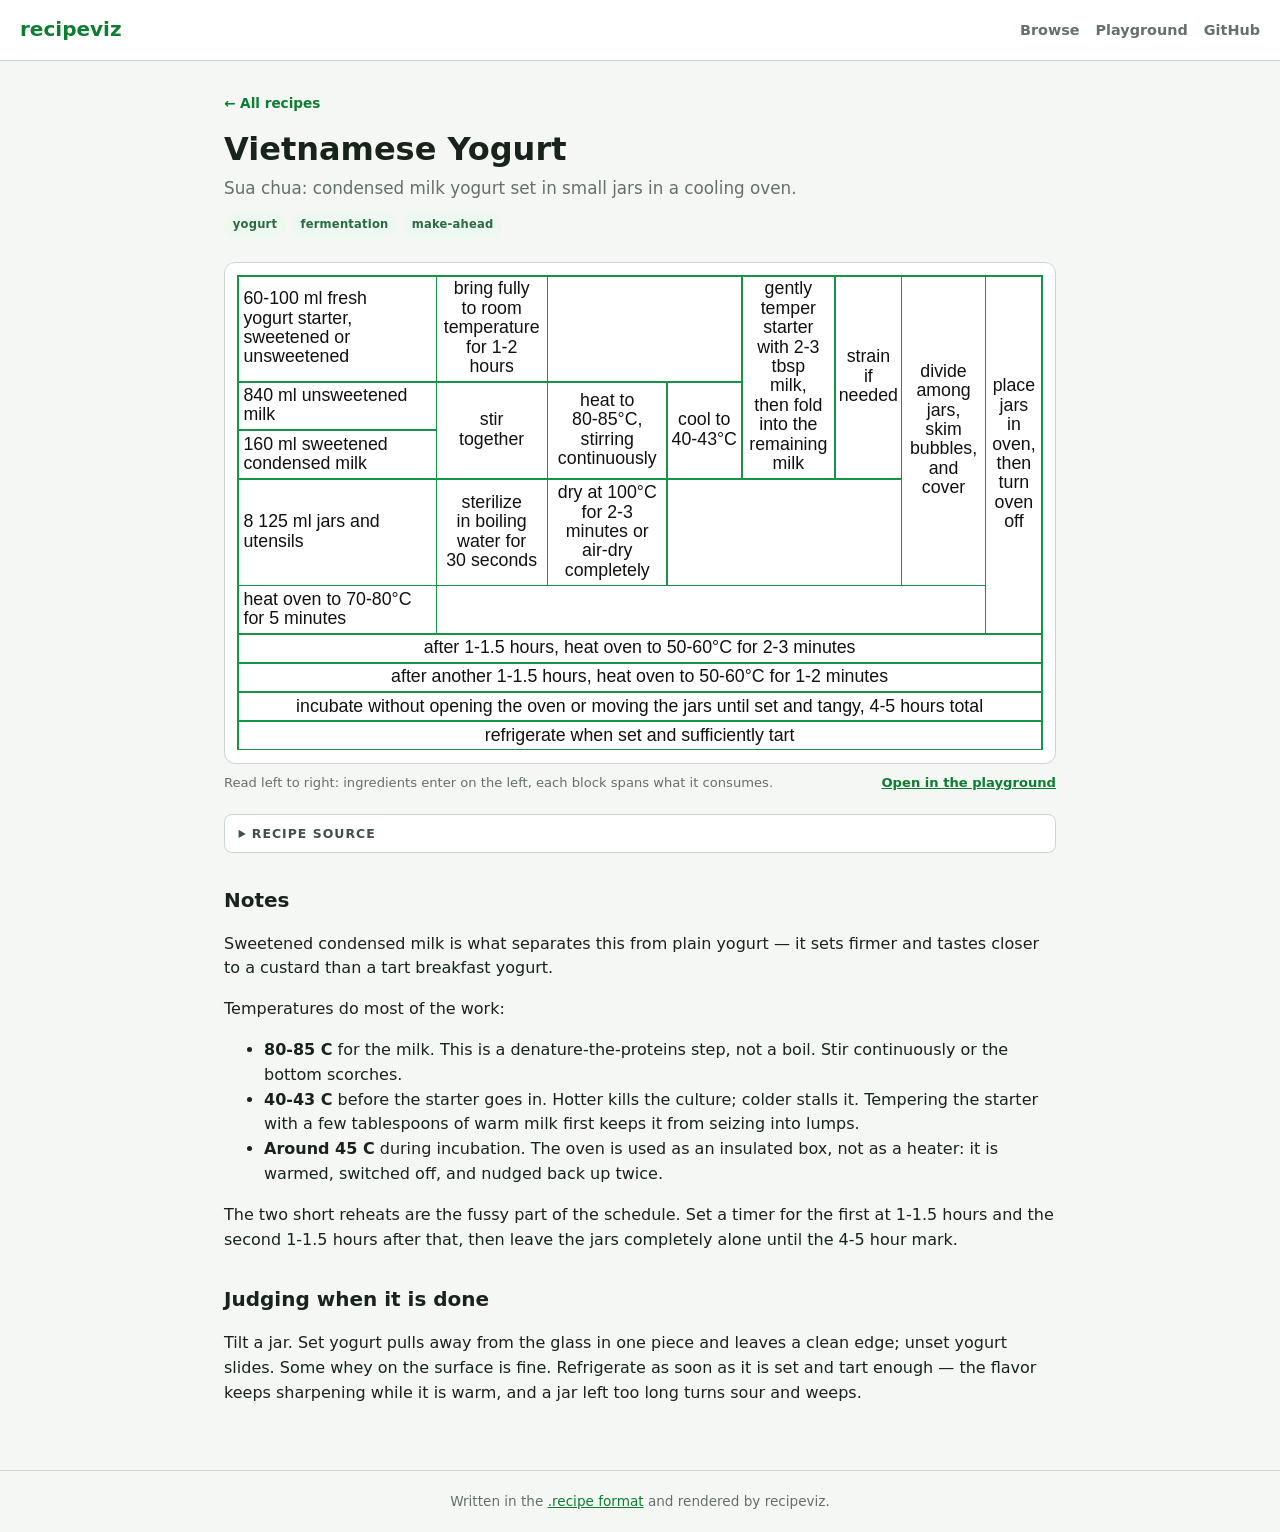
<file: docs/recipes/vietnamese-yogurt.html>
<!doctype html>
<html lang="en">
<head>
  <meta charset="utf-8">
  <meta name="viewport" content="width=device-width, initial-scale=1">
  <title>Vietnamese Yogurt · recipeviz</title>
  <meta name="description" content="Sua chua: condensed milk yogurt set in small jars in a cooling oven.">
  <link rel="stylesheet" href="../site.css">
</head>
<body>
  <header class="site-header">
    <a class="brand" href="../index.html">recipeviz</a>
    <nav class="site-nav">
      <a href="../browse.html">Browse</a>
      <a href="../index.html">Playground</a>
      <a href="https://github.com/hherman1/recipeviz">GitHub</a>
    </nav>
  </header>
  <main class="recipe">
    <article>
      <p class="back"><a href="../browse.html">&larr; All recipes</a></p>
      <h1>Vietnamese Yogurt</h1>
      <p class="lede-text">Sua chua: condensed milk yogurt set in small jars in a cooling oven.</p>
      <ul class="tags">
        <li>yogurt</li>
        <li>fermentation</li>
        <li>make-ahead</li>
      </ul>
      <figure class="hero">
        <div class="hero-diagram" style="--diagram-ratio: 997 / 588"><svg xmlns="http://www.w3.org/2000/svg" viewBox="0 0 997 588"><rect width="997" height="588" fill="#fff"/><g fill="none" stroke="#159447" stroke-width="2" shape-rendering="crispEdges"><rect x="1" y="1" width="995" height="586"/><line x1="0" y1="444" x2="997" y2="444"/><line x1="0" y1="480" x2="997" y2="480"/><line x1="0" y1="516" x2="997" y2="516"/><line x1="0" y1="552" x2="997" y2="552"/><rect x="0" y="0" width="247" height="132"/><rect x="247" y="0" width="137" height="132"/><line x1="0" y1="132" x2="247" y2="132"/><rect x="0" y="132" width="247" height="60"/><rect x="0" y="192" width="247" height="60"/><rect x="247" y="132" width="137" height="120"/><line x1="0" y1="252" x2="247" y2="252"/><rect x="384" y="132" width="148" height="120"/><line x1="0" y1="252" x2="384" y2="252"/><rect x="532" y="132" width="93" height="120"/><line x1="0" y1="252" x2="532" y2="252"/><rect x="625" y="0" width="115" height="252"/><line x1="0" y1="252" x2="625" y2="252"/><rect x="740" y="0" width="82" height="252"/><line x1="0" y1="252" x2="740" y2="252"/><rect x="0" y="252" width="247" height="132"/><rect x="247" y="252" width="137" height="132"/><line x1="0" y1="384" x2="247" y2="384"/><rect x="384" y="252" width="148" height="132"/><line x1="0" y1="384" x2="384" y2="384"/><rect x="822" y="0" width="104" height="384"/><line x1="0" y1="384" x2="822" y2="384"/><rect x="0" y="384" width="247" height="60"/><rect x="926" y="0" width="71" height="444"/></g><g fill="#111" font-family="Arial, sans-serif" font-size="22"><text x="8" y="36" text-anchor="start"><tspan x="8">60-100 ml fresh</tspan><tspan x="8" dy="24">yogurt starter,</tspan><tspan x="8" dy="24">sweetened or</tspan><tspan x="8" dy="24">unsweetened</tspan></text><text x="315" y="24" text-anchor="middle"><tspan x="315">bring fully</tspan><tspan x="315" dy="24">to room</tspan><tspan x="315" dy="24">temperature</tspan><tspan x="315" dy="24">for 1-2</tspan><tspan x="315" dy="24">hours</tspan></text><text x="8" y="156" text-anchor="start"><tspan x="8">840 ml unsweetened</tspan><tspan x="8" dy="24">milk</tspan></text><text x="8" y="216" text-anchor="start"><tspan x="8">160 ml sweetened</tspan><tspan x="8" dy="24">condensed milk</tspan></text><text x="315" y="186" text-anchor="middle"><tspan x="315">stir</tspan><tspan x="315" dy="24">together</tspan></text><text x="458" y="162" text-anchor="middle"><tspan x="458">heat to</tspan><tspan x="458" dy="24">80-85°C,</tspan><tspan x="458" dy="24">stirring</tspan><tspan x="458" dy="24">continuously</tspan></text><text x="578" y="186" text-anchor="middle"><tspan x="578">cool to</tspan><tspan x="578" dy="24">40-43°C</tspan></text><text x="682" y="24" text-anchor="middle"><tspan x="682">gently</tspan><tspan x="682" dy="24">temper</tspan><tspan x="682" dy="24">starter</tspan><tspan x="682" dy="24">with 2-3</tspan><tspan x="682" dy="24">tbsp</tspan><tspan x="682" dy="24">milk,</tspan><tspan x="682" dy="24">then fold</tspan><tspan x="682" dy="24">into the</tspan><tspan x="682" dy="24">remaining</tspan><tspan x="682" dy="24">milk</tspan></text><text x="781" y="108" text-anchor="middle"><tspan x="781">strain</tspan><tspan x="781" dy="24">if</tspan><tspan x="781" dy="24">needed</tspan></text><text x="8" y="312" text-anchor="start"><tspan x="8">8 125 ml jars and</tspan><tspan x="8" dy="24">utensils</tspan></text><text x="315" y="288" text-anchor="middle"><tspan x="315">sterilize</tspan><tspan x="315" dy="24">in boiling</tspan><tspan x="315" dy="24">water for</tspan><tspan x="315" dy="24">30 seconds</tspan></text><text x="458" y="276" text-anchor="middle"><tspan x="458">dry at 100°C</tspan><tspan x="458" dy="24">for 2-3</tspan><tspan x="458" dy="24">minutes or</tspan><tspan x="458" dy="24">air-dry</tspan><tspan x="458" dy="24">completely</tspan></text><text x="874" y="126" text-anchor="middle"><tspan x="874">divide</tspan><tspan x="874" dy="24">among</tspan><tspan x="874" dy="24">jars,</tspan><tspan x="874" dy="24">skim</tspan><tspan x="874" dy="24">bubbles,</tspan><tspan x="874" dy="24">and</tspan><tspan x="874" dy="24">cover</tspan></text><text x="8" y="408" text-anchor="start"><tspan x="8">heat oven to 70-80°C</tspan><tspan x="8" dy="24">for 5 minutes</tspan></text><text x="961" y="144" text-anchor="middle"><tspan x="961">place</tspan><tspan x="961" dy="24">jars</tspan><tspan x="961" dy="24">in</tspan><tspan x="961" dy="24">oven,</tspan><tspan x="961" dy="24">then</tspan><tspan x="961" dy="24">turn</tspan><tspan x="961" dy="24">oven</tspan><tspan x="961" dy="24">off</tspan></text><text x="498" y="468" text-anchor="middle"><tspan x="498">after 1-1.5 hours, heat oven to 50-60°C for 2-3 minutes</tspan></text><text x="498" y="504" text-anchor="middle"><tspan x="498">after another 1-1.5 hours, heat oven to 50-60°C for 1-2 minutes</tspan></text><text x="498" y="540" text-anchor="middle"><tspan x="498">incubate without opening the oven or moving the jars until set and tangy, 4-5 hours total</tspan></text><text x="498" y="576" text-anchor="middle"><tspan x="498">refrigerate when set and sufficiently tart</tspan></text></g></svg></div>
        <figcaption>
          <span>Read left to right: ingredients enter on the left, each block spans what it consumes.</span>
          <span class="caption-links">
            <a href="../index.html?recipe=[base64]">Open in the playground</a>
          </span>
        </figcaption>
      </figure>
      <details class="source">
        <summary>Recipe source</summary>
        <pre><code class="language-recipe">STARTER: 60-100 ml fresh yogurt starter, sweetened or unsweetened
bring fully to room temperature for 1-2 hours STARTER

JARS: 8 125 ml jars and utensils
sterilize in boiling water for 30 seconds JARS
dry at 100°C for 2-3 minutes or air-dry completely JARS

MILK: 840 ml unsweetened milk
COND: 160 ml sweetened condensed milk
BASE: stir together MILK COND
heat to 80-85°C, stirring continuously BASE
cool to 40-43°C BASE

CULTURED: gently temper starter with 2-3 tbsp milk, then fold into the remaining milk BASE STARTER
strain if needed CULTURED
FILLED: divide among jars, skim bubbles, and cover CULTURED JARS

OVEN: heat oven to 70-80°C for 5 minutes
INCUBATING: place jars in oven, then turn oven off FILLED OVEN
after 1-1.5 hours, heat oven to 50-60°C for 2-3 minutes
after another 1-1.5 hours, heat oven to 50-60°C for 1-2 minutes
incubate without opening the oven or moving the jars until set and tangy, 4-5 hours total
refrigerate when set and sufficiently tart</code></pre>
      </details>
      <div class="body"><h2>Notes</h2>
<p>Sweetened condensed milk is what separates this from plain yogurt — it sets
firmer and tastes closer to a custard than a tart breakfast yogurt.</p>
<p>Temperatures do most of the work:</p>
<ul>
<li><strong>80-85 C</strong> for the milk. This is a denature-the-proteins step, not a boil.
Stir continuously or the bottom scorches.</li>
<li><strong>40-43 C</strong> before the starter goes in. Hotter kills the culture; colder
stalls it. Tempering the starter with a few tablespoons of warm milk first
keeps it from seizing into lumps.</li>
<li><strong>Around 45 C</strong> during incubation. The oven is used as an insulated box, not
as a heater: it is warmed, switched off, and nudged back up twice.</li>
</ul>
<p>The two short reheats are the fussy part of the schedule. Set a timer for the
first at 1-1.5 hours and the second 1-1.5 hours after that, then leave the
jars completely alone until the 4-5 hour mark.</p>
<h2>Judging when it is done</h2>
<p>Tilt a jar. Set yogurt pulls away from the glass in one piece and leaves a
clean edge; unset yogurt slides. Some whey on the surface is fine. Refrigerate
as soon as it is set and tart enough — the flavor keeps sharpening while it is
warm, and a jar left too long turns sour and weeps.</p>
</div>
    </article>
  </main>
  <footer class="site-footer">
    <p>Written in the <a href="https://github.com/hherman1/recipeviz#spec">.recipe format</a> and rendered by recipeviz.</p>
  </footer>
</body>
</html>
</file>
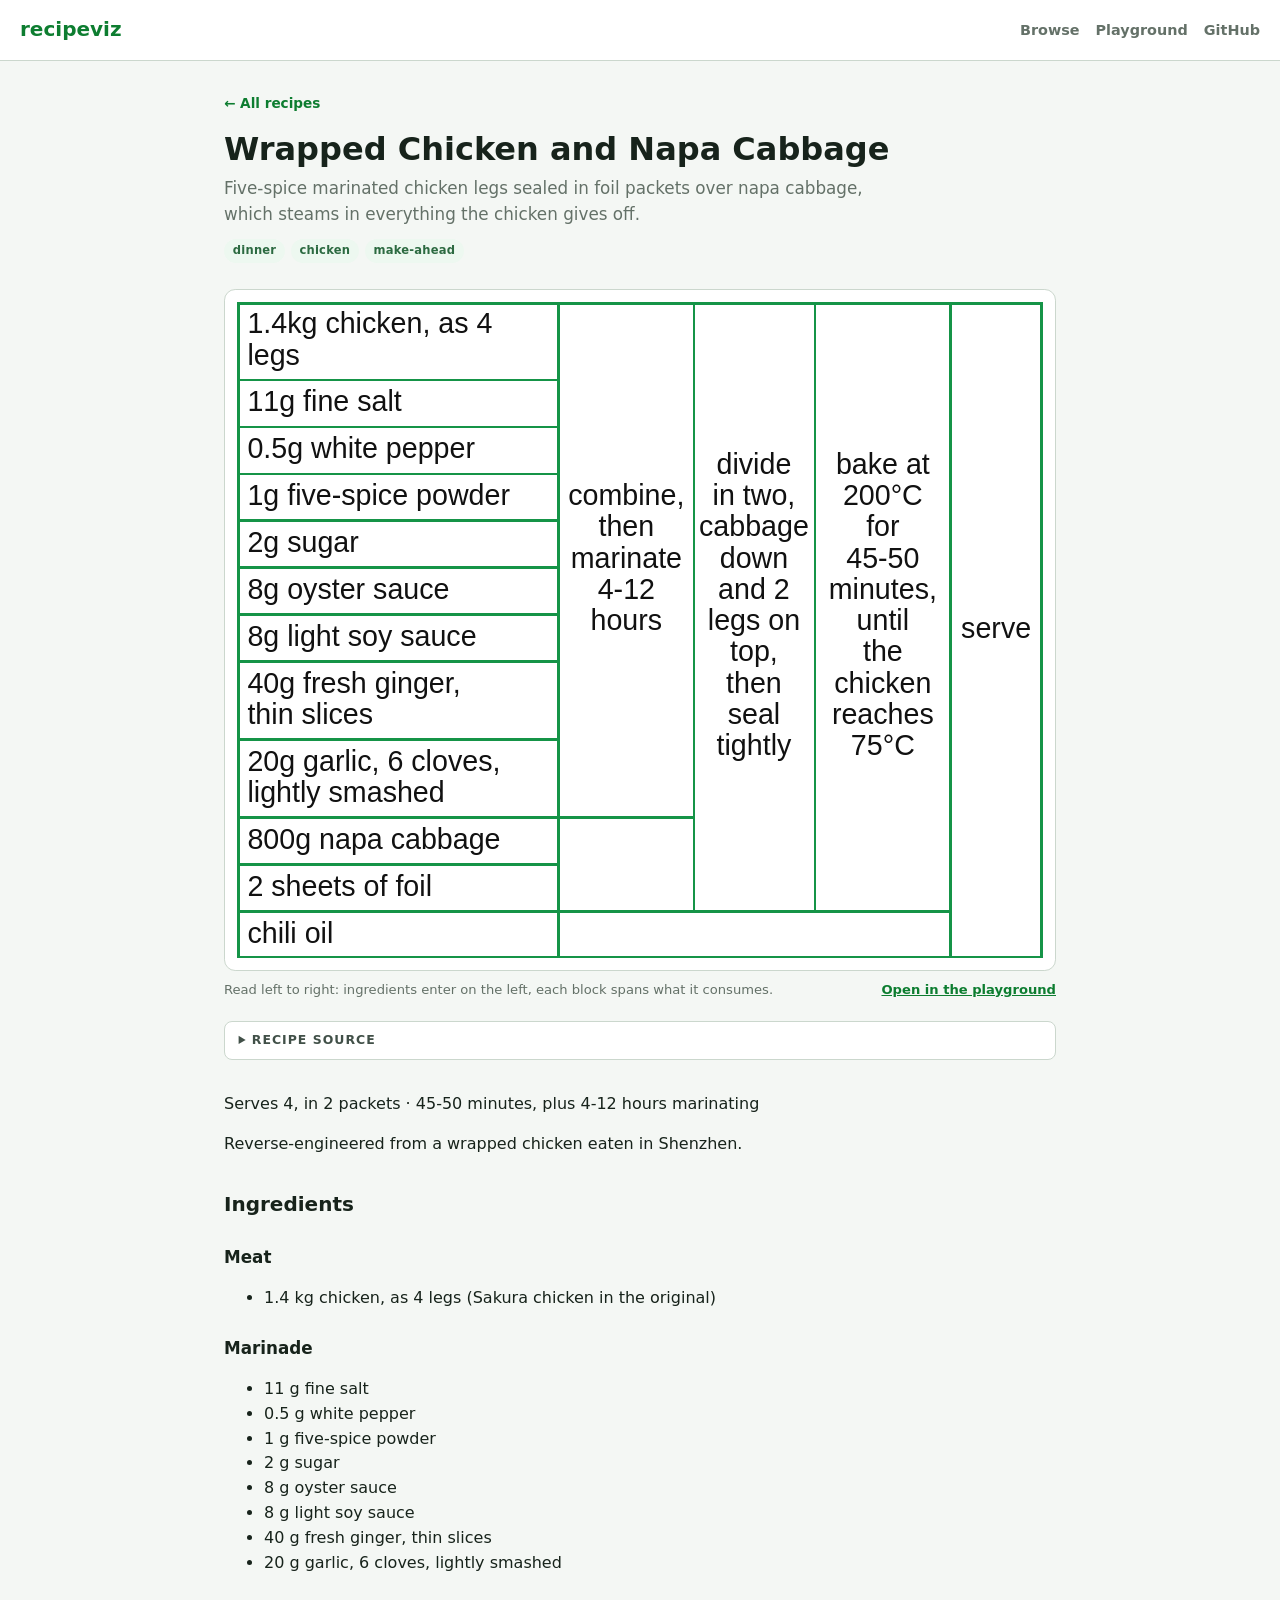
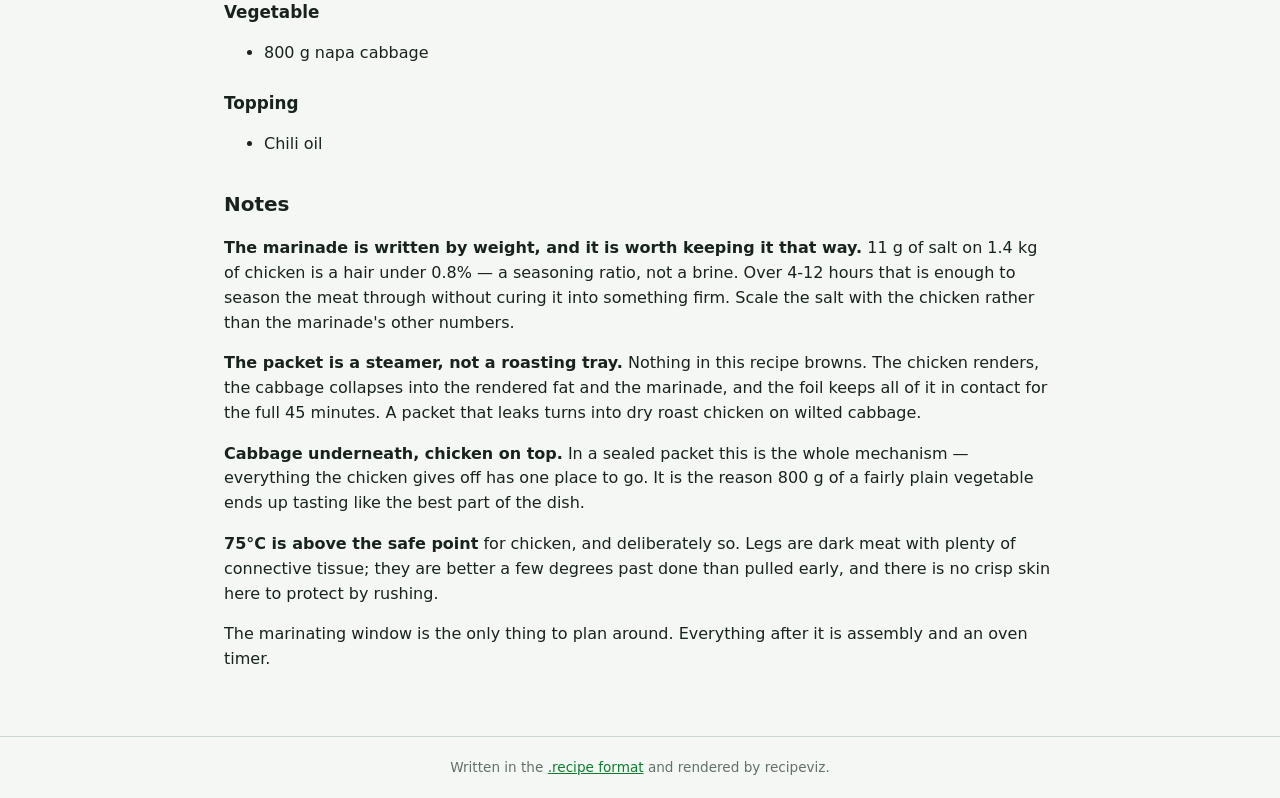
<file: docs/recipes/wrapped-chicken-and-napa-cabbage.html>
<!doctype html>
<html lang="en">
<head>
  <meta charset="utf-8">
  <meta name="viewport" content="width=device-width, initial-scale=1">
  <title>Wrapped Chicken and Napa Cabbage · recipeviz</title>
  <meta name="description" content="Five-spice marinated chicken legs sealed in foil packets over napa cabbage, which steams in everything the chicken gives off.">
  <link rel="stylesheet" href="../site.css">
</head>
<body>
  <header class="site-header">
    <a class="brand" href="../index.html">recipeviz</a>
    <nav class="site-nav">
      <a href="../browse.html">Browse</a>
      <a href="../index.html">Playground</a>
      <a href="https://github.com/hherman1/recipeviz">GitHub</a>
    </nav>
  </header>
  <main class="recipe">
    <article>
      <p class="back"><a href="../browse.html">&larr; All recipes</a></p>
      <h1>Wrapped Chicken and Napa Cabbage</h1>
      <p class="lede-text">Five-spice marinated chicken legs sealed in foil packets over napa cabbage, which steams in everything the chicken gives off.</p>
      <ul class="tags">
        <li>dinner</li>
        <li>chicken</li>
        <li>make-ahead</li>
      </ul>
      <figure class="hero">
        <div class="hero-diagram" style="--diagram-ratio: 619 / 504"><svg xmlns="http://www.w3.org/2000/svg" viewBox="0 0 619 504"><rect width="619" height="504" fill="#fff"/><g fill="none" stroke="#159447" stroke-width="2" shape-rendering="crispEdges"><rect x="1" y="1" width="617" height="502"/><rect x="0" y="0" width="247" height="60"/><rect x="0" y="60" width="247" height="36"/><rect x="0" y="96" width="247" height="36"/><rect x="0" y="132" width="247" height="36"/><rect x="0" y="168" width="247" height="36"/><rect x="0" y="204" width="247" height="36"/><rect x="0" y="240" width="247" height="36"/><rect x="0" y="276" width="247" height="60"/><rect x="0" y="336" width="247" height="60"/><rect x="247" y="0" width="104" height="396"/><line x1="0" y1="396" x2="247" y2="396"/><rect x="0" y="396" width="247" height="36"/><rect x="0" y="432" width="247" height="36"/><rect x="351" y="0" width="93" height="468"/><line x1="0" y1="468" x2="351" y2="468"/><rect x="444" y="0" width="104" height="468"/><line x1="0" y1="468" x2="444" y2="468"/><rect x="0" y="468" width="247" height="36"/><rect x="548" y="0" width="71" height="504"/></g><g fill="#111" font-family="Arial, sans-serif" font-size="22"><text x="8" y="24" text-anchor="start"><tspan x="8">1.4kg chicken, as 4</tspan><tspan x="8" dy="24">legs</tspan></text><text x="8" y="84" text-anchor="start"><tspan x="8">11g fine salt</tspan></text><text x="8" y="120" text-anchor="start"><tspan x="8">0.5g white pepper</tspan></text><text x="8" y="156" text-anchor="start"><tspan x="8">1g five-spice powder</tspan></text><text x="8" y="192" text-anchor="start"><tspan x="8">2g sugar</tspan></text><text x="8" y="228" text-anchor="start"><tspan x="8">8g oyster sauce</tspan></text><text x="8" y="264" text-anchor="start"><tspan x="8">8g light soy sauce</tspan></text><text x="8" y="300" text-anchor="start"><tspan x="8">40g fresh ginger,</tspan><tspan x="8" dy="24">thin slices</tspan></text><text x="8" y="360" text-anchor="start"><tspan x="8">20g garlic, 6 cloves,</tspan><tspan x="8" dy="24">lightly smashed</tspan></text><text x="299" y="156" text-anchor="middle"><tspan x="299">combine,</tspan><tspan x="299" dy="24">then</tspan><tspan x="299" dy="24">marinate</tspan><tspan x="299" dy="24">4-12</tspan><tspan x="299" dy="24">hours</tspan></text><text x="8" y="420" text-anchor="start"><tspan x="8">800g napa cabbage</tspan></text><text x="8" y="456" text-anchor="start"><tspan x="8">2 sheets of foil</tspan></text><text x="397" y="132" text-anchor="middle"><tspan x="397">divide</tspan><tspan x="397" dy="24">in two,</tspan><tspan x="397" dy="24">cabbage</tspan><tspan x="397" dy="24">down</tspan><tspan x="397" dy="24">and 2</tspan><tspan x="397" dy="24">legs on</tspan><tspan x="397" dy="24">top,</tspan><tspan x="397" dy="24">then</tspan><tspan x="397" dy="24">seal</tspan><tspan x="397" dy="24">tightly</tspan></text><text x="496" y="132" text-anchor="middle"><tspan x="496">bake at</tspan><tspan x="496" dy="24">200°C</tspan><tspan x="496" dy="24">for</tspan><tspan x="496" dy="24">45-50</tspan><tspan x="496" dy="24">minutes,</tspan><tspan x="496" dy="24">until</tspan><tspan x="496" dy="24">the</tspan><tspan x="496" dy="24">chicken</tspan><tspan x="496" dy="24">reaches</tspan><tspan x="496" dy="24">75°C</tspan></text><text x="8" y="492" text-anchor="start"><tspan x="8">chili oil</tspan></text><text x="583" y="258" text-anchor="middle"><tspan x="583">serve</tspan></text></g></svg></div>
        <figcaption>
          <span>Read left to right: ingredients enter on the left, each block spans what it consumes.</span>
          <span class="caption-links">
            <a href="../index.html?recipe=[base64]">Open in the playground</a>
          </span>
        </figcaption>
      </figure>
      <details class="source">
        <summary>Recipe source</summary>
        <pre><code class="language-recipe">CHICKEN: 1.4kg chicken, as 4 legs
SALT: 11g fine salt
PEPPER: 0.5g white pepper
FIVESPICE: 1g five-spice powder
SUGAR: 2g sugar
OYSTER: 8g oyster sauce
SOY: 8g light soy sauce
GINGER: 40g fresh ginger, thin slices
GARLIC: 20g garlic, 6 cloves, lightly smashed
MARINATED: combine, then marinate 4-12 hours CHICKEN SALT PEPPER FIVESPICE SUGAR OYSTER SOY GINGER GARLIC

CABBAGE: 800g napa cabbage
FOIL: 2 sheets of foil
PACKETS: divide in two, cabbage down and 2 legs on top, then seal tightly MARINATED CABBAGE FOIL
BAKED: bake at 200°C for 45-50 minutes, until the chicken reaches 75°C PACKETS

CHILI: chili oil
serve BAKED CHILI</code></pre>
      </details>
      <div class="body"><p>Serves 4, in 2 packets · 45-50 minutes, plus 4-12 hours marinating</p>
<p>Reverse-engineered from a wrapped chicken eaten in Shenzhen.</p>
<h2>Ingredients</h2>
<h3>Meat</h3>
<ul>
<li>1.4 kg chicken, as 4 legs (Sakura chicken in the original)</li>
</ul>
<h3>Marinade</h3>
<ul>
<li>11 g fine salt</li>
<li>0.5 g white pepper</li>
<li>1 g five-spice powder</li>
<li>2 g sugar</li>
<li>8 g oyster sauce</li>
<li>8 g light soy sauce</li>
<li>40 g fresh ginger, thin slices</li>
<li>20 g garlic, 6 cloves, lightly smashed</li>
</ul>
<h3>Vegetable</h3>
<ul>
<li>800 g napa cabbage</li>
</ul>
<h3>Topping</h3>
<ul>
<li>Chili oil</li>
</ul>
<h2>Notes</h2>
<p><strong>The marinade is written by weight, and it is worth keeping it that way.</strong> 11 g
of salt on 1.4 kg of chicken is a hair under 0.8% — a seasoning ratio, not a
brine. Over 4-12 hours that is enough to season the meat through without curing
it into something firm. Scale the salt with the chicken rather than the
marinade's other numbers.</p>
<p><strong>The packet is a steamer, not a roasting tray.</strong> Nothing in this recipe browns.
The chicken renders, the cabbage collapses into the rendered fat and the
marinade, and the foil keeps all of it in contact for the full 45 minutes. A
packet that leaks turns into dry roast chicken on wilted cabbage.</p>
<p><strong>Cabbage underneath, chicken on top.</strong> In a sealed packet this is the whole
mechanism — everything the chicken gives off has one place to go. It is the
reason 800 g of a fairly plain vegetable ends up tasting like the best part of
the dish.</p>
<p><strong>75°C is above the safe point</strong> for chicken, and deliberately so. Legs are dark
meat with plenty of connective tissue; they are better a few degrees past done
than pulled early, and there is no crisp skin here to protect by rushing.</p>
<p>The marinating window is the only thing to plan around. Everything after it is
assembly and an oven timer.</p>
</div>
    </article>
  </main>
  <footer class="site-footer">
    <p>Written in the <a href="https://github.com/hherman1/recipeviz#spec">.recipe format</a> and rendered by recipeviz.</p>
  </footer>
</body>
</html>
</file>
<file: docs/site.css>
/* Shared styles for the generated browse index and recipe pages. */

:root {
  --ink: #17231b;
  --muted: #647168;
  --line: #cbd7cd;
  --page: #f4f7f4;
  --surface: #fff;
  --accent: #159447;
  --accent-dark: #0d7d30;
  --accent-wash: #edf8f0;

  color: var(--ink);
  background: var(--page);
  font-family: Inter, ui-sans-serif, system-ui, -apple-system, BlinkMacSystemFont, "Segoe UI", sans-serif;
}

* {
  box-sizing: border-box;
}

body {
  display: flex;
  flex-direction: column;
  min-height: 100vh;
  margin: 0;
  line-height: 1.55;
}

a {
  color: var(--accent-dark);
}

.site-header {
  display: flex;
  align-items: center;
  gap: 1rem;
  padding: 0.9rem 1.25rem;
  border-bottom: 1px solid var(--line);
  background: var(--surface);
}

.brand {
  color: var(--accent-dark);
  font-size: 1.25rem;
  font-weight: 750;
  text-decoration: none;
}

.site-nav {
  display: flex;
  gap: 1rem;
  margin-left: auto;
  font-size: 0.9rem;
  font-weight: 650;
}

.site-nav a {
  color: var(--muted);
  text-decoration: none;
}

.site-nav a:hover {
  color: var(--accent-dark);
}

main {
  flex: 1;
  width: 100%;
  max-width: 68rem;
  margin: 0 auto;
  padding: 2rem 1.25rem 3rem;
}

.lede h1 {
  margin: 0 0 0.35rem;
  font-size: 1.9rem;
}

.lede p {
  max-width: 42rem;
  margin: 0;
  color: var(--muted);
}

/* Browse index */

.cards {
  display: grid;
  grid-template-columns: repeat(auto-fill, minmax(19rem, 1fr));
  gap: 1.1rem;
  margin: 1.75rem 0 0;
  padding: 0;
  list-style: none;
}

.card {
  display: flex;
  height: 100%;
  flex-direction: column;
  overflow: hidden;
  border: 1px solid var(--line);
  border-radius: 0.7rem;
  background: var(--surface);
  color: inherit;
  text-decoration: none;
}

.card:hover {
  border-color: var(--accent);
  box-shadow: 0 0.6rem 1.4rem rgb(24 48 31 / 10%);
}

.card:focus-visible {
  outline: 3px solid rgb(21 148 71 / 30%);
  outline-offset: 2px;
}

.card-diagram {
  display: grid;
  height: 11rem;
  padding: 0.75rem;
  border-bottom: 1px solid var(--line);
  background: var(--surface);
  place-items: center;
}

.card-diagram svg {
  width: 100%;
  height: 100%;
}

.card-text {
  padding: 0.9rem 1rem 1.1rem;
}

.card-text h2 {
  margin: 0 0 0.3rem;
  font-size: 1.05rem;
}

.card-text p {
  margin: 0;
  color: var(--muted);
  font-size: 0.9rem;
}

.tags {
  display: flex;
  flex-wrap: wrap;
  gap: 0.35rem;
  margin: 0.75rem 0 0;
  padding: 0;
  list-style: none;
}

.tags li {
  padding: 0.2rem 0.55rem;
  border-radius: 999px;
  background: var(--accent-wash);
  color: #2c6a41;
  font-size: 0.72rem;
  font-weight: 650;
  letter-spacing: 0.02em;
}

/* Recipe page */

.recipe article {
  max-width: 52rem;
  margin: 0 auto;
}

.back {
  margin: 0 0 1rem;
  font-size: 0.85rem;
  font-weight: 650;
}

.back a {
  text-decoration: none;
}

.recipe h1 {
  margin: 0 0 0.4rem;
  font-size: 2rem;
  line-height: 1.2;
}

.lede-text {
  max-width: 40rem;
  margin: 0;
  color: var(--muted);
  font-size: 1.05rem;
}

.hero {
  margin: 1.6rem 0 1.25rem;
}

.hero-diagram {
  padding: 0.75rem;
  border: 1px solid var(--line);
  border-radius: 0.7rem;
  background: var(--surface);
}

/* The box takes its height from the diagram rather than the other way round.
   Sizing the box first and fitting the SVG into it with a percentage height
   left the bottom of the diagram clipped in Safari. */
.hero-diagram svg {
  display: block;
  width: 100%;
  height: auto;
  aspect-ratio: var(--diagram-ratio);
}

.hero figcaption {
  display: flex;
  flex-wrap: wrap;
  gap: 0.5rem 1rem;
  margin-top: 0.6rem;
  color: var(--muted);
  font-size: 0.82rem;
}

.caption-links {
  display: flex;
  flex-wrap: wrap;
  gap: 0.5rem 1rem;
  margin-left: auto;
}

.hero figcaption a {
  font-weight: 650;
}

.source {
  border: 1px solid var(--line);
  border-radius: 0.5rem;
  background: var(--surface);
}

.source summary {
  padding: 0.55rem 0.85rem;
  color: #415048;
  font-size: 0.78rem;
  font-weight: 700;
  letter-spacing: 0.08em;
  text-transform: uppercase;
  cursor: pointer;
}

.source pre {
  margin: 0;
  padding: 0 0.9rem 0.9rem;
  overflow-x: auto;
}

.body {
  margin-top: 2rem;
}

.body h2 {
  margin: 2rem 0 0.6rem;
  font-size: 1.25rem;
}

.body h3 {
  margin: 1.5rem 0 0.5rem;
  font-size: 1.05rem;
}

.body > :first-child {
  margin-top: 0;
}

.body img,
.body video,
.body iframe {
  display: block;
  width: 100%;
  height: auto;
  margin: 1.25rem 0;
  border: 1px solid var(--line);
  border-radius: 0.6rem;
  background: var(--surface);
}

.body figure {
  margin: 1.5rem 0;
}

.body figure img {
  margin: 0;
}

.body figcaption {
  margin-top: 0.45rem;
  color: var(--muted);
  font-size: 0.85rem;
}

.body blockquote {
  margin: 1.25rem 0;
  padding: 0.1rem 0 0.1rem 1rem;
  border-left: 3px solid var(--accent);
  color: #48564d;
}

.body svg {
  display: block;
  width: 100%;
  height: auto;
  margin: 1.25rem 0 0;
  border: 1px solid var(--line);
  border-radius: 0.6rem;
}

.body pre {
  padding: 0.85rem;
  overflow-x: auto;
  border: 1px solid var(--line);
  border-radius: 0.5rem;
  background: var(--surface);
}

.body svg + pre {
  margin-top: 0.6rem;
}

pre,
code {
  font: 0.88rem/1.5 ui-monospace, SFMono-Regular, Menlo, Monaco, Consolas, monospace;
}

.site-footer {
  padding: 1.25rem;
  border-top: 1px solid var(--line);
  color: var(--muted);
  font-size: 0.85rem;
  text-align: center;
}

.site-footer p {
  margin: 0;
}

@media (max-width: 560px) {
  main {
    padding: 1.5rem 1rem 2.5rem;
  }

  .caption-links {
    margin-left: 0;
  }
}
</file>
